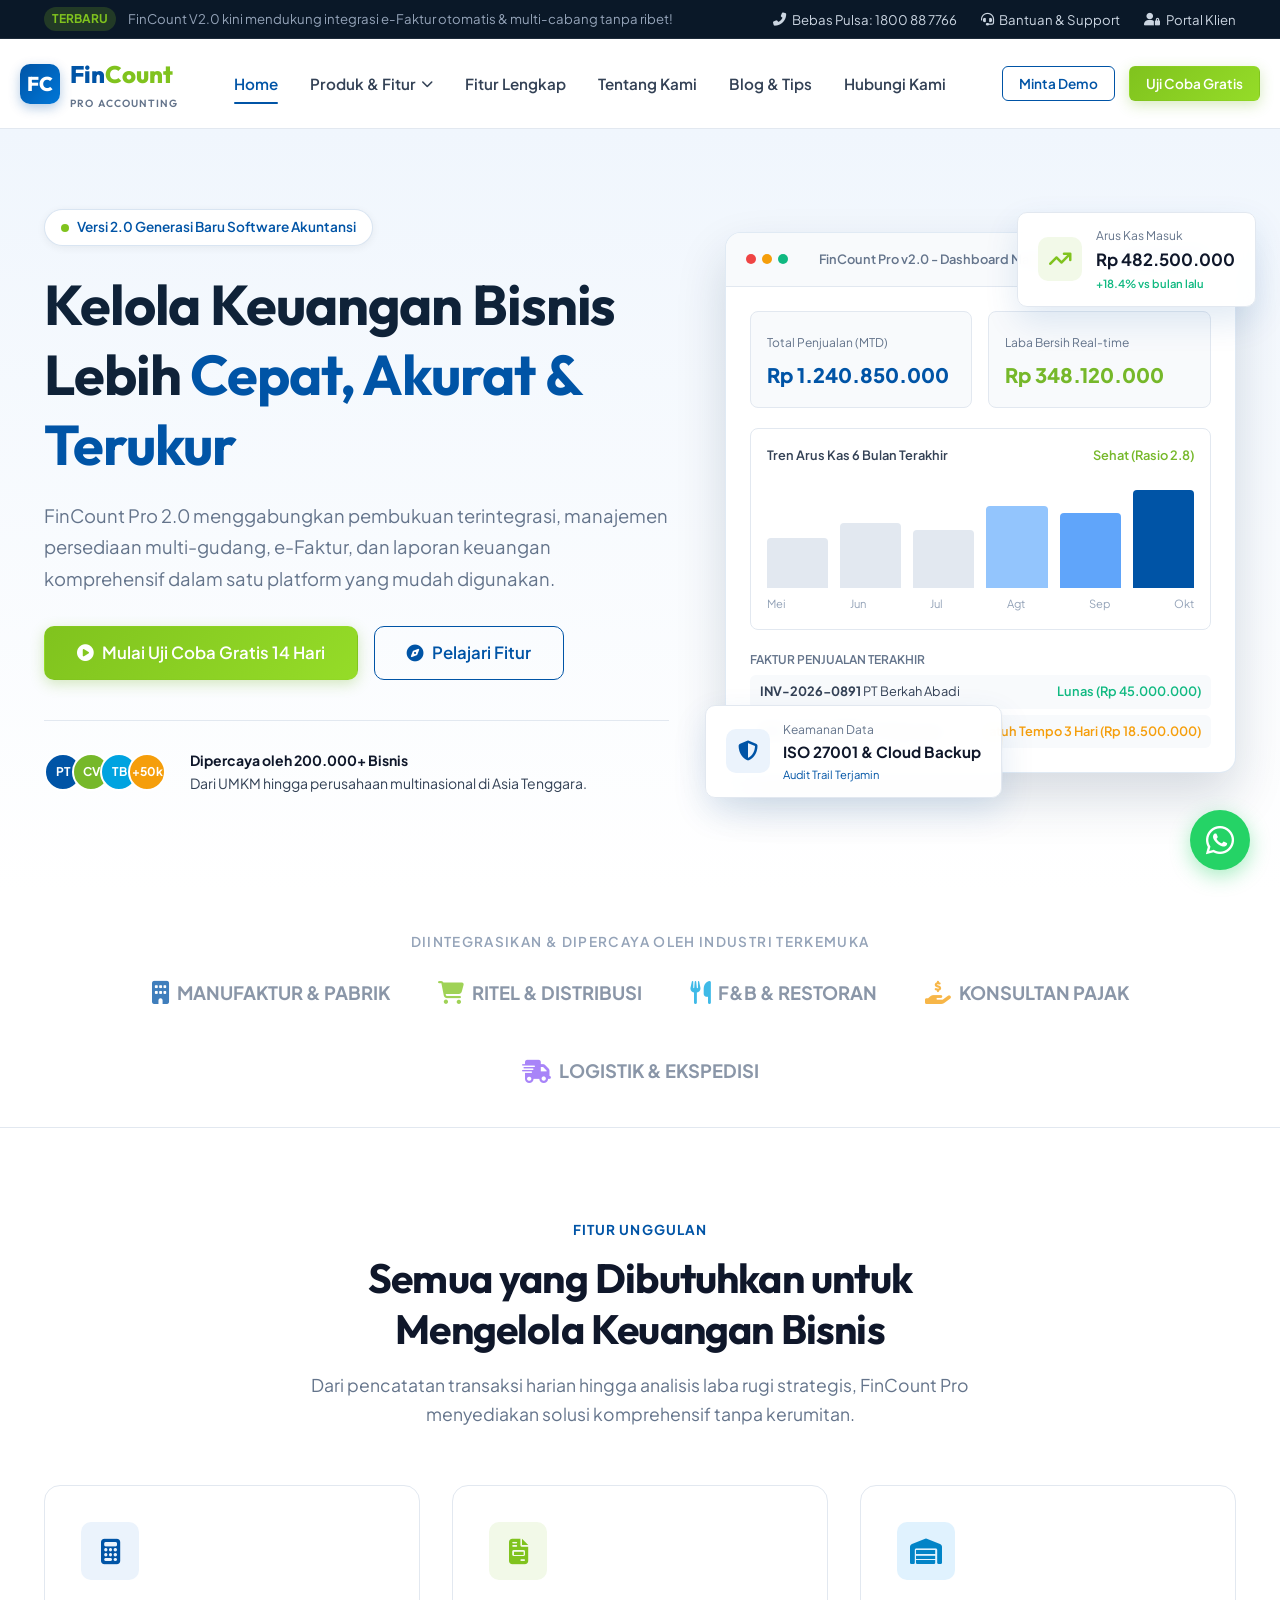
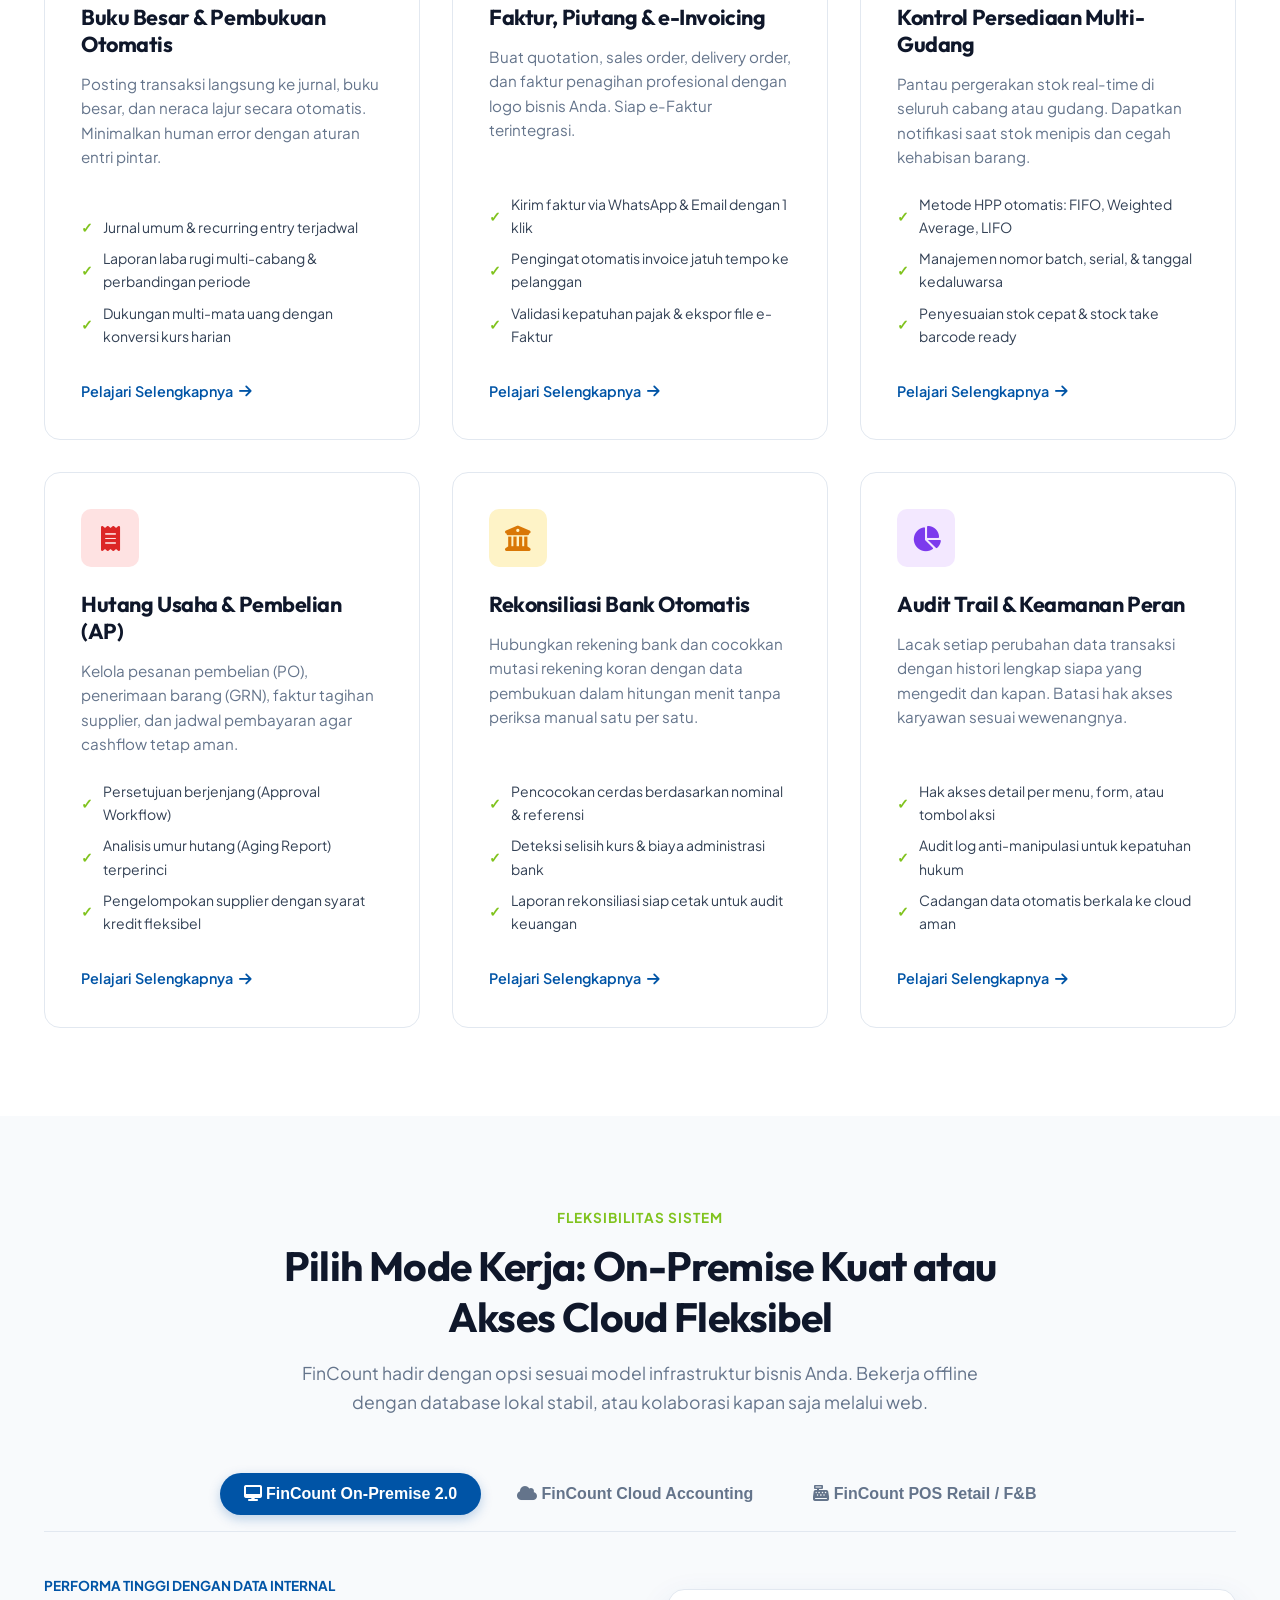
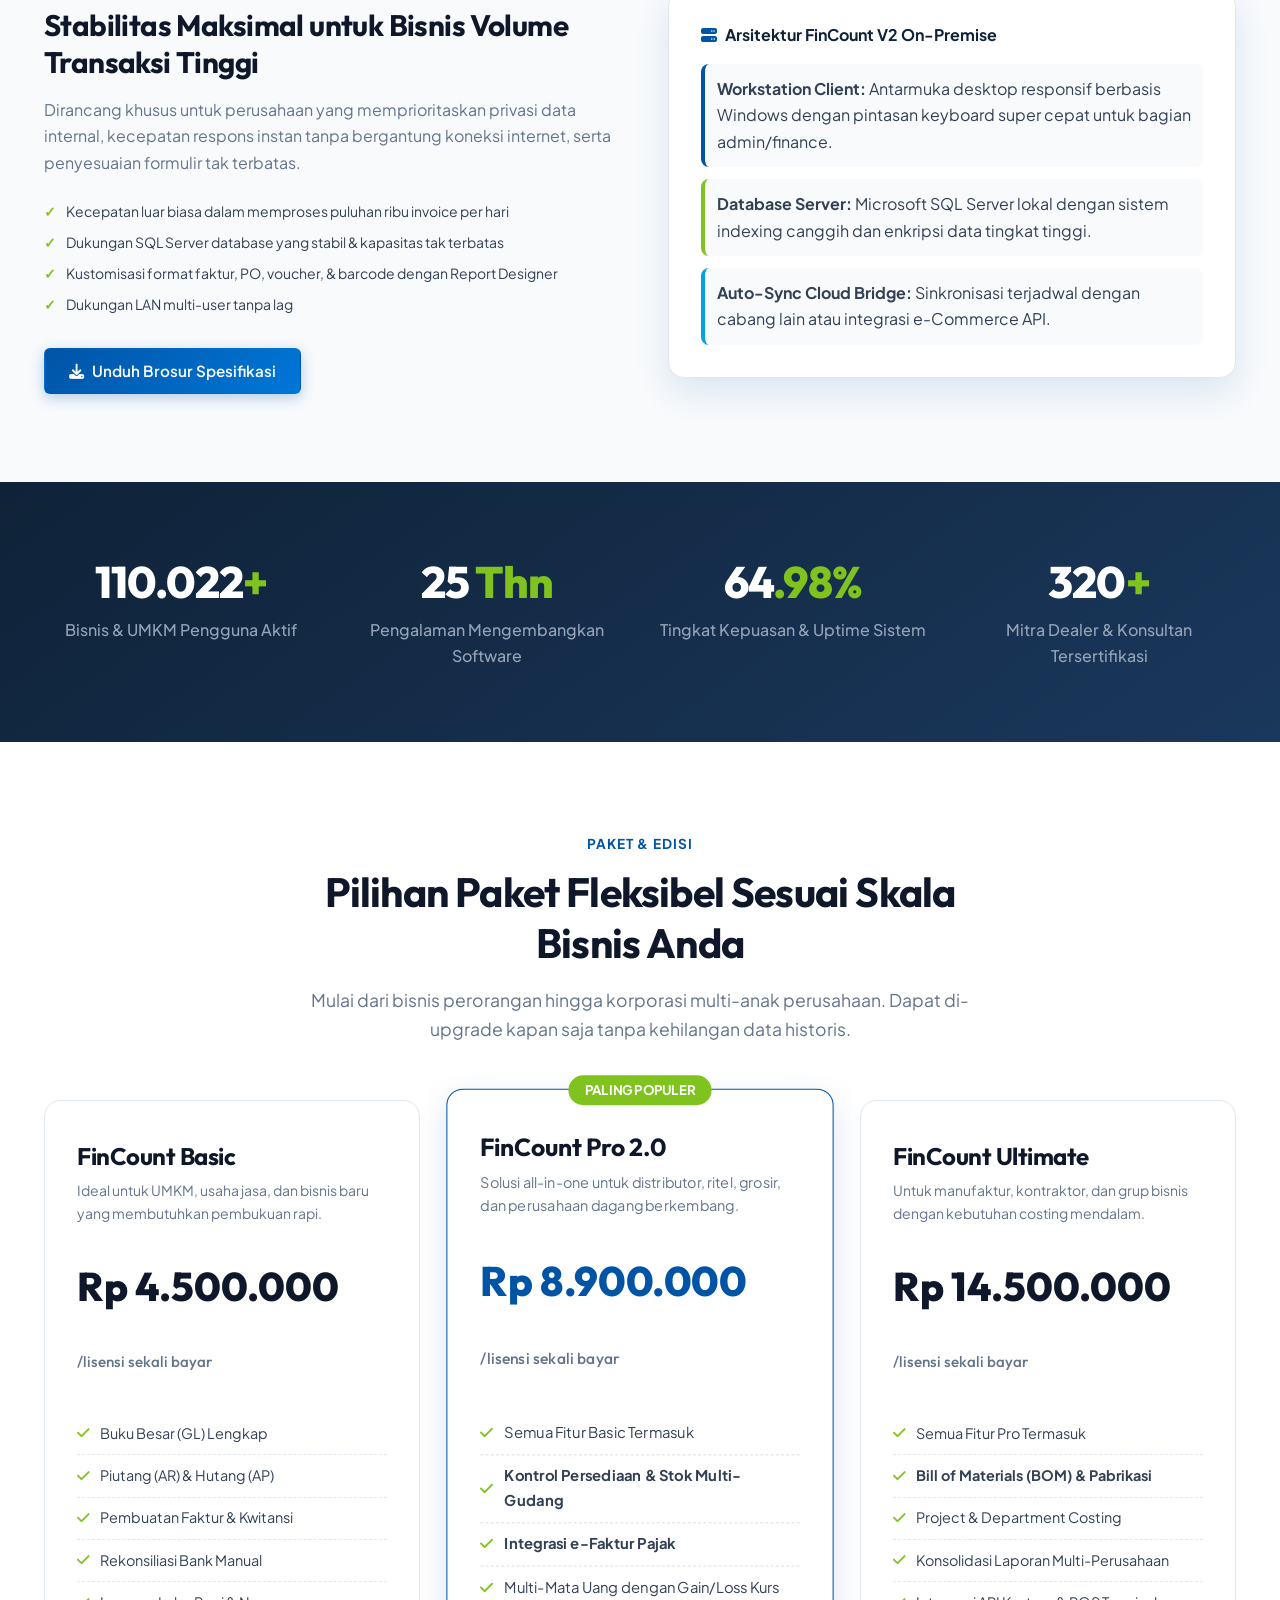
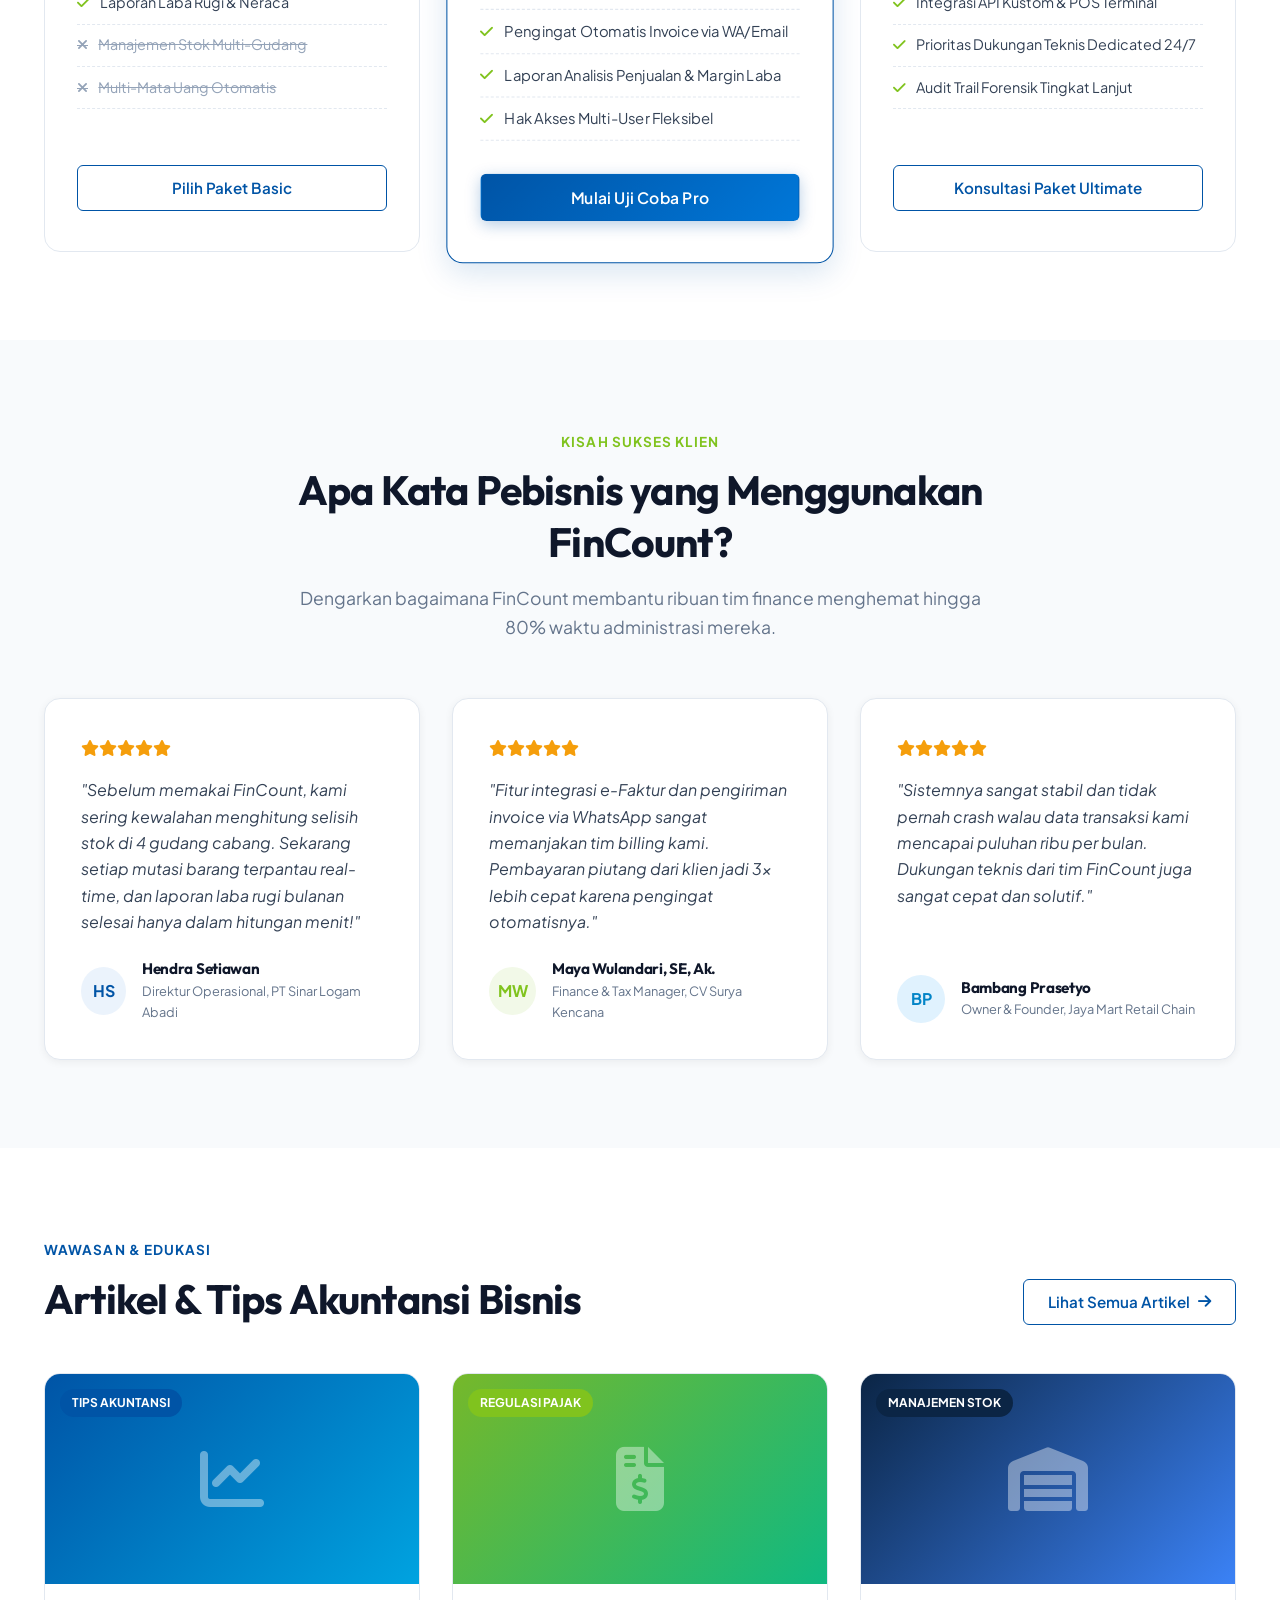
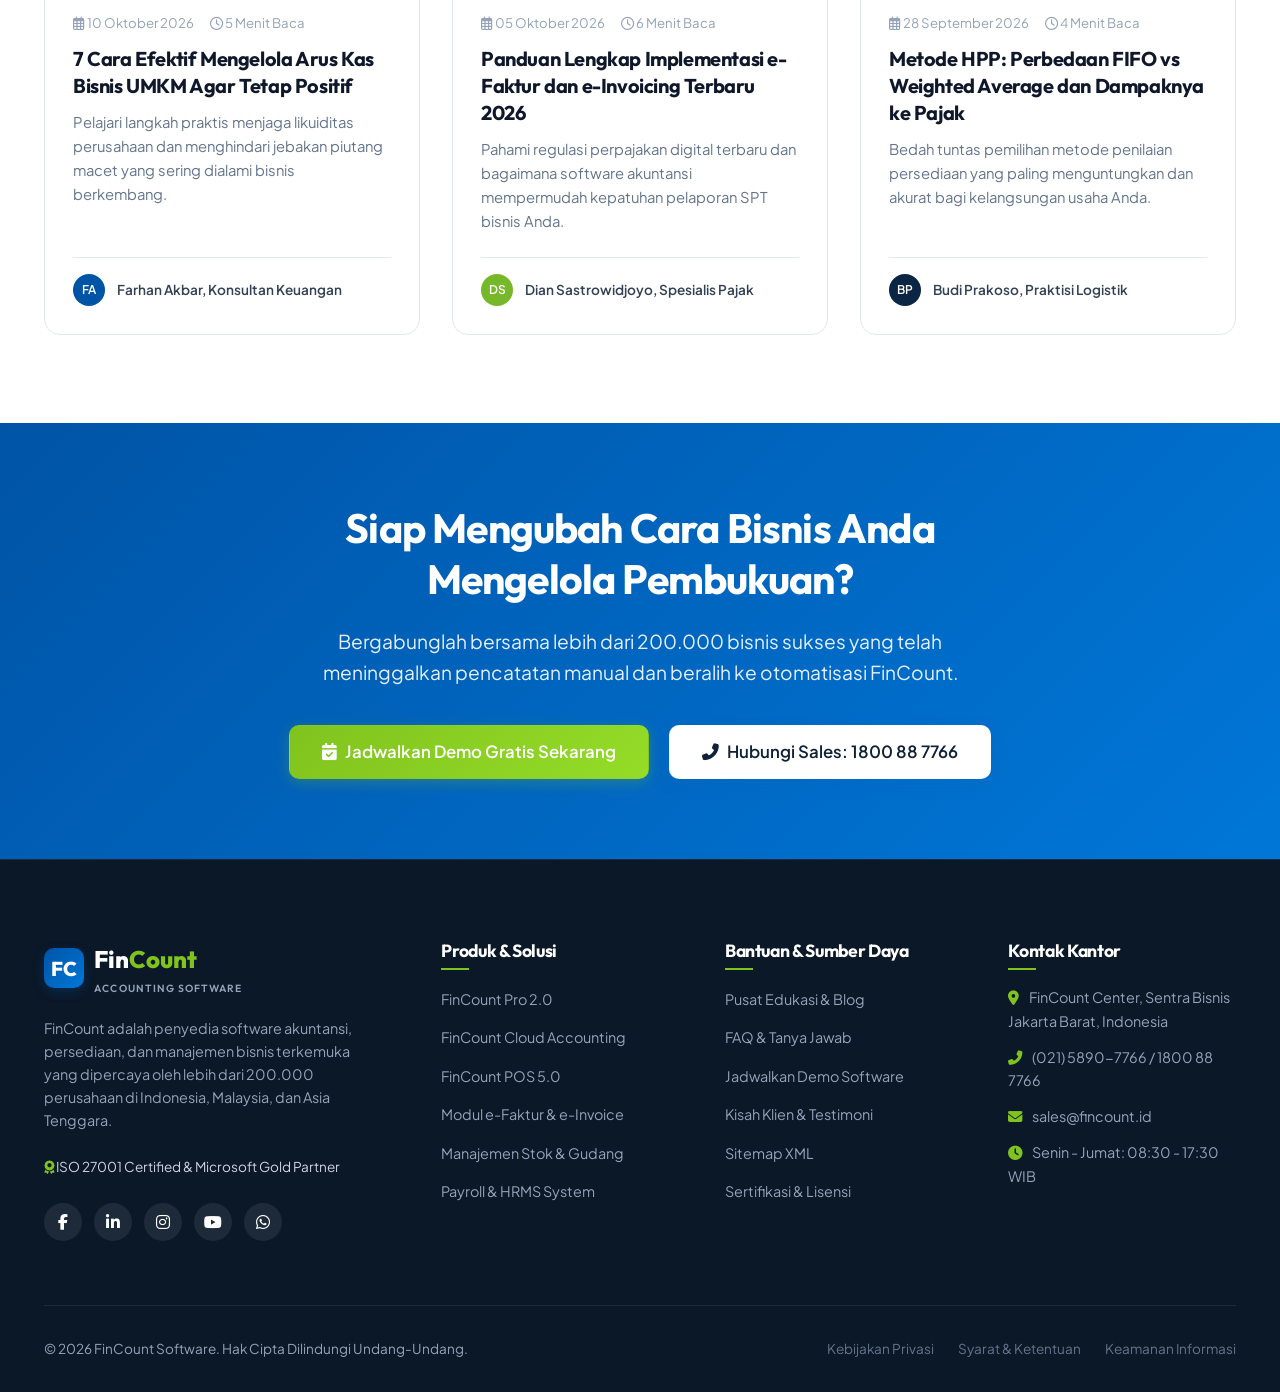
<file: index.html>
<!DOCTYPE html>
<html lang="id">
<head>
  <!-- SEO Basics -->
  <meta charset="UTF-8">
  <meta name="viewport" content="width=device-width, initial-scale=1.0">
  <meta http-equiv="X-UA-Compatible" content="IE=edge">
  <title>FinCount Pro 2.0 | Software Akuntansi All-in-One Terbaik untuk Bisnis & UMKM</title>
  <meta name="description" content="Kelola keuangan, pembukuan, stok gudang, dan e-Faktur bisnis Anda dengan FinCount Pro V2. Aman, cepat, terintegrasi, dan dipercaya oleh lebih dari 200.000 bisnis.">
  <meta name="keywords" content="software akuntansi, fincount accounting, aplikasi pembukuan bisnis, software accounting indonesia, e-faktur pajak, manajemen persediaan, laporan keuangan otomatis, aplikasi kasir dan akuntansi">
  <meta name="author" content="FinCount Software">
  <link rel="canonical" href="https://fincount.id/">

  <!-- Open Graph / Facebook -->
  <meta property="og:type" content="website">
  <meta property="og:url" content="https://fincount.id/">
  <meta property="og:title" content="FinCount Pro 2.0 | Software Akuntansi All-in-One untuk Bisnis">
  <meta property="og:description" content="Tingkatkan efisiensi bisnis dengan software akuntansi nomor 1. Laporan real-time, kontrol stok multi-gudang, dan kepatuhan perpajakan modern.">
  <meta property="og:image" content="https://www.fincount.id/assets/images/logo.png">

  <!-- Twitter Card -->
  <meta name="twitter:card" content="summary_large_image">
  <meta name="twitter:title" content="FinCount Pro 2.0 | Software Akuntansi Terbaik">
  <meta name="twitter:description" content="Solusi pembukuan dan akuntansi canggih untuk akselerasi pertumbuhan bisnis Anda. Coba gratis 14 hari!">
  <meta name="twitter:image" content="https://www.fincount.id/assets/images/logo.png">

  <!-- Favicon & Fonts -->
  <link rel="icon" type="image/png" href="https://www.fincount.id/assets/images/favicon.ico">
  <link rel="preconnect" href="https://fonts.googleapis.com">
  <link rel="preconnect" href="https://fonts.gstatic.com" crossorigin>
  <link href="https://fonts.googleapis.com/css2?family=Outfit:wght@500;600;700;800&family=Plus+Jakarta+Sans:wght@400;500;600;700&display=swap" rel="stylesheet">
  
  <!-- Font Awesome Icons -->
  <link rel="stylesheet" href="https://cdnjs.cloudflare.com/ajax/libs/font-awesome/6.5.1/css/all.min.css">

  <!-- Stylesheet -->
  <link rel="stylesheet" href="assets/css/style.css">

  <!-- Schema.org Structured Data (JSON-LD) -->
  <script type="application/ld+json">
  {
    "@context": "https://schema.org",
    "@type": "SoftwareApplication",
    "name": "FinCount Pro",
    "operatingSystem": "Windows 10, Windows 11, Cloud Web Browser",
    "applicationCategory": "BusinessApplication",
    "aggregateRating": {
      "@type": "AggregateRating",
      "ratingValue": "4.9",
      "ratingCount": "1250"
    },
    "offers": {
      "@type": "Offer",
      "price": "0",
      "priceCurrency": "IDR",
      "description": "Uji Coba Gratis 14 Hari"
    },
    "description": "Software akuntansi lengkap untuk bisnis dan UMKM dengan modul Buku Besar, Piutang, Hutang, Multi-Mata Uang, dan e-Faktur terintegrasi."
  }
  </script>
</head>
<body>

  <!-- Top Notification Bar -->
  <div class="top-bar">
    <div class="container top-bar-inner">
      <div style="display: flex; align-items: center; gap: 0.75rem;">
        <span class="top-bar-badge">TERBARU</span>
        <span>FinCount V2.0 kini mendukung integrasi e-Faktur otomatis & multi-cabang tanpa ribet!</span>
      </div>
      <ul class="top-bar-links">
        <li><a href="tel:1800887766"><i class="fas fa-phone-alt"></i> Bebas Pulsa: 1800 88 7766</a></li>
        <li><a href="contact.html"><i class="fas fa-headset"></i> Bantuan & Support</a></li>
        <li><a href="contact.html"><i class="fas fa-user-lock"></i> Portal Klien</a></li>
      </ul>
    </div>
  </div>

  <!-- Main Navigation Header -->
  <header class="site-header">
    <div class="container navbar-inner">
      <a href="index.html" class="brand-logo" aria-label="FinCount Logo">
        <div class="logo-icon">FC</div>
        <div>
          <span>Fin<span class="highlight">Count</span></span>
          <span class="logo-sub">Pro Accounting</span>
        </div>
      </a>

      <!-- Desktop & Mobile Navigation Menu -->
      <nav>
        <ul class="nav-menu">
          <li><a href="index.html" class="nav-link active">Home</a></li>
          <li class="has-dropdown">
            <a href="product.html" class="nav-link">Produk & Fitur <i class="fas fa-chevron-down" style="font-size: 0.75rem;"></i></a>
            <ul class="dropdown-menu">
              <li class="dropdown-item">
                <a href="product.html#overview">
                  <div class="item-icon" style="background: var(--primary-light); color: var(--primary);">
                    <i class="fas fa-desktop"></i>
                  </div>
                  <div>
                    <strong>Accounting 2.0 (On-Premise)</strong>
                    <span class="item-desc">Solusi finansial & pembukuan lokal berkecepatan tinggi</span>
                  </div>
                </a>
              </li>
              <li class="dropdown-item">
                <a href="product.html#cloud">
                  <div class="item-icon" style="background: var(--accent-light); color: var(--accent);">
                    <i class="fas fa-cloud"></i>
                  </div>
                  <div>
                    <strong>Cloud Accounting</strong>
                    <span class="item-desc">Akses pembukuan kapan saja via browser web & mobile</span>
                  </div>
                </a>
              </li>
              <li class="dropdown-item">
                <a href="product.html#pos">
                  <div class="item-icon" style="background: #E0F2FE; color: #0284C7;">
                    <i class="fas fa-cash-register"></i>
                  </div>
                  <div>
                    <strong>FinCount POS 5.0</strong>
                    <span class="item-desc">Mesin kasir ritel & F&B multi-outlet terintegrasi</span>
                  </div>
                </a>
              </li>
              <li class="dropdown-item">
                <a href="product.html#einvoice">
                  <div class="item-icon" style="background: #DCFCE7; color: #166534;">
                    <i class="fas fa-qrcode"></i>
                  </div>
                  <div>
                    <strong>LHDN e-Invoice Solution</strong>
                    <span class="item-desc">Validasi faktur pajak digital & QR code otomatis</span>
                  </div>
                </a>
              </li>
              <li class="dropdown-item">
                <a href="product.html#inventory">
                  <div class="item-icon" style="background: #FEF3C7; color: #D97706;">
                    <i class="fas fa-warehouse"></i>
                  </div>
                  <div>
                    <strong>Kontrol Persediaan & Stok</strong>
                    <span class="item-desc">Multi-gudang, batch tracking, dan HPP presisi</span>
                  </div>
                </a>
              </li>
            </ul>
          </li>
          <li><a href="product.html" class="nav-link">Fitur Lengkap</a></li>
          <li><a href="about.html" class="nav-link">Tentang Kami</a></li>
          <li><a href="blog.html" class="nav-link">Blog & Tips</a></li>
          <li><a href="contact.html" class="nav-link">Hubungi Kami</a></li>
        </ul>
      </nav>

      <!-- Nav Action CTAs -->
      <div class="nav-actions">
        <a href="contact.html" class="btn btn-outline btn-sm">Minta Demo</a>
        <a href="contact.html" class="btn btn-accent btn-sm">Uji Coba Gratis</a>
      </div>

      <!-- Hamburger Button (Mobile) -->
      <button class="mobile-toggle" aria-label="Toggle Menu">
        <i class="fas fa-bars"></i>
      </button>
    </div>
  </header>

  <!-- Hero Section -->
  <section class="hero-section">
    <div class="container hero-grid">
      <div class="hero-content">
        <div class="hero-badge">
          <span class="pulse-dot"></span>
          <span>Versi 2.0 Generasi Baru Software Akuntansi</span>
        </div>
        <h1 class="hero-title">
          Kelola Keuangan Bisnis Lebih <span class="text-highlight">Cepat, Akurat & Terukur</span>
        </h1>
        <p class="hero-desc">
          FinCount Pro 2.0 menggabungkan pembukuan terintegrasi, manajemen persediaan multi-gudang, e-Faktur, dan laporan keuangan komprehensif dalam satu platform yang mudah digunakan.
        </p>
        <div class="hero-cta-group">
          <a href="contact.html" class="btn btn-accent btn-lg">
            <i class="fas fa-play-circle"></i> Mulai Uji Coba Gratis 14 Hari
          </a>
          <a href="product.html" class="btn btn-outline btn-lg">
            <i class="fas fa-compass"></i> Pelajari Fitur
          </a>
        </div>
        <div class="hero-trust">
          <div class="trust-avatars">
            <div class="trust-avatar" style="background:#0054A6; color:#fff;">PT</div>
            <div class="trust-avatar" style="background:#76B82A; color:#fff;">CV</div>
            <div class="trust-avatar" style="background:#00A3E0; color:#fff;">TB</div>
            <div class="trust-avatar" style="background:#F59E0B; color:#fff;">+50k</div>
          </div>
          <div class="trust-text">
            <strong>Dipercaya oleh 200.000+ Bisnis</strong>
            <span>Dari UMKM hingga perusahaan multinasional di Asia Tenggara.</span>
          </div>
        </div>
      </div>

      <!-- Hero Dashboard Preview Visual -->
      <div class="mockup-wrapper">
        <!-- Floating Stat 1 -->
        <div class="floating-stat floating-stat-1">
          <div class="stat-icon green">
            <i class="fas fa-arrow-trend-up"></i>
          </div>
          <div>
            <div style="font-size: 0.75rem; color: var(--text-muted);">Arus Kas Masuk</div>
            <div style="font-weight: 700; font-size: 1.05rem; color: var(--text-main);">Rp 482.500.000</div>
            <div style="font-size: 0.7rem; color: #10B981; font-weight: 600;">+18.4% vs bulan lalu</div>
          </div>
        </div>

        <!-- Dashboard UI Mockup Frame -->
        <div class="mockup-card">
          <div class="mockup-header">
            <div class="mockup-dots">
              <span></span><span></span><span></span>
            </div>
            <div style="font-size: 0.8rem; font-weight: 600; color: #64748B;">
              FinCount Pro v2.0 - Dashboard Manajemen
            </div>
            <div class="mockup-badge">ONLINE SYNC</div>
          </div>
          <div class="mockup-body">
            <!-- Simulated Metric Row -->
            <div style="display: grid; grid-template-columns: 1fr 1fr; gap: 1rem; margin-bottom: 1.25rem;">
              <div style="background: #F8FAFC; padding: 1rem; border-radius: 8px; border: 1px solid #E2E8F0;">
                <span style="font-size: 0.75rem; color: #64748B;">Total Penjualan (MTD)</span>
                <div style="font-size: 1.25rem; font-weight: 800; color: #0054A6; margin-top: 4px;">Rp 1.240.850.000</div>
              </div>
              <div style="background: #F8FAFC; padding: 1rem; border-radius: 8px; border: 1px solid #E2E8F0;">
                <span style="font-size: 0.75rem; color: #64748B;">Laba Bersih Real-time</span>
                <div style="font-size: 1.25rem; font-weight: 800; color: #76B82A; margin-top: 4px;">Rp 348.120.000</div>
              </div>
            </div>

            <!-- Simulated Chart Bars -->
            <div style="background: #FFFFFF; border: 1px solid #E2E8F0; border-radius: 8px; padding: 1rem; margin-bottom: 1.25rem;">
              <div style="display: flex; justify-content: space-between; font-size: 0.8rem; font-weight: 600; margin-bottom: 0.75rem;">
                <span>Tren Arus Kas 6 Bulan Terakhir</span>
                <span style="color: #76B82A;">Sehat (Rasio 2.8)</span>
              </div>
              <div style="display: flex; align-items: flex-end; gap: 12px; height: 110px; padding-top: 10px;">
                <div style="flex: 1; height: 50%; background: #E2E8F0; border-radius: 4px 4px 0 0;" title="Mei"></div>
                <div style="flex: 1; height: 65%; background: #E2E8F0; border-radius: 4px 4px 0 0;" title="Jun"></div>
                <div style="flex: 1; height: 58%; background: #E2E8F0; border-radius: 4px 4px 0 0;" title="Jul"></div>
                <div style="flex: 1; height: 82%; background: #93C5FD; border-radius: 4px 4px 0 0;" title="Agt"></div>
                <div style="flex: 1; height: 75%; background: #60A5FA; border-radius: 4px 4px 0 0;" title="Sep"></div>
                <div style="flex: 1; height: 98%; background: #0054A6; border-radius: 4px 4px 0 0;" title="Okt"></div>
              </div>
              <div style="display: flex; justify-content: space-between; font-size: 0.7rem; color: #94A3B8; margin-top: 6px;">
                <span>Mei</span><span>Jun</span><span>Jul</span><span>Agt</span><span>Sep</span><span>Okt</span>
              </div>
            </div>

            <!-- Recent Invoices Table Sample -->
            <div style="font-size: 0.75rem; color: #64748B; font-weight: 600; margin-bottom: 6px;">FAKTUR PENJUALAN TERAKHIR</div>
            <div style="display: flex; flex-direction: column; gap: 6px;">
              <div style="display: flex; justify-content: space-between; padding: 6px 10px; background: #F8FAFC; border-radius: 6px; font-size: 0.8rem;">
                <span><strong>INV-2026-0891</strong> PT Berkah Abadi</span>
                <span style="color: #10B981; font-weight: 600;">Lunas (Rp 45.000.000)</span>
              </div>
              <div style="display: flex; justify-content: space-between; padding: 6px 10px; background: #F8FAFC; border-radius: 6px; font-size: 0.8rem;">
                <span><strong>INV-2026-0892</strong> CV Maju Jaya</span>
                <span style="color: #F59E0B; font-weight: 600;">Jatuh Tempo 3 Hari (Rp 18.500.000)</span>
              </div>
            </div>
          </div>
        </div>

        <!-- Floating Stat 2 -->
        <div class="floating-stat floating-stat-2">
          <div class="stat-icon blue">
            <i class="fas fa-shield-halved"></i>
          </div>
          <div>
            <div style="font-size: 0.75rem; color: var(--text-muted);">Keamanan Data</div>
            <div style="font-weight: 700; font-size: 0.95rem; color: var(--text-main);">ISO 27001 & Cloud Backup</div>
            <div style="font-size: 0.7rem; color: #0054A6;">Audit Trail Terjamin</div>
          </div>
        </div>
      </div>
    </div>
  </section>

  <!-- Partner Logos Banner -->
  <section class="partners-section">
    <div class="container">
      <div class="partners-title">Diintegrasikan & Dipercaya Oleh Industri Terkemuka</div>
      <div class="partners-grid">
        <div class="partner-logo"><i class="fas fa-building fa-lg" style="color: var(--primary);"></i> MANUFAKTUR & PABRIK</div>
        <div class="partner-logo"><i class="fas fa-cart-shopping fa-lg" style="color: var(--accent);"></i> RITEL & DISTRIBUSI</div>
        <div class="partner-logo"><i class="fas fa-utensils fa-lg" style="color: #00A3E0;"></i> F&B & RESTORAN</div>
        <div class="partner-logo"><i class="fas fa-hand-holding-dollar fa-lg" style="color: #F59E0B;"></i> KONSULTAN PAJAK</div>
        <div class="partner-logo"><i class="fas fa-truck-fast fa-lg" style="color: #8B5CF6;"></i> LOGISTIK & EKSPEDISI</div>
      </div>
    </div>
  </section>

  <!-- Core Features Highlights -->
  <section class="section-padding" style="background: #FFFFFF;">
    <div class="container">
      <div class="section-header">
        <span class="section-tag">Fitur Unggulan</span>
        <h2 class="section-title">Semua yang Dibutuhkan untuk Mengelola Keuangan Bisnis</h2>
        <p class="section-desc">
          Dari pencatatan transaksi harian hingga analisis laba rugi strategis, FinCount Pro menyediakan solusi komprehensif tanpa kerumitan.
        </p>
      </div>

      <div class="features-grid">
        <!-- Feature 1 -->
        <div class="feature-card">
          <div class="feature-icon-wrapper">
            <i class="fas fa-calculator"></i>
          </div>
          <h3 class="feature-title">Buku Besar & Pembukuan Otomatis</h3>
          <p class="feature-text">
            Posting transaksi langsung ke jurnal, buku besar, dan neraca lajur secara otomatis. Minimalkan human error dengan aturan entri pintar.
          </p>
          <ul class="feature-list">
            <li>Jurnal umum & recurring entry terjadwal</li>
            <li>Laporan laba rugi multi-cabang & perbandingan periode</li>
            <li>Dukungan multi-mata uang dengan konversi kurs harian</li>
          </ul>
          <a href="product.html#gl" class="feature-link">Pelajari Selengkapnya <i class="fas fa-arrow-right"></i></a>
        </div>

        <!-- Feature 2 -->
        <div class="feature-card">
          <div class="feature-icon-wrapper" style="background: var(--accent-light); color: var(--accent);">
            <i class="fas fa-file-invoice"></i>
          </div>
          <h3 class="feature-title">Faktur, Piutang & e-Invoicing</h3>
          <p class="feature-text">
            Buat quotation, sales order, delivery order, dan faktur penagihan profesional dengan logo bisnis Anda. Siap e-Faktur terintegrasi.
          </p>
          <ul class="feature-list">
            <li>Kirim faktur via WhatsApp & Email dengan 1 klik</li>
            <li>Pengingat otomatis invoice jatuh tempo ke pelanggan</li>
            <li>Validasi kepatuhan pajak & ekspor file e-Faktur</li>
          </ul>
          <a href="product.html#invoicing" class="feature-link">Pelajari Selengkapnya <i class="fas fa-arrow-right"></i></a>
        </div>

        <!-- Feature 3 -->
        <div class="feature-card">
          <div class="feature-icon-wrapper" style="background: #E0F2FE; color: #0284C7;">
            <i class="fas fa-warehouse"></i>
          </div>
          <h3 class="feature-title">Kontrol Persediaan Multi-Gudang</h3>
          <p class="feature-text">
            Pantau pergerakan stok real-time di seluruh cabang atau gudang. Dapatkan notifikasi saat stok menipis dan cegah kehabisan barang.
          </p>
          <ul class="feature-list">
            <li>Metode HPP otomatis: FIFO, Weighted Average, LIFO</li>
            <li>Manajemen nomor batch, serial, & tanggal kedaluwarsa</li>
            <li>Penyesuaian stok cepat & stock take barcode ready</li>
          </ul>
          <a href="product.html#inventory" class="feature-link">Pelajari Selengkapnya <i class="fas fa-arrow-right"></i></a>
        </div>

        <!-- Feature 4 -->
        <div class="feature-card">
          <div class="feature-icon-wrapper" style="background: #FEE2E2; color: #DC2626;">
            <i class="fas fa-receipt"></i>
          </div>
          <h3 class="feature-title">Hutang Usaha & Pembelian (AP)</h3>
          <p class="feature-text">
            Kelola pesanan pembelian (PO), penerimaan barang (GRN), faktur tagihan supplier, dan jadwal pembayaran agar cashflow tetap aman.
          </p>
          <ul class="feature-list">
            <li>Persetujuan berjenjang (Approval Workflow)</li>
            <li>Analisis umur hutang (Aging Report) terperinci</li>
            <li>Pengelompokan supplier dengan syarat kredit fleksibel</li>
          </ul>
          <a href="product.html" class="feature-link">Pelajari Selengkapnya <i class="fas fa-arrow-right"></i></a>
        </div>

        <!-- Feature 5 -->
        <div class="feature-card">
          <div class="feature-icon-wrapper" style="background: #FEF3C7; color: #D97706;">
            <i class="fas fa-building-columns"></i>
          </div>
          <h3 class="feature-title">Rekonsiliasi Bank Otomatis</h3>
          <p class="feature-text">
            Hubungkan rekening bank dan cocokkan mutasi rekening koran dengan data pembukuan dalam hitungan menit tanpa periksa manual satu per satu.
          </p>
          <ul class="feature-list">
            <li>Pencocokan cerdas berdasarkan nominal & referensi</li>
            <li>Deteksi selisih kurs & biaya administrasi bank</li>
            <li>Laporan rekonsiliasi siap cetak untuk audit keuangan</li>
          </ul>
          <a href="product.html#reconciliation" class="feature-link">Pelajari Selengkapnya <i class="fas fa-arrow-right"></i></a>
        </div>

        <!-- Feature 6 -->
        <div class="feature-card">
          <div class="feature-icon-wrapper" style="background: #F3E8FF; color: #7C3AED;">
            <i class="fas fa-chart-pie"></i>
          </div>
          <h3 class="feature-title">Audit Trail & Keamanan Peran</h3>
          <p class="feature-text">
            Lacak setiap perubahan data transaksi dengan histori lengkap siapa yang mengedit dan kapan. Batasi hak akses karyawan sesuai wewenangnya.
          </p>
          <ul class="feature-list">
            <li>Hak akses detail per menu, form, atau tombol aksi</li>
            <li>Audit log anti-manipulasi untuk kepatuhan hukum</li>
            <li>Cadangan data otomatis berkala ke cloud aman</li>
          </ul>
          <a href="product.html" class="feature-link">Pelajari Selengkapnya <i class="fas fa-arrow-right"></i></a>
        </div>
      </div>
    </div>
  </section>

  <!-- Interactive Deep-Dive Tabs -->
  <section class="section-padding" style="background: var(--bg-subtle);">
    <div class="container">
      <div class="section-header">
        <span class="section-tag accent">Fleksibilitas Sistem</span>
        <h2 class="section-title">Pilih Mode Kerja: On-Premise Kuat atau Akses Cloud Fleksibel</h2>
        <p class="section-desc">
          FinCount hadir dengan opsi sesuai model infrastruktur bisnis Anda. Bekerja offline dengan database lokal stabil, atau kolaborasi kapan saja melalui web.
        </p>
      </div>

      <div class="tab-nav">
        <button class="tab-btn active" data-tab="tab-onpremise"><i class="fas fa-desktop"></i> FinCount On-Premise 2.0</button>
        <button class="tab-btn" data-tab="tab-cloud"><i class="fas fa-cloud"></i> FinCount Cloud Accounting</button>
        <button class="tab-btn" data-tab="tab-pos"><i class="fas fa-cash-register"></i> FinCount POS Retail / F&B</button>
      </div>

      <!-- Tab Content 1 -->
      <div id="tab-onpremise" class="tab-content active">
        <div>
          <span style="color: var(--primary); font-weight: 700; font-size: 0.85rem; text-transform: uppercase;">PERFORMA TINGGI DENGAN DATA INTERNAL</span>
          <h3 style="margin: 0.5rem 0 1rem; font-size: 1.85rem;">Stabilitas Maksimal untuk Bisnis Volume Transaksi Tinggi</h3>
          <p style="color: var(--text-muted); margin-bottom: 1.5rem;">
            Dirancang khusus untuk perusahaan yang memprioritaskan privasi data internal, kecepatan respons instan tanpa bergantung koneksi internet, serta penyesuaian formulir tak terbatas.
          </p>
          <ul class="feature-list" style="margin-bottom: 2rem;">
            <li>Kecepatan luar biasa dalam memproses puluhan ribu invoice per hari</li>
            <li>Dukungan SQL Server database yang stabil & kapasitas tak terbatas</li>
            <li>Kustomisasi format faktur, PO, voucher, & barcode dengan Report Designer</li>
            <li>Dukungan LAN multi-user tanpa lag</li>
          </ul>
          <a href="product.html" class="btn btn-primary"><i class="fas fa-download"></i> Unduh Brosur Spesifikasi</a>
        </div>
        <div>
          <div style="background: #FFFFFF; border-radius: 16px; padding: 2rem; border: 1px solid var(--border-light); box-shadow: var(--shadow-lg);">
            <div style="font-weight: 700; color: var(--secondary); margin-bottom: 1rem; display: flex; align-items: center; gap: 8px;">
              <i class="fas fa-server" style="color: var(--primary);"></i> Arsitektur FinCount V2 On-Premise
            </div>
            <div style="display: flex; flex-direction: column; gap: 12px;">
              <div style="padding: 12px; background: #F8FAFC; border-radius: 8px; border-left: 4px solid var(--primary);">
                <strong>Workstation Client:</strong> Antarmuka desktop responsif berbasis Windows dengan pintasan keyboard super cepat untuk bagian admin/finance.
              </div>
              <div style="padding: 12px; background: #F8FAFC; border-radius: 8px; border-left: 4px solid var(--accent);">
                <strong>Database Server:</strong> Microsoft SQL Server lokal dengan sistem indexing canggih dan enkripsi data tingkat tinggi.
              </div>
              <div style="padding: 12px; background: #F8FAFC; border-radius: 8px; border-left: 4px solid var(--cyan);">
                <strong>Auto-Sync Cloud Bridge:</strong> Sinkronisasi terjadwal dengan cabang lain atau integrasi e-Commerce API.
              </div>
            </div>
          </div>
        </div>
      </div>

      <!-- Tab Content 2 -->
      <div id="tab-cloud" class="tab-content">
        <div>
          <span style="color: var(--accent); font-weight: 700; font-size: 0.85rem; text-transform: uppercase;">MOBILITAS TANPA BATAS</span>
          <h3 style="margin: 0.5rem 0 1rem; font-size: 1.85rem;">Pantau Keuangan Kapan Saja & Di Mana Saja</h3>
          <p style="color: var(--text-muted); margin-bottom: 1.5rem;">
            Akses dashboard pembukuan langsung melalui browser HP, tablet, atau laptop. Cocok untuk pemilik bisnis yang dinamis dan tim kerja remote.
          </p>
          <ul class="feature-list" style="margin-bottom: 2rem;">
            <li>Tanpa instalasi server, cukup login melalui web browser modern</li>
            <li>Pembaruan otomatis sistem dan aturan pajak tanpa instalasi ulang</li>
            <li>Aplikasi mobile untuk persetujuan invoice dan cek stok instan</li>
            <li>Pencadangan cloud harian otomatis dengan standar keamanan global</li>
          </ul>
          <a href="contact.html" class="btn btn-accent"><i class="fas fa-rocket"></i> Coba FinCount Cloud Gratis</a>
        </div>
        <div>
          <div style="background: #FFFFFF; border-radius: 16px; padding: 2rem; border: 1px solid var(--border-light); box-shadow: var(--shadow-lg);">
            <div style="font-weight: 700; color: var(--secondary); margin-bottom: 1rem; display: flex; align-items: center; gap: 8px;">
              <i class="fas fa-cloud-arrow-up" style="color: var(--accent);"></i> Manfaat FinCount Cloud
            </div>
            <div style="display: flex; flex-direction: column; gap: 12px;">
              <div style="padding: 12px; background: #F8FAFC; border-radius: 8px; border-left: 4px solid var(--accent);">
                <strong>Kolaborasi Multi-Cabang:</strong> Kantor pusat di Jakarta dan cabang di Surabaya melihat data inventaris yang sama secara langsung.
              </div>
              <div style="padding: 12px; background: #F8FAFC; border-radius: 8px; border-left: 4px solid var(--primary);">
                <strong>Akses Akuntan Eksternal:</strong> Berikan akses read-only atau auditor kepada konsultan pajak tanpa perlu kirim file Excel.
              </div>
              <div style="padding: 12px; background: #F8FAFC; border-radius: 8px; border-left: 4px solid #10B981;">
                <strong>Keamanan Server Huawei Cloud:</strong> Enkripsi SSL 256-bit dan proteksi firewall tingkat korporasi.
              </div>
            </div>
          </div>
        </div>
      </div>

      <!-- Tab Content 3 -->
      <div id="tab-pos" class="tab-content">
        <div>
          <span style="color: var(--cyan); font-weight: 700; font-size: 0.85rem; text-transform: uppercase;">INTEGRASI KASIR DAN PEMBUKUAN</span>
          <h3 style="margin: 0.5rem 0 1rem; font-size: 1.85rem;">Solusi POS 5.0 yang Terhubung Langsung ke Laba Rugi</h3>
          <p style="color: var(--text-muted); margin-bottom: 1.5rem;">
            Hilangkan proses input ulang penjualan toko fisik. Setiap struk kasir yang dicetak langsung memotong stok gudang dan mencatat pendapatan di buku besar FinCount.
          </p>
          <ul class="feature-list" style="margin-bottom: 2rem;">
            <li>Mendukung layar sentuh, scanner barcode, laci uang, & printer struk</li>
            <li>Mode kasir offline: tetap bisa transaksi saat internet toko terputus</li>
            <li>Manajemen program loyalitas member, poin diskon, & promosi bundle</li>
            <li>Laporan tutup kasir shift harian dengan rekapitulasi pembayaran QRIS/EDC</li>
          </ul>
          <a href="product.html" class="btn btn-outline"><i class="fas fa-cash-register"></i> Lihat Fitur POS 5.0</a>
        </div>
        <div>
          <div style="background: #FFFFFF; border-radius: 16px; padding: 2rem; border: 1px solid var(--border-light); box-shadow: var(--shadow-lg);">
            <div style="font-weight: 700; color: var(--secondary); margin-bottom: 1rem; display: flex; align-items: center; gap: 8px;">
              <i class="fas fa-store" style="color: var(--cyan);"></i> Alur Sinkronisasi POS & Accounting
            </div>
            <div style="display: flex; flex-direction: column; gap: 12px;">
              <div style="padding: 12px; background: #F8FAFC; border-radius: 8px; border-left: 4px solid var(--cyan);">
                <strong>1. Transaksi Kasir:</strong> Kasir melayani pembeli dengan kecepatan scan 0.2 detik per item.
              </div>
              <div style="padding: 12px; background: #F8FAFC; border-radius: 8px; border-left: 4px solid var(--accent);">
                <strong>2. Potong Stok Otomatis:</strong> Stok di toko berkurang seketika dan tercatat di kartu persediaan.
              </div>
              <div style="padding: 12px; background: #F8FAFC; border-radius: 8px; border-left: 4px solid var(--primary);">
                <strong>3. Posting Akuntansi:</strong> Jurnal penjualan, PPN keluaran, dan penerimaan kas otomatis masuk ke laporan keuangan pusat.
              </div>
            </div>
          </div>
        </div>
      </div>
    </div>
  </section>

  <!-- Live Statistics Counter -->
  <section class="stats-section">
    <div class="container">
      <div class="stats-grid">
        <div class="stat-item">
          <h3><span class="stat-number" data-target="200000">0</span><span class="plus">+</span></h3>
          <p>Bisnis & UMKM Pengguna Aktif</p>
        </div>
        <div class="stat-item">
          <h3><span class="stat-number" data-target="25">0</span><span class="plus"> Thn</span></h3>
          <p>Pengalaman Mengembangkan Software</p>
        </div>
        <div class="stat-item">
          <h3><span class="stat-number" data-target="99">0</span><span class="plus">.98%</span></h3>
          <p>Tingkat Kepuasan & Uptime Sistem</p>
        </div>
        <div class="stat-item">
          <h3><span class="stat-number" data-target="600">0</span><span class="plus">+</span></h3>
          <p>Mitra Dealer & Konsultan Tersertifikasi</p>
        </div>
      </div>
    </div>
  </section>

  <!-- Pricing & Editions Comparison -->
  <section class="section-padding" style="background: #FFFFFF;">
    <div class="container">
      <div class="section-header">
        <span class="section-tag">Paket & Edisi</span>
        <h2 class="section-title">Pilihan Paket Fleksibel Sesuai Skala Bisnis Anda</h2>
        <p class="section-desc">
          Mulai dari bisnis perorangan hingga korporasi multi-anak perusahaan. Dapat di-upgrade kapan saja tanpa kehilangan data historis.
        </p>
      </div>

      <div class="pricing-grid">
        <!-- Express Edition -->
        <div class="pricing-card">
          <h3 class="pricing-title">FinCount Basic</h3>
          <p class="pricing-desc">Ideal untuk UMKM, usaha jasa, dan bisnis baru yang membutuhkan pembukuan rapi.</p>
          <div class="pricing-price">
            Rp 4.500.000 <span class="period">/lisensi sekali bayar</span>
          </div>
          <ul class="pricing-features">
            <li><i class="fas fa-check" style="color: var(--accent);"></i> Buku Besar (GL) Lengkap</li>
            <li><i class="fas fa-check" style="color: var(--accent);"></i> Piutang (AR) & Hutang (AP)</li>
            <li><i class="fas fa-check" style="color: var(--accent);"></i> Pembuatan Faktur & Kwitansi</li>
            <li><i class="fas fa-check" style="color: var(--accent);"></i> Rekonsiliasi Bank Manual</li>
            <li><i class="fas fa-check" style="color: var(--accent);"></i> Laporan Laba Rugi & Neraca</li>
            <li class="disabled"><i class="fas fa-times" style="color: var(--text-light);"></i> Manajemen Stok Multi-Gudang</li>
            <li class="disabled"><i class="fas fa-times" style="color: var(--text-light);"></i> Multi-Mata Uang Otomatis</li>
          </ul>
          <a href="contact.html?plan=Basic" class="btn btn-outline" style="width: 100%;">Pilih Paket Basic</a>
        </div>

        <!-- Pro Edition (Featured) -->
        <div class="pricing-card featured">
          <span class="pricing-badge">PALING POPULER</span>
          <h3 class="pricing-title">FinCount Pro 2.0</h3>
          <p class="pricing-desc">Solusi all-in-one untuk distributor, ritel, grosir, dan perusahaan dagang berkembang.</p>
          <div class="pricing-price" style="color: var(--primary);">
            Rp 8.900.000 <span class="period">/lisensi sekali bayar</span>
          </div>
          <ul class="pricing-features">
            <li><i class="fas fa-check" style="color: var(--accent);"></i> Semua Fitur Basic Termasuk</li>
            <li><i class="fas fa-check" style="color: var(--accent);"></i> <strong>Kontrol Persediaan & Stok Multi-Gudang</strong></li>
            <li><i class="fas fa-check" style="color: var(--accent);"></i> <strong>Integrasi e-Faktur Pajak</strong></li>
            <li><i class="fas fa-check" style="color: var(--accent);"></i> Multi-Mata Uang dengan Gain/Loss Kurs</li>
            <li><i class="fas fa-check" style="color: var(--accent);"></i> Pengingat Otomatis Invoice via WA/Email</li>
            <li><i class="fas fa-check" style="color: var(--accent);"></i> Laporan Analisis Penjualan & Margin Laba</li>
            <li><i class="fas fa-check" style="color: var(--accent);"></i> Hak Akses Multi-User Fleksibel</li>
          </ul>
          <a href="contact.html?plan=Pro" class="btn btn-primary" style="width: 100%;">Mulai Uji Coba Pro</a>
        </div>

        <!-- Ultimate / Premium Edition -->
        <div class="pricing-card">
          <h3 class="pricing-title">FinCount Ultimate</h3>
          <p class="pricing-desc">Untuk manufaktur, kontraktor, dan grup bisnis dengan kebutuhan costing mendalam.</p>
          <div class="pricing-price">
            Rp 14.500.000 <span class="period">/lisensi sekali bayar</span>
          </div>
          <ul class="pricing-features">
            <li><i class="fas fa-check" style="color: var(--accent);"></i> Semua Fitur Pro Termasuk</li>
            <li><i class="fas fa-check" style="color: var(--accent);"></i> <strong>Bill of Materials (BOM) & Pabrikasi</strong></li>
            <li><i class="fas fa-check" style="color: var(--accent);"></i> Project & Department Costing</li>
            <li><i class="fas fa-check" style="color: var(--accent);"></i> Konsolidasi Laporan Multi-Perusahaan</li>
            <li><i class="fas fa-check" style="color: var(--accent);"></i> Integrasi API Kustom & POS Terminal</li>
            <li><i class="fas fa-check" style="color: var(--accent);"></i> Prioritas Dukungan Teknis Dedicated 24/7</li>
            <li><i class="fas fa-check" style="color: var(--accent);"></i> Audit Trail Forensik Tingkat Lanjut</li>
          </ul>
          <a href="contact.html?plan=Ultimate" class="btn btn-outline" style="width: 100%;">Konsultasi Paket Ultimate</a>
        </div>
      </div>
    </div>
  </section>

  <!-- Testimonials Section -->
  <section class="section-padding testimonials-section">
    <div class="container">
      <div class="section-header">
        <span class="section-tag accent">Kisah Sukses Klien</span>
        <h2 class="section-title">Apa Kata Pebisnis yang Menggunakan FinCount?</h2>
        <p class="section-desc">
          Dengarkan bagaimana FinCount membantu ribuan tim finance menghemat hingga 80% waktu administrasi mereka.
        </p>
      </div>

      <div class="testimonials-grid">
        <div class="testimonial-card">
          <div class="testimonial-rating">
            <i class="fas fa-star"></i><i class="fas fa-star"></i><i class="fas fa-star"></i><i class="fas fa-star"></i><i class="fas fa-star"></i>
          </div>
          <p class="testimonial-text">
            "Sebelum memakai FinCount, kami sering kewalahan menghitung selisih stok di 4 gudang cabang. Sekarang setiap mutasi barang terpantau real-time, dan laporan laba rugi bulanan selesai hanya dalam hitungan menit!"
          </p>
          <div class="testimonial-author">
            <div class="author-avatar">HS</div>
            <div class="author-info">
              <h4>Hendra Setiawan</h4>
              <p>Direktur Operasional, PT Sinar Logam Abadi</p>
            </div>
          </div>
        </div>

        <div class="testimonial-card">
          <div class="testimonial-rating">
            <i class="fas fa-star"></i><i class="fas fa-star"></i><i class="fas fa-star"></i><i class="fas fa-star"></i><i class="fas fa-star"></i>
          </div>
          <p class="testimonial-text">
            "Fitur integrasi e-Faktur dan pengiriman invoice via WhatsApp sangat memanjakan tim billing kami. Pembayaran piutang dari klien jadi 3x lebih cepat karena pengingat otomatisnya."
          </p>
          <div class="testimonial-author">
            <div class="author-avatar" style="background: var(--accent-light); color: var(--accent);">MW</div>
            <div class="author-info">
              <h4>Maya Wulandari, SE, Ak.</h4>
              <p>Finance & Tax Manager, CV Surya Kencana</p>
            </div>
          </div>
        </div>

        <div class="testimonial-card">
          <div class="testimonial-rating">
            <i class="fas fa-star"></i><i class="fas fa-star"></i><i class="fas fa-star"></i><i class="fas fa-star"></i><i class="fas fa-star"></i>
          </div>
          <p class="testimonial-text">
            "Sistemnya sangat stabil dan tidak pernah crash walau data transaksi kami mencapai puluhan ribu per bulan. Dukungan teknis dari tim FinCount juga sangat cepat dan solutif."
          </p>
          <div class="testimonial-author">
            <div class="author-avatar" style="background: #E0F2FE; color: #0284C7;">BP</div>
            <div class="author-info">
              <h4>Bambang Prasetyo</h4>
              <p>Owner & Founder, Jaya Mart Retail Chain</p>
            </div>
          </div>
        </div>
      </div>
    </div>
  </section>

  <!-- Blog Preview Section -->
  <section class="section-padding" style="background: #FFFFFF;">
    <div class="container">
      <div style="display: flex; justify-content: space-between; align-items: flex-end; margin-bottom: 3rem; flex-wrap: gap: 1rem;">
        <div>
          <span class="section-tag">Wawasan & Edukasi</span>
          <h2 class="section-title" style="margin-bottom: 0;">Artikel & Tips Akuntansi Bisnis</h2>
        </div>
        <a href="blog.html" class="btn btn-outline">Lihat Semua Artikel <i class="fas fa-arrow-right"></i></a>
      </div>

      <div class="blog-grid">
        <!-- Post 1 -->
        <article class="blog-card">
          <div class="blog-thumb" style="background: linear-gradient(135deg, #0054A6, #00A3E0); display: flex; align-items: center; justify-content: center;">
            <i class="fas fa-chart-line fa-4x" style="color: rgba(255, 255, 255, 0.4);"></i>
            <span class="blog-category">Tips Akuntansi</span>
          </div>
          <div class="blog-content">
            <div class="blog-meta">
              <span><i class="far fa-calendar-alt"></i> 10 Oktober 2026</span>
              <span><i class="far fa-clock"></i> 5 Menit Baca</span>
            </div>
            <h3 class="blog-title"><a href="blog-single.html">7 Cara Efektif Mengelola Arus Kas Bisnis UMKM Agar Tetap Positif</a></h3>
            <p class="blog-excerpt">Pelajari langkah praktis menjaga likuiditas perusahaan dan menghindari jebakan piutang macet yang sering dialami bisnis berkembang.</p>
            <div class="blog-author">
              <div class="blog-author-img" style="background:#0054A6; display:flex; align-items:center; justify-content:center; color:#fff; font-size:12px;">FA</div>
              <span>Farhan Akbar, Konsultan Keuangan</span>
            </div>
          </div>
        </article>

        <!-- Post 2 -->
        <article class="blog-card">
          <div class="blog-thumb" style="background: linear-gradient(135deg, #76B82A, #10B981); display: flex; align-items: center; justify-content: center;">
            <i class="fas fa-file-invoice-dollar fa-4x" style="color: rgba(255, 255, 255, 0.4);"></i>
            <span class="blog-category" style="background: var(--accent);">Regulasi Pajak</span>
          </div>
          <div class="blog-content">
            <div class="blog-meta">
              <span><i class="far fa-calendar-alt"></i> 05 Oktober 2026</span>
              <span><i class="far fa-clock"></i> 6 Menit Baca</span>
            </div>
            <h3 class="blog-title"><a href="blog-single.html">Panduan Lengkap Implementasi e-Faktur dan e-Invoicing Terbaru 2026</a></h3>
            <p class="blog-excerpt">Pahami regulasi perpajakan digital terbaru dan bagaimana software akuntansi mempermudah kepatuhan pelaporan SPT bisnis Anda.</p>
            <div class="blog-author">
              <div class="blog-author-img" style="background:#76B82A; display:flex; align-items:center; justify-content:center; color:#fff; font-size:12px;">DS</div>
              <span>Dian Sastrowidjoyo, Spesialis Pajak</span>
            </div>
          </div>
        </article>

        <!-- Post 3 -->
        <article class="blog-card">
          <div class="blog-thumb" style="background: linear-gradient(135deg, #0B2545, #3B82F6); display: flex; align-items: center; justify-content: center;">
            <i class="fas fa-warehouse fa-4x" style="color: rgba(255, 255, 255, 0.4);"></i>
            <span class="blog-category" style="background: #0B2545;">Manajemen Stok</span>
          </div>
          <div class="blog-content">
            <div class="blog-meta">
              <span><i class="far fa-calendar-alt"></i> 28 September 2026</span>
              <span><i class="far fa-clock"></i> 4 Menit Baca</span>
            </div>
            <h3 class="blog-title"><a href="blog-single.html">Metode HPP: Perbedaan FIFO vs Weighted Average dan Dampaknya ke Pajak</a></h3>
            <p class="blog-excerpt">Bedah tuntas pemilihan metode penilaian persediaan yang paling menguntungkan dan akurat bagi kelangsungan usaha Anda.</p>
            <div class="blog-author">
              <div class="blog-author-img" style="background:#0B2545; display:flex; align-items:center; justify-content:center; color:#fff; font-size:12px;">BP</div>
              <span>Budi Prakoso, Praktisi Logistik</span>
            </div>
          </div>
        </article>
      </div>
    </div>
  </section>

  <!-- Big Call To Action Section -->
  <section class="cta-section">
    <div class="container cta-box">
      <h2>Siap Mengubah Cara Bisnis Anda Mengelola Pembukuan?</h2>
      <p>
        Bergabunglah bersama lebih dari 200.000 bisnis sukses yang telah meninggalkan pencatatan manual dan beralih ke otomatisasi FinCount.
      </p>
      <div class="cta-buttons">
        <a href="contact.html" class="btn btn-accent btn-lg">
          <i class="fas fa-calendar-check"></i> Jadwalkan Demo Gratis Sekarang
        </a>
        <a href="tel:1800887766" class="btn btn-white btn-lg">
          <i class="fas fa-phone-alt"></i> Hubungi Sales: 1800 88 7766
        </a>
      </div>
    </div>
  </section>

  <!-- Footer -->
  <footer class="site-footer">
    <div class="container">
      <div class="footer-grid">
        <!-- Col 1: Brand Info -->
        <div class="footer-col">
          <a href="index.html" class="brand-logo" style="color: #FFFFFF; margin-bottom: 1.25rem;">
            <div class="logo-icon">FC</div>
            <div>
              <span>Fin<span style="color: var(--accent);">Count</span></span>
              <span class="logo-sub" style="color: #94A3B8;">Accounting Software</span>
            </div>
          </a>
          <p style="font-size: 0.9rem; line-height: 1.6; color: #94A3B8; margin-bottom: 1.5rem;">
            FinCount adalah penyedia software akuntansi, persediaan, dan manajemen bisnis terkemuka yang dipercaya oleh lebih dari 200.000 perusahaan di Indonesia, Malaysia, dan Asia Tenggara.
          </p>
          <div style="font-size: 0.85rem; color: #CBD5E1; margin-bottom: 0.5rem;">
            <i class="fas fa-award" style="color: var(--accent);"></i> ISO 27001 Certified & Microsoft Gold Partner
          </div>
          <div class="footer-social">
            <a href="https://facebook.com" class="social-btn" aria-label="Facebook"><i class="fab fa-facebook-f"></i></a>
            <a href="https://linkedin.com" class="social-btn" aria-label="LinkedIn"><i class="fab fa-linkedin-in"></i></a>
            <a href="https://instagram.com" class="social-btn" aria-label="Instagram"><i class="fab fa-instagram"></i></a>
            <a href="https://youtube.com" class="social-btn" aria-label="YouTube"><i class="fab fa-youtube"></i></a>
            <a href="https://wa.me/6281234567890" class="social-btn" aria-label="WhatsApp"><i class="fab fa-whatsapp"></i></a>
          </div>
        </div>

        <!-- Col 2: Products -->
        <div class="footer-col">
          <h4>Produk & Solusi</h4>
          <ul class="footer-links">
            <li><a href="product.html">FinCount Pro 2.0</a></li>
            <li><a href="product.html#cloud">FinCount Cloud Accounting</a></li>
            <li><a href="product.html#pos">FinCount POS 5.0</a></li>
            <li><a href="product.html#invoicing">Modul e-Faktur & e-Invoice</a></li>
            <li><a href="product.html#inventory">Manajemen Stok & Gudang</a></li>
            <li><a href="product.html">Payroll & HRMS System</a></li>
          </ul>
        </div>

        <!-- Col 3: Resources -->
        <div class="footer-col">
          <h4>Bantuan & Sumber Daya</h4>
          <ul class="footer-links">
            <li><a href="blog.html">Pusat Edukasi & Blog</a></li>
            <li><a href="contact.html#faq">FAQ & Tanya Jawab</a></li>
            <li><a href="contact.html">Jadwalkan Demo Software</a></li>
            <li><a href="about.html">Kisah Klien & Testimoni</a></li>
            <li><a href="sitemap.xml">Sitemap XML</a></li>
            <li><a href="about.html#awards">Sertifikasi & Lisensi</a></li>
          </ul>
        </div>

        <!-- Col 4: Contact & Office -->
        <div class="footer-col">
          <h4>Kontak Kantor</h4>
          <p style="font-size: 0.9rem; margin-bottom: 0.75rem;">
            <i class="fas fa-map-marker-alt" style="color: var(--accent); margin-right: 8px;"></i>
            FinCount Center, Sentra Bisnis Jakarta Barat, Indonesia
          </p>
          <p style="font-size: 0.9rem; margin-bottom: 0.75rem;">
            <i class="fas fa-phone-alt" style="color: var(--accent); margin-right: 8px;"></i>
            (021) 5890-7766 / 1800 88 7766
          </p>
          <p style="font-size: 0.9rem; margin-bottom: 0.75rem;">
            <i class="fas fa-envelope" style="color: var(--accent); margin-right: 8px;"></i>
            sales@fincount.id
          </p>
          <p style="font-size: 0.9rem;">
            <i class="fas fa-clock" style="color: var(--accent); margin-right: 8px;"></i>
            Senin - Jumat: 08:30 - 17:30 WIB
          </p>
        </div>
      </div>

      <!-- Footer Bottom -->
      <div class="footer-bottom">
        <div>
          &copy; 2026 FinCount Software. Hak Cipta Dilindungi Undang-Undang.
        </div>
        <ul class="footer-legal-links">
          <li><a href="about.html">Kebijakan Privasi</a></li>
          <li><a href="about.html">Syarat & Ketentuan</a></li>
          <li><a href="contact.html">Keamanan Informasi</a></li>
        </ul>
      </div>
    </div>
  </footer>

  <!-- Floating WhatsApp Button -->
  <a href="https://wa.me/6281234567890?text=Halo%20FinCount%20Indonesia,%20saya%20ingin%20konsultasi%20software%20akuntansi" class="floating-whatsapp" target="_blank" rel="noopener noreferrer" aria-label="Hubungi kami via WhatsApp">
    <i class="fab fa-whatsapp"></i>
  </a>

  <!-- Back to Top Button -->
  <button class="back-to-top" aria-label="Kembali ke atas">
    <i class="fas fa-chevron-up"></i>
  </button>

  <!-- JavaScript -->
  <script src="assets/js/main.js"></script>
</body>
</html>
</file>
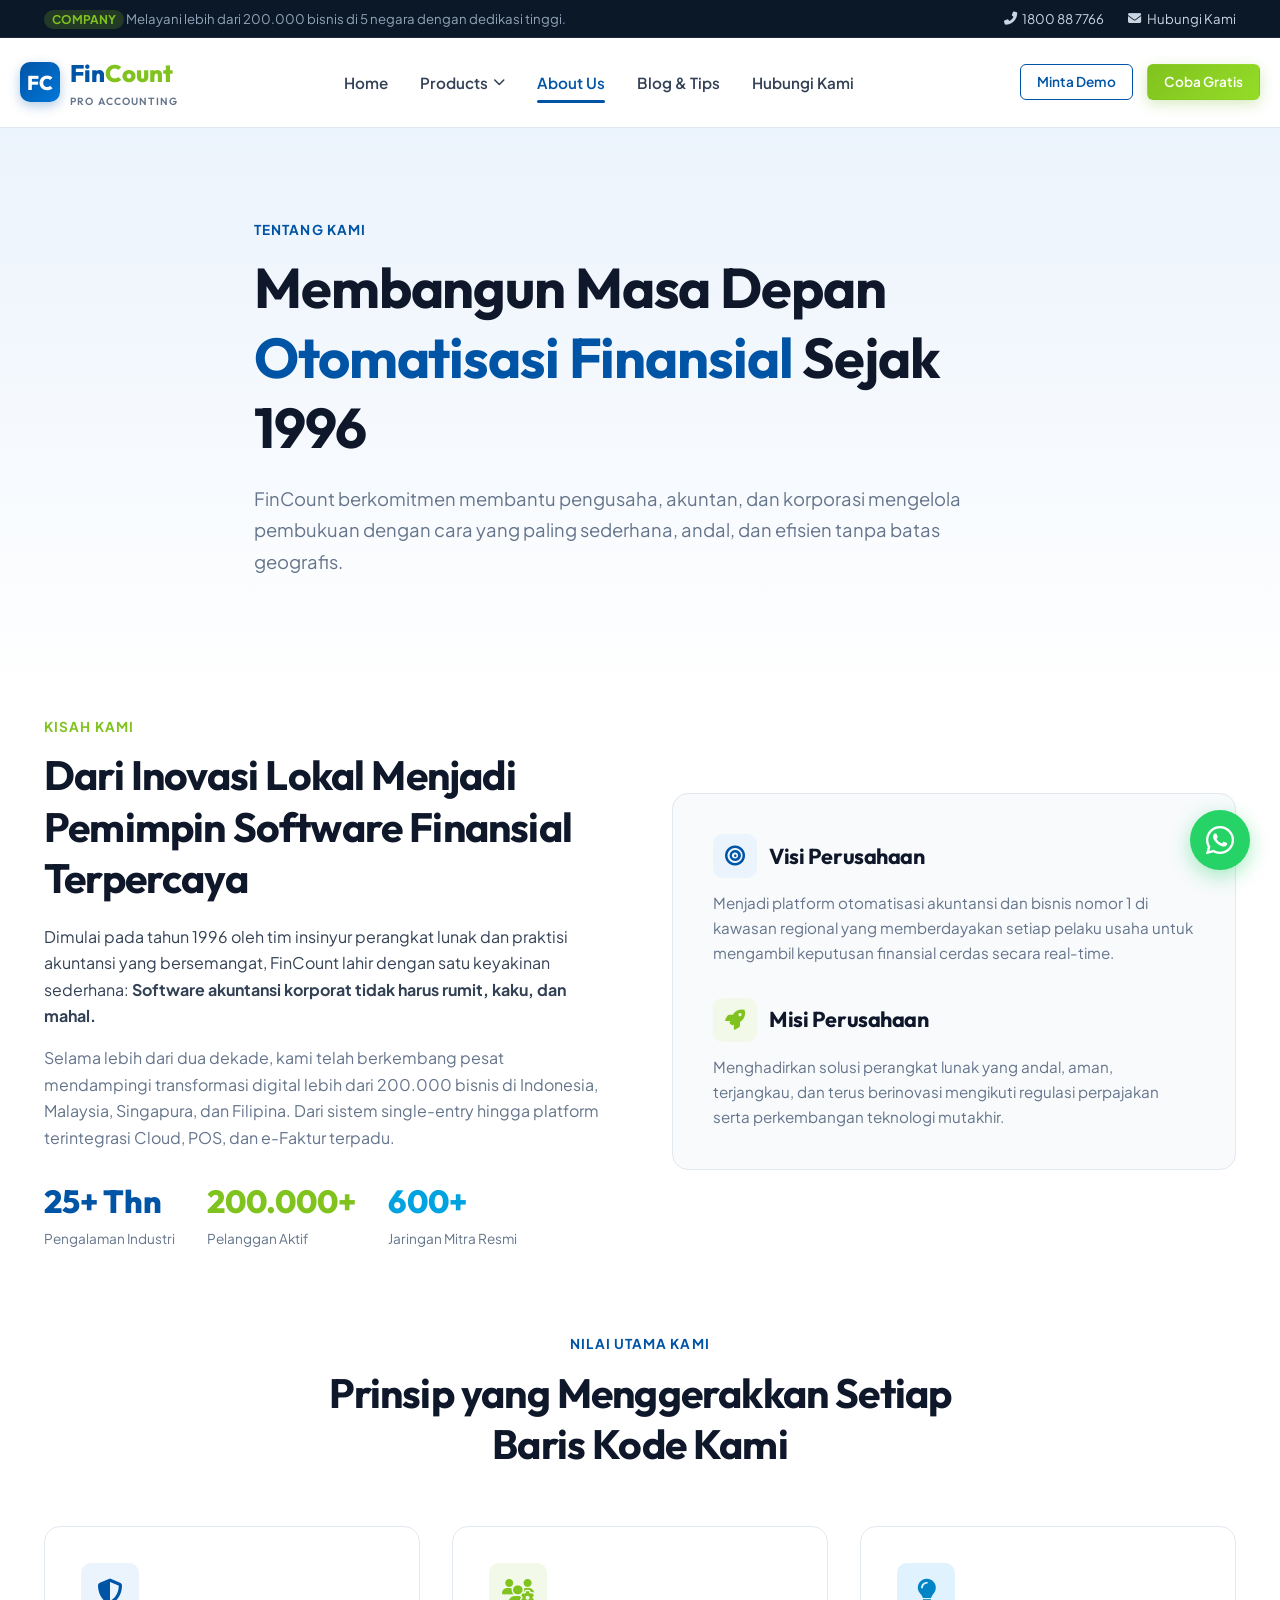
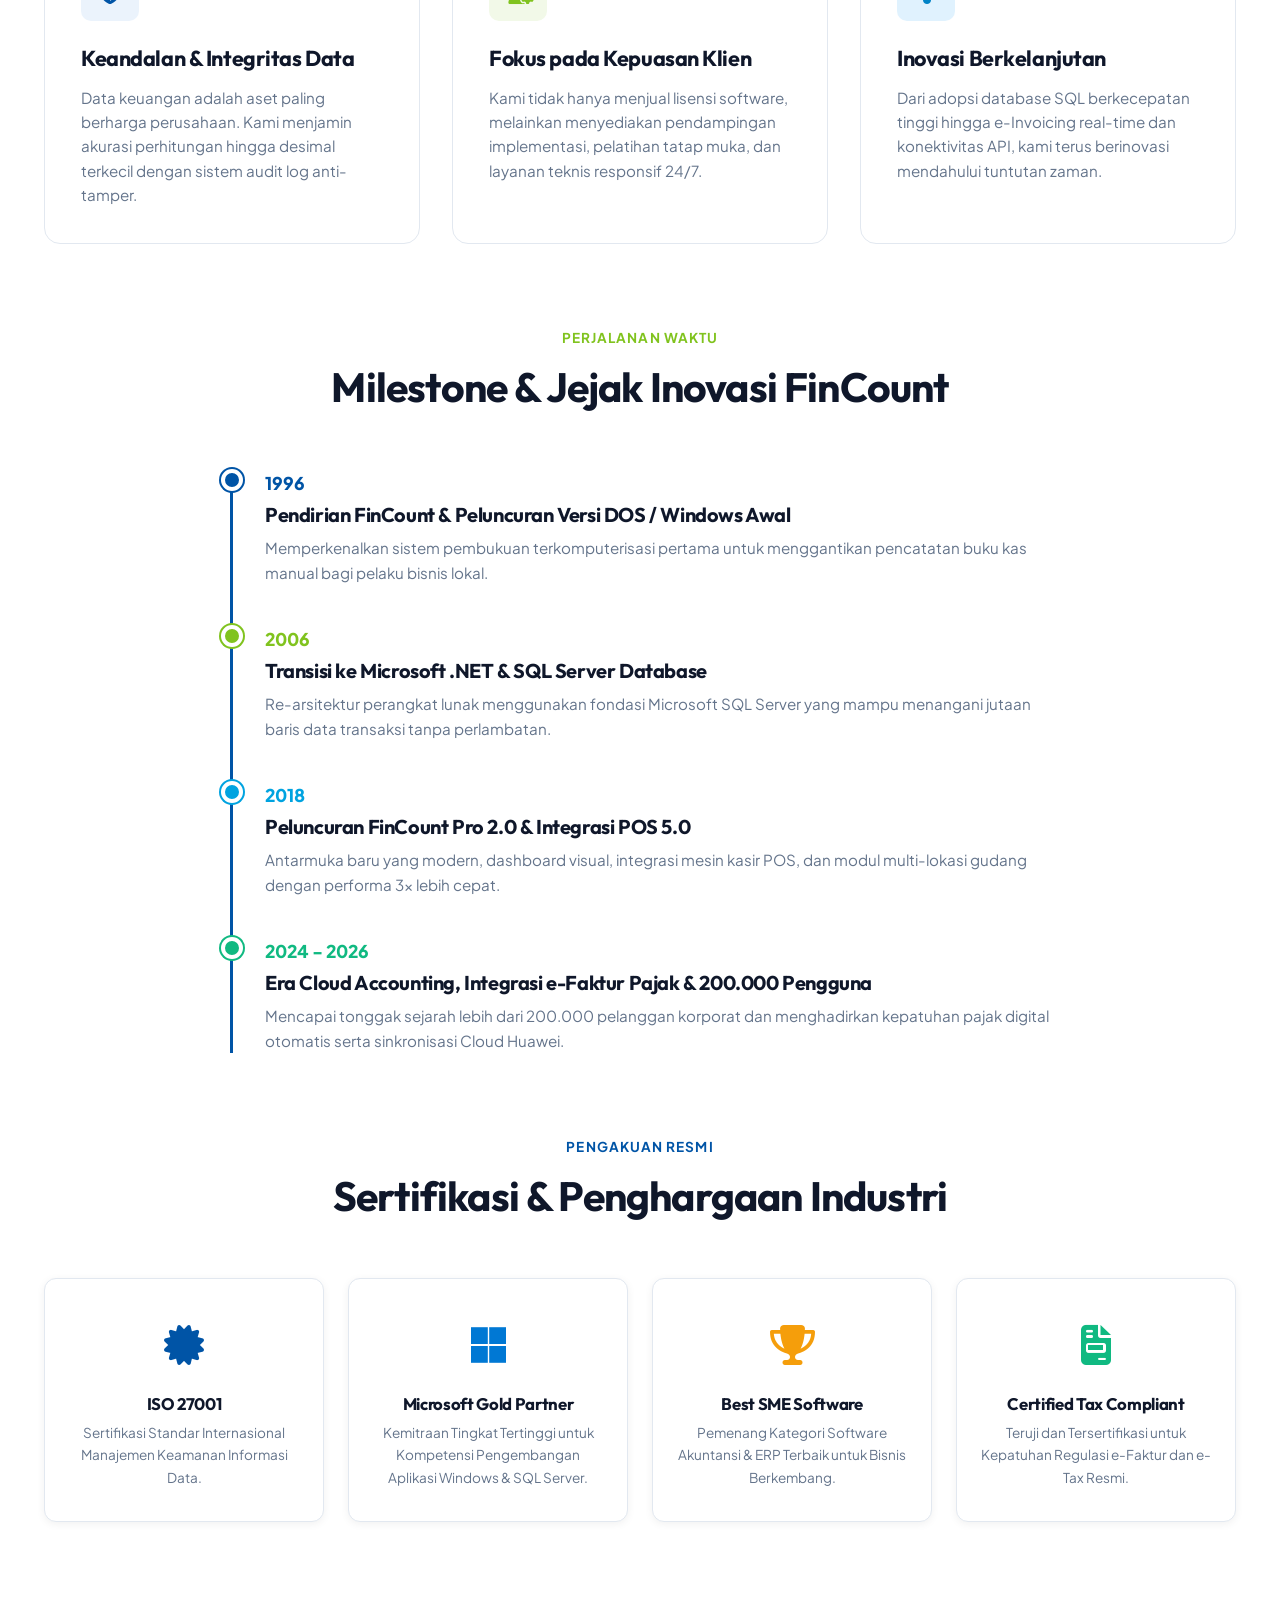
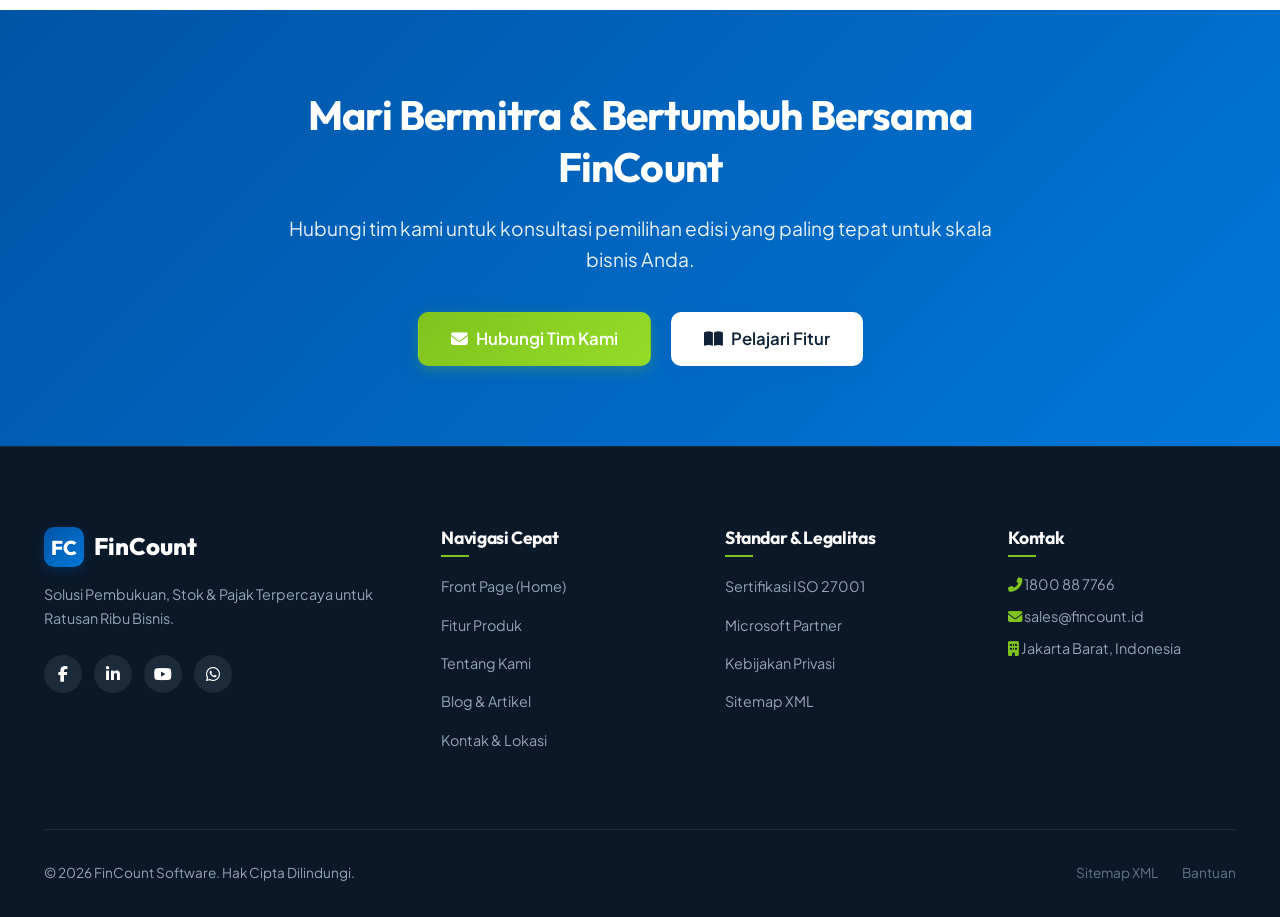
<file: about.html>
<!DOCTYPE html>
<html lang="id">
<head>
  <meta charset="UTF-8">
  <meta name="viewport" content="width=device-width, initial-scale=1.0">
  <meta http-equiv="X-UA-Compatible" content="IE=edge">
  <title>Tentang Kami | FinCount Software - Pelopor Solusi Akuntansi & Bisnis</title>
  <meta name="description" content="Pelajari kisah, visi, misi, dan tim di balik FinCount Software. Lebih dari 25 tahun memberdayakan 200.000+ bisnis di Asia Tenggara dengan inovasi teknologi keuangan.">
  <meta name="keywords" content="tentang fincount, profil perusahaan software akuntansi, visi misi fincount, tim manajemen fincount, sejarah software akuntansi">
  <link rel="canonical" href="https://fincount.id/about.html">

  <meta property="og:type" content="website">
  <meta property="og:url" content="https://fincount.id/about.html">
  <meta property="og:title" content="Tentang Kami - FinCount Software">
  <meta property="og:description" content="Mengenal lebih dekat tim dan komitmen FinCount dalam mendampingi pertumbuhan bisnis Anda.">
  <meta property="og:image" content="https://www.fincount.id/assets/images/logo.png">

  <link rel="preconnect" href="https://fonts.googleapis.com">
  <link rel="preconnect" href="https://fonts.gstatic.com" crossorigin>
  <link href="https://fonts.googleapis.com/css2?family=Outfit:wght@500;600;700;800&family=Plus+Jakarta+Sans:wght@400;500;600;700&display=swap" rel="stylesheet">
  <link rel="stylesheet" href="https://cdnjs.cloudflare.com/ajax/libs/font-awesome/6.5.1/css/all.min.css">
  <link rel="stylesheet" href="assets/css/style.css">

  <script type="application/ld+json">
  {
    "@context": "https://schema.org",
    "@type": "Organization",
    "name": "FinCount Software",
    "url": "https://fincount.id/",
    "logo": "https://www.fincount.id/assets/images/logo.png",
    "foundingDate": "1996",
    "description": "Pengembang software akuntansi, inventaris, dan ERP terdepan di Asia Tenggara.",
    "numberOfEmployees": "250+",
    "contactPoint": {
      "@type": "ContactPoint",
      "telephone": "+62-21-58907766",
      "contactType": "sales",
      "areaServed": ["ID", "MY", "SG"],
      "availableLanguage": ["Indonesian", "English"]
    }
  }
  </script>
</head>
<body>

  <!-- Top Bar -->
  <div class="top-bar">
    <div class="container top-bar-inner">
      <div>
        <span class="top-bar-badge">COMPANY</span>
        <span>Melayani lebih dari 200.000 bisnis di 5 negara dengan dedikasi tinggi.</span>
      </div>
      <ul class="top-bar-links">
        <li><a href="tel:1800887766"><i class="fas fa-phone-alt"></i> 1800 88 7766</a></li>
        <li><a href="contact.html"><i class="fas fa-envelope"></i> Hubungi Kami</a></li>
      </ul>
    </div>
  </div>

  <!-- Header -->
  <header class="site-header">
    <div class="container navbar-inner">
      <a href="index.html" class="brand-logo">
        <div class="logo-icon">FC</div>
        <div>
          <span>Fin<span class="highlight">Count</span></span>
          <span class="logo-sub">Pro Accounting</span>
        </div>
      </a>

      <nav>
        <ul class="nav-menu">
          <li><a href="index.html" class="nav-link">Home</a></li>
          <li class="has-dropdown">
            <a href="product.html" class="nav-link">Products <i class="fas fa-chevron-down" style="font-size: 0.75rem;"></i></a>
            <ul class="dropdown-menu">
              <li class="dropdown-item">
                <a href="product.html#overview">
                  <div class="item-icon" style="background: var(--primary-light); color: var(--primary);">
                    <i class="fas fa-desktop"></i>
                  </div>
                  <div>
                    <strong>Accounting 2.0 (On-Premise)</strong>
                    <span class="item-desc">Solusi finansial & pembukuan lokal berkecepatan tinggi</span>
                  </div>
                </a>
              </li>
              <li class="dropdown-item">
                <a href="product.html#cloud">
                  <div class="item-icon" style="background: var(--accent-light); color: var(--accent);">
                    <i class="fas fa-cloud"></i>
                  </div>
                  <div>
                    <strong>Cloud Accounting</strong>
                    <span class="item-desc">Akses pembukuan kapan saja via browser web & mobile</span>
                  </div>
                </a>
              </li>
              <li class="dropdown-item">
                <a href="product.html#pos">
                  <div class="item-icon" style="background: #E0F2FE; color: #0284C7;">
                    <i class="fas fa-cash-register"></i>
                  </div>
                  <div>
                    <strong>FinCount POS 5.0</strong>
                    <span class="item-desc">Mesin kasir ritel & F&B multi-outlet terintegrasi</span>
                  </div>
                </a>
              </li>
              <li class="dropdown-item">
                <a href="product.html#einvoice">
                  <div class="item-icon" style="background: #DCFCE7; color: #166534;">
                    <i class="fas fa-qrcode"></i>
                  </div>
                  <div>
                    <strong>LHDN e-Invoice Solution</strong>
                    <span class="item-desc">Validasi faktur pajak digital & QR code otomatis</span>
                  </div>
                </a>
              </li>
              <li class="dropdown-item">
                <a href="product.html#inventory">
                  <div class="item-icon" style="background: #FEF3C7; color: #D97706;">
                    <i class="fas fa-warehouse"></i>
                  </div>
                  <div>
                    <strong>Kontrol Persediaan & Stok</strong>
                    <span class="item-desc">Multi-gudang, batch tracking, dan HPP presisi</span>
                  </div>
                </a>
              </li>
            </ul>
          </li>
          <li><a href="about.html" class="nav-link active">About Us</a></li>
          <li><a href="blog.html" class="nav-link">Blog & Tips</a></li>
          <li><a href="contact.html" class="nav-link">Hubungi Kami</a></li>
        </ul>
      </nav>

      <div class="nav-actions">
        <a href="contact.html" class="btn btn-outline btn-sm">Minta Demo</a>
        <a href="contact.html" class="btn btn-accent btn-sm">Coba Gratis</a>
      </div>

      <button class="mobile-toggle" aria-label="Toggle Menu">
        <i class="fas fa-bars"></i>
      </button>
    </div>
  </header>

  <!-- About Hero -->
  <section class="section-padding" style="background: linear-gradient(180deg, #EBF3FC 0%, #FFFFFF 100%);">
    <div class="container text-center" style="max-width: 820px; margin: 0 auto;">
      <span class="section-tag">TENTANG KAMI</span>
      <h1 style="margin-bottom: 1.25rem;">
        Membangun Masa Depan <span style="color: var(--primary);">Otomatisasi Finansial</span> Sejak 1996
      </h1>
      <p style="font-size: 1.15rem; color: var(--text-muted); line-height: 1.7; margin-bottom: 2rem;">
        FinCount berkomitmen membantu pengusaha, akuntan, dan korporasi mengelola pembukuan dengan cara yang paling sederhana, andal, dan efisien tanpa batas geografis.
      </p>
    </div>
  </section>

  <!-- Story & Vision/Mission Section -->
  <section class="section-padding" style="padding-top: 1rem;">
    <div class="container">
      <div style="display: grid; grid-template-columns: 1fr 1fr; gap: 4rem; align-items: center; margin-bottom: 5rem;">
        <div>
          <span class="section-tag accent">Kisah Kami</span>
          <h2 style="margin-bottom: 1.25rem;">Dari Inovasi Lokal Menjadi Pemimpin Software Finansial Terpercaya</h2>
          <p style="color: var(--text-body); margin-bottom: 1rem;">
            Dimulai pada tahun 1996 oleh tim insinyur perangkat lunak dan praktisi akuntansi yang bersemangat, FinCount lahir dengan satu keyakinan sederhana: <strong>Software akuntansi korporat tidak harus rumit, kaku, dan mahal.</strong>
          </p>
          <p style="color: var(--text-muted); margin-bottom: 1.5rem;">
            Selama lebih dari dua dekade, kami telah berkembang pesat mendampingi transformasi digital lebih dari 200.000 bisnis di Indonesia, Malaysia, Singapura, dan Filipina. Dari sistem single-entry hingga platform terintegrasi Cloud, POS, dan e-Faktur terpadu.
          </p>
          <div style="display: flex; gap: 2rem;">
            <div>
              <div style="font-size: 2rem; font-weight: 800; color: var(--primary); font-family: var(--font-heading);">25+ Thn</div>
              <div style="font-size: 0.85rem; color: var(--text-muted);">Pengalaman Industri</div>
            </div>
            <div>
              <div style="font-size: 2rem; font-weight: 800; color: var(--accent); font-family: var(--font-heading);">200.000+</div>
              <div style="font-size: 0.85rem; color: var(--text-muted);">Pelanggan Aktif</div>
            </div>
            <div>
              <div style="font-size: 2rem; font-weight: 800; color: var(--cyan); font-family: var(--font-heading);">600+</div>
              <div style="font-size: 0.85rem; color: var(--text-muted);">Jaringan Mitra Resmi</div>
            </div>
          </div>
        </div>

        <div>
          <div style="background: var(--bg-subtle); border-radius: 16px; border: 1px solid var(--border-light); padding: 2.5rem;">
            <div style="margin-bottom: 2rem;">
              <div style="display: flex; align-items: center; gap: 12px; margin-bottom: 0.75rem;">
                <div style="width: 44px; height: 44px; border-radius: 10px; background: var(--primary-light); color: var(--primary); display: flex; align-items: center; justify-content: center; font-size: 1.25rem;">
                  <i class="fas fa-bullseye"></i>
                </div>
                <h3 style="font-size: 1.35rem; margin: 0;">Visi Perusahaan</h3>
              </div>
              <p style="color: var(--text-muted); font-size: 0.95rem;">
                Menjadi platform otomatisasi akuntansi dan bisnis nomor 1 di kawasan regional yang memberdayakan setiap pelaku usaha untuk mengambil keputusan finansial cerdas secara real-time.
              </p>
            </div>

            <div>
              <div style="display: flex; align-items: center; gap: 12px; margin-bottom: 0.75rem;">
                <div style="width: 44px; height: 44px; border-radius: 10px; background: var(--accent-light); color: var(--accent); display: flex; align-items: center; justify-content: center; font-size: 1.25rem;">
                  <i class="fas fa-rocket"></i>
                </div>
                <h3 style="font-size: 1.35rem; margin: 0;">Misi Perusahaan</h3>
              </div>
              <p style="color: var(--text-muted); font-size: 0.95rem;">
                Menghadirkan solusi perangkat lunak yang andal, aman, terjangkau, dan terus berinovasi mengikuti regulasi perpajakan serta perkembangan teknologi mutakhir.
              </p>
            </div>
          </div>
        </div>
      </div>

      <!-- Core Values -->
      <div class="section-header">
        <span class="section-tag">NILAI UTAMA KAMI</span>
        <h2 class="section-title">Prinsip yang Menggerakkan Setiap Baris Kode Kami</h2>
      </div>

      <div class="features-grid" style="margin-bottom: 5rem;">
        <div class="feature-card">
          <div class="feature-icon-wrapper"><i class="fas fa-shield-halved"></i></div>
          <h3 class="feature-title">Keandalan & Integritas Data</h3>
          <p class="feature-text">Data keuangan adalah aset paling berharga perusahaan. Kami menjamin akurasi perhitungan hingga desimal terkecil dengan sistem audit log anti-tamper.</p>
        </div>
        <div class="feature-card">
          <div class="feature-icon-wrapper" style="background: var(--accent-light); color: var(--accent);"><i class="fas fa-users-gear"></i></div>
          <h3 class="feature-title">Fokus pada Kepuasan Klien</h3>
          <p class="feature-text">Kami tidak hanya menjual lisensi software, melainkan menyediakan pendampingan implementasi, pelatihan tatap muka, dan layanan teknis responsif 24/7.</p>
        </div>
        <div class="feature-card">
          <div class="feature-icon-wrapper" style="background: #E0F2FE; color: #0284C7;"><i class="fas fa-lightbulb"></i></div>
          <h3 class="feature-title">Inovasi Berkelanjutan</h3>
          <p class="feature-text">Dari adopsi database SQL berkecepatan tinggi hingga e-Invoicing real-time dan konektivitas API, kami terus berinovasi mendahului tuntutan zaman.</p>
        </div>
      </div>

      <!-- Milestones Timeline -->
      <div class="section-header">
        <span class="section-tag accent">PERJALANAN WAKTU</span>
        <h2 class="section-title">Milestone & Jejak Inovasi FinCount</h2>
      </div>

      <div style="max-width: 820px; margin: 0 auto 5rem; position: relative; border-left: 3px solid var(--primary); padding-left: 2rem;">
        <div style="margin-bottom: 2.5rem; position: relative;">
          <div style="position: absolute; left: -2.75rem; top: 0; width: 22px; height: 22px; border-radius: 50%; background: var(--primary); border: 4px solid #fff; box-shadow: 0 0 0 2px var(--primary);"></div>
          <span style="font-weight: 800; color: var(--primary); font-size: 1.1rem;">1996</span>
          <h4 style="margin: 0.25rem 0 0.5rem;">Pendirian FinCount & Peluncuran Versi DOS / Windows Awal</h4>
          <p style="color: var(--text-muted); font-size: 0.95rem;">Memperkenalkan sistem pembukuan terkomputerisasi pertama untuk menggantikan pencatatan buku kas manual bagi pelaku bisnis lokal.</p>
        </div>

        <div style="margin-bottom: 2.5rem; position: relative;">
          <div style="position: absolute; left: -2.75rem; top: 0; width: 22px; height: 22px; border-radius: 50%; background: var(--accent); border: 4px solid #fff; box-shadow: 0 0 0 2px var(--accent);"></div>
          <span style="font-weight: 800; color: var(--accent); font-size: 1.1rem;">2006</span>
          <h4 style="margin: 0.25rem 0 0.5rem;">Transisi ke Microsoft .NET & SQL Server Database</h4>
          <p style="color: var(--text-muted); font-size: 0.95rem;">Re-arsitektur perangkat lunak menggunakan fondasi Microsoft SQL Server yang mampu menangani jutaan baris data transaksi tanpa perlambatan.</p>
        </div>

        <div style="margin-bottom: 2.5rem; position: relative;">
          <div style="position: absolute; left: -2.75rem; top: 0; width: 22px; height: 22px; border-radius: 50%; background: var(--cyan); border: 4px solid #fff; box-shadow: 0 0 0 2px var(--cyan);"></div>
          <span style="font-weight: 800; color: var(--cyan); font-size: 1.1rem;">2018</span>
          <h4 style="margin: 0.25rem 0 0.5rem;">Peluncuran FinCount Pro 2.0 & Integrasi POS 5.0</h4>
          <p style="color: var(--text-muted); font-size: 0.95rem;">Antarmuka baru yang modern, dashboard visual, integrasi mesin kasir POS, dan modul multi-lokasi gudang dengan performa 3x lebih cepat.</p>
        </div>

        <div style="position: relative;">
          <div style="position: absolute; left: -2.75rem; top: 0; width: 22px; height: 22px; border-radius: 50%; background: #10B981; border: 4px solid #fff; box-shadow: 0 0 0 2px #10B981;"></div>
          <span style="font-weight: 800; color: #10B981; font-size: 1.1rem;">2024 - 2026</span>
          <h4 style="margin: 0.25rem 0 0.5rem;">Era Cloud Accounting, Integrasi e-Faktur Pajak & 200.000 Pengguna</h4>
          <p style="color: var(--text-muted); font-size: 0.95rem;">Mencapai tonggak sejarah lebih dari 200.000 pelanggan korporat dan menghadirkan kepatuhan pajak digital otomatis serta sinkronisasi Cloud Huawei.</p>
        </div>
      </div>

      <!-- Certifications & Awards -->
      <div id="awards" class="section-header">
        <span class="section-tag">PENGAKUAN RESMI</span>
        <h2 class="section-title">Sertifikasi & Penghargaan Industri</h2>
      </div>

      <div style="display: grid; grid-template-columns: repeat(4, 1fr); gap: 1.5rem; text-align: center;">
        <div style="background: #fff; padding: 2rem 1.5rem; border-radius: 12px; border: 1px solid var(--border-light); box-shadow: var(--shadow-sm);">
          <div style="font-size: 2.5rem; color: var(--primary); margin-bottom: 1rem;"><i class="fas fa-certificate"></i></div>
          <h4 style="font-size: 1.05rem; margin-bottom: 0.5rem;">ISO 27001</h4>
          <p style="font-size: 0.85rem; color: var(--text-muted);">Sertifikasi Standar Internasional Manajemen Keamanan Informasi Data.</p>
        </div>
        <div style="background: #fff; padding: 2rem 1.5rem; border-radius: 12px; border: 1px solid var(--border-light); box-shadow: var(--shadow-sm);">
          <div style="font-size: 2.5rem; color: #0078D4; margin-bottom: 1rem;"><i class="fab fa-microsoft"></i></div>
          <h4 style="font-size: 1.05rem; margin-bottom: 0.5rem;">Microsoft Gold Partner</h4>
          <p style="font-size: 0.85rem; color: var(--text-muted);">Kemitraan Tingkat Tertinggi untuk Kompetensi Pengembangan Aplikasi Windows & SQL Server.</p>
        </div>
        <div style="background: #fff; padding: 2rem 1.5rem; border-radius: 12px; border: 1px solid var(--border-light); box-shadow: var(--shadow-sm);">
          <div style="font-size: 2.5rem; color: #F59E0B; margin-bottom: 1rem;"><i class="fas fa-trophy"></i></div>
          <h4 style="font-size: 1.05rem; margin-bottom: 0.5rem;">Best SME Software</h4>
          <p style="font-size: 0.85rem; color: var(--text-muted);">Pemenang Kategori Software Akuntansi & ERP Terbaik untuk Bisnis Berkembang.</p>
        </div>
        <div style="background: #fff; padding: 2rem 1.5rem; border-radius: 12px; border: 1px solid var(--border-light); box-shadow: var(--shadow-sm);">
          <div style="font-size: 2.5rem; color: #10B981; margin-bottom: 1rem;"><i class="fas fa-file-invoice"></i></div>
          <h4 style="font-size: 1.05rem; margin-bottom: 0.5rem;">Certified Tax Compliant</h4>
          <p style="font-size: 0.85rem; color: var(--text-muted);">Teruji dan Tersertifikasi untuk Kepatuhan Regulasi e-Faktur dan e-Tax Resmi.</p>
        </div>
      </div>
    </div>
  </section>

  <!-- CTA -->
  <section class="cta-section">
    <div class="container cta-box">
      <h2>Mari Bermitra & Bertumbuh Bersama FinCount</h2>
      <p>Hubungi tim kami untuk konsultasi pemilihan edisi yang paling tepat untuk skala bisnis Anda.</p>
      <div class="cta-buttons">
        <a href="contact.html" class="btn btn-accent btn-lg"><i class="fas fa-envelope"></i> Hubungi Tim Kami</a>
        <a href="product.html" class="btn btn-white btn-lg"><i class="fas fa-book-open"></i> Pelajari Fitur</a>
      </div>
    </div>
  </section>

  <!-- Footer -->
  <footer class="site-footer">
    <div class="container">
      <div class="footer-grid">
        <div class="footer-col">
          <a href="index.html" class="brand-logo" style="color: #fff; margin-bottom: 1rem;">
            <div class="logo-icon">FC</div>
            <span>FinCount</span>
          </a>
          <p style="font-size: 0.9rem; color: #94A3B8;">Solusi Pembukuan, Stok & Pajak Terpercaya untuk Ratusan Ribu Bisnis.</p>
          <div class="footer-social">
            <a href="#" class="social-btn"><i class="fab fa-facebook-f"></i></a>
            <a href="#" class="social-btn"><i class="fab fa-linkedin-in"></i></a>
            <a href="#" class="social-btn"><i class="fab fa-youtube"></i></a>
            <a href="#" class="social-btn"><i class="fab fa-whatsapp"></i></a>
          </div>
        </div>
        <div class="footer-col">
          <h4>Navigasi Cepat</h4>
          <ul class="footer-links">
            <li><a href="index.html">Front Page (Home)</a></li>
            <li><a href="product.html">Fitur Produk</a></li>
            <li><a href="about.html">Tentang Kami</a></li>
            <li><a href="blog.html">Blog & Artikel</a></li>
            <li><a href="contact.html">Kontak & Lokasi</a></li>
          </ul>
        </div>
        <div class="footer-col">
          <h4>Standar & Legalitas</h4>
          <ul class="footer-links">
            <li><a href="#awards">Sertifikasi ISO 27001</a></li>
            <li><a href="#awards">Microsoft Partner</a></li>
            <li><a href="about.html">Kebijakan Privasi</a></li>
            <li><a href="sitemap.xml">Sitemap XML</a></li>
          </ul>
        </div>
        <div class="footer-col">
          <h4>Kontak</h4>
          <p style="font-size: 0.9rem; margin-bottom: 0.5rem;"><i class="fas fa-phone-alt" style="color: var(--accent);"></i> 1800 88 7766</p>
          <p style="font-size: 0.9rem; margin-bottom: 0.5rem;"><i class="fas fa-envelope" style="color: var(--accent);"></i> sales@fincount.id</p>
          <p style="font-size: 0.9rem;"><i class="fas fa-building" style="color: var(--accent);"></i> Jakarta Barat, Indonesia</p>
        </div>
      </div>
      <div class="footer-bottom">
        <div>&copy; 2026 FinCount Software. Hak Cipta Dilindungi.</div>
        <ul class="footer-legal-links">
          <li><a href="sitemap.xml">Sitemap XML</a></li>
          <li><a href="contact.html">Bantuan</a></li>
        </ul>
      </div>
    </div>
  </footer>

  <a href="https://wa.me/6281234567890" class="floating-whatsapp" target="_blank" rel="noopener noreferrer"><i class="fab fa-whatsapp"></i></a>
  <button class="back-to-top"><i class="fas fa-chevron-up"></i></button>

  <script src="assets/js/main.js"></script>
</body>
</html>
</file>
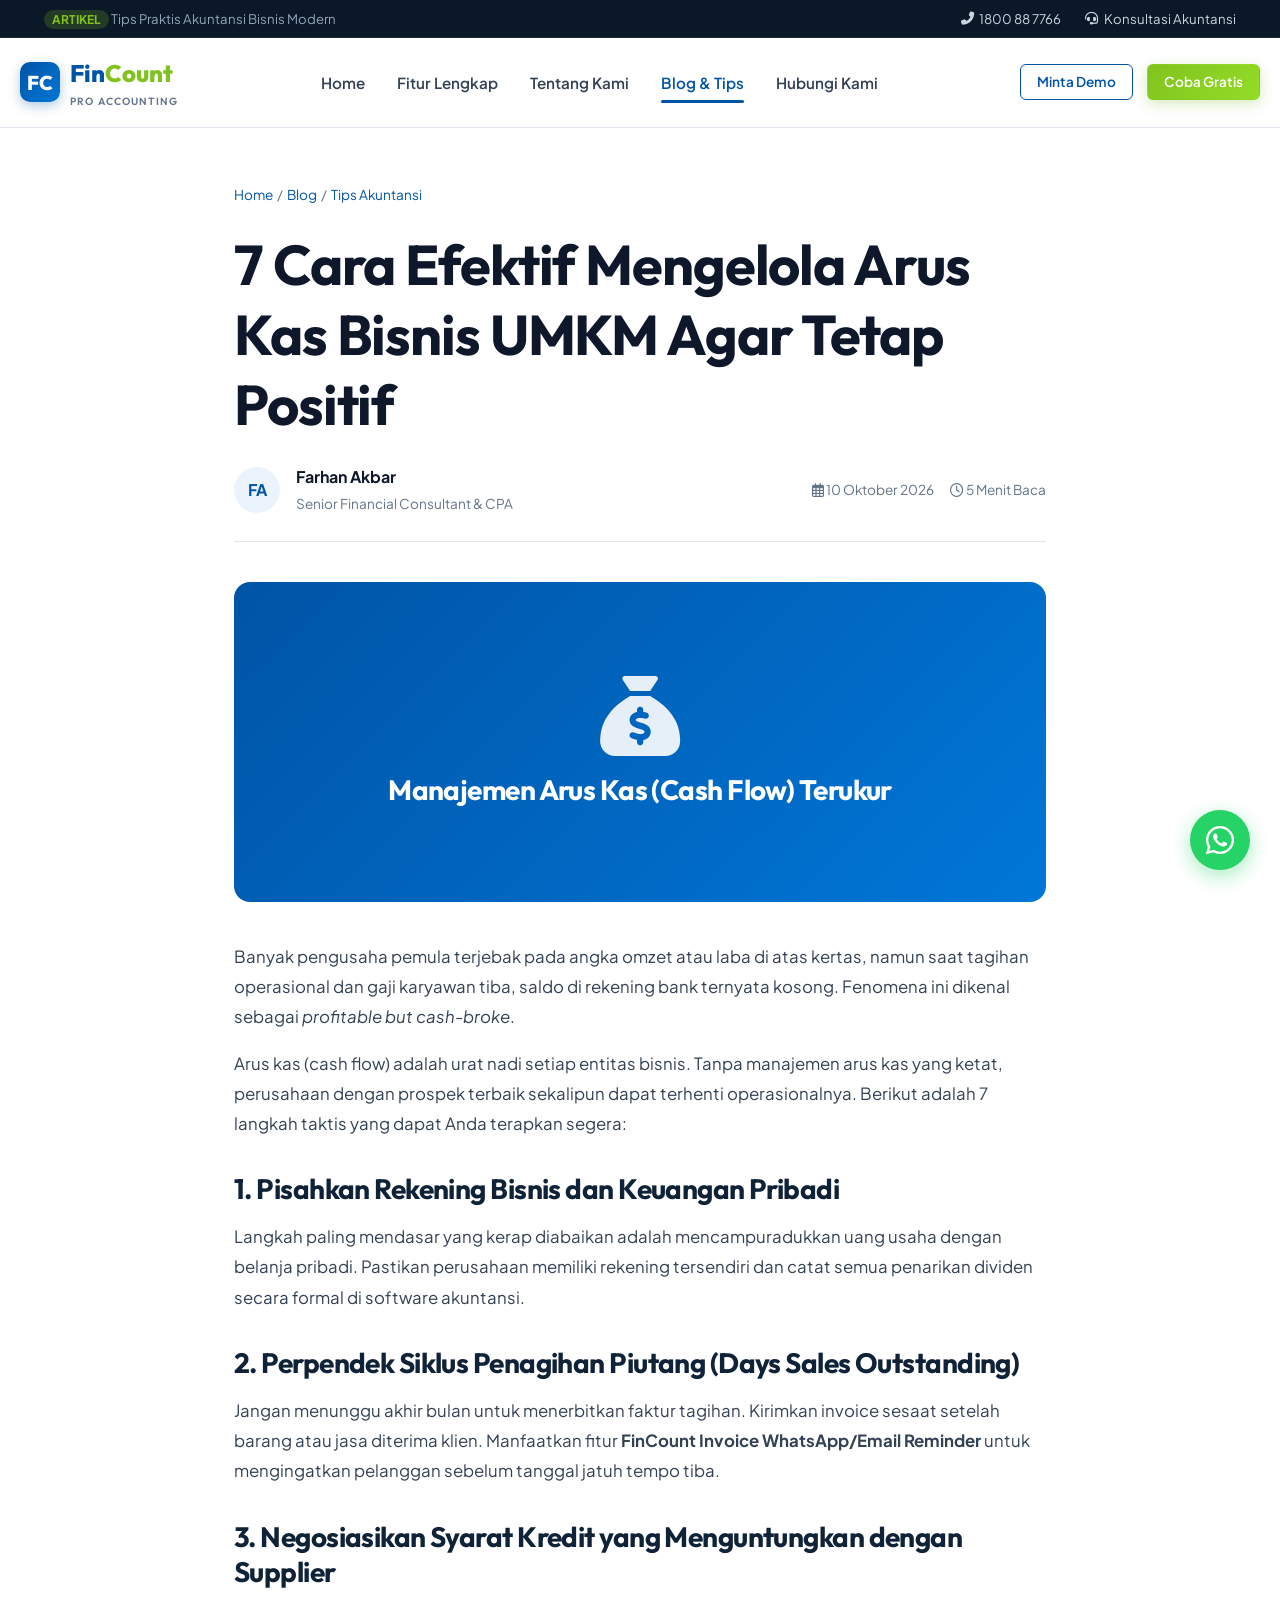
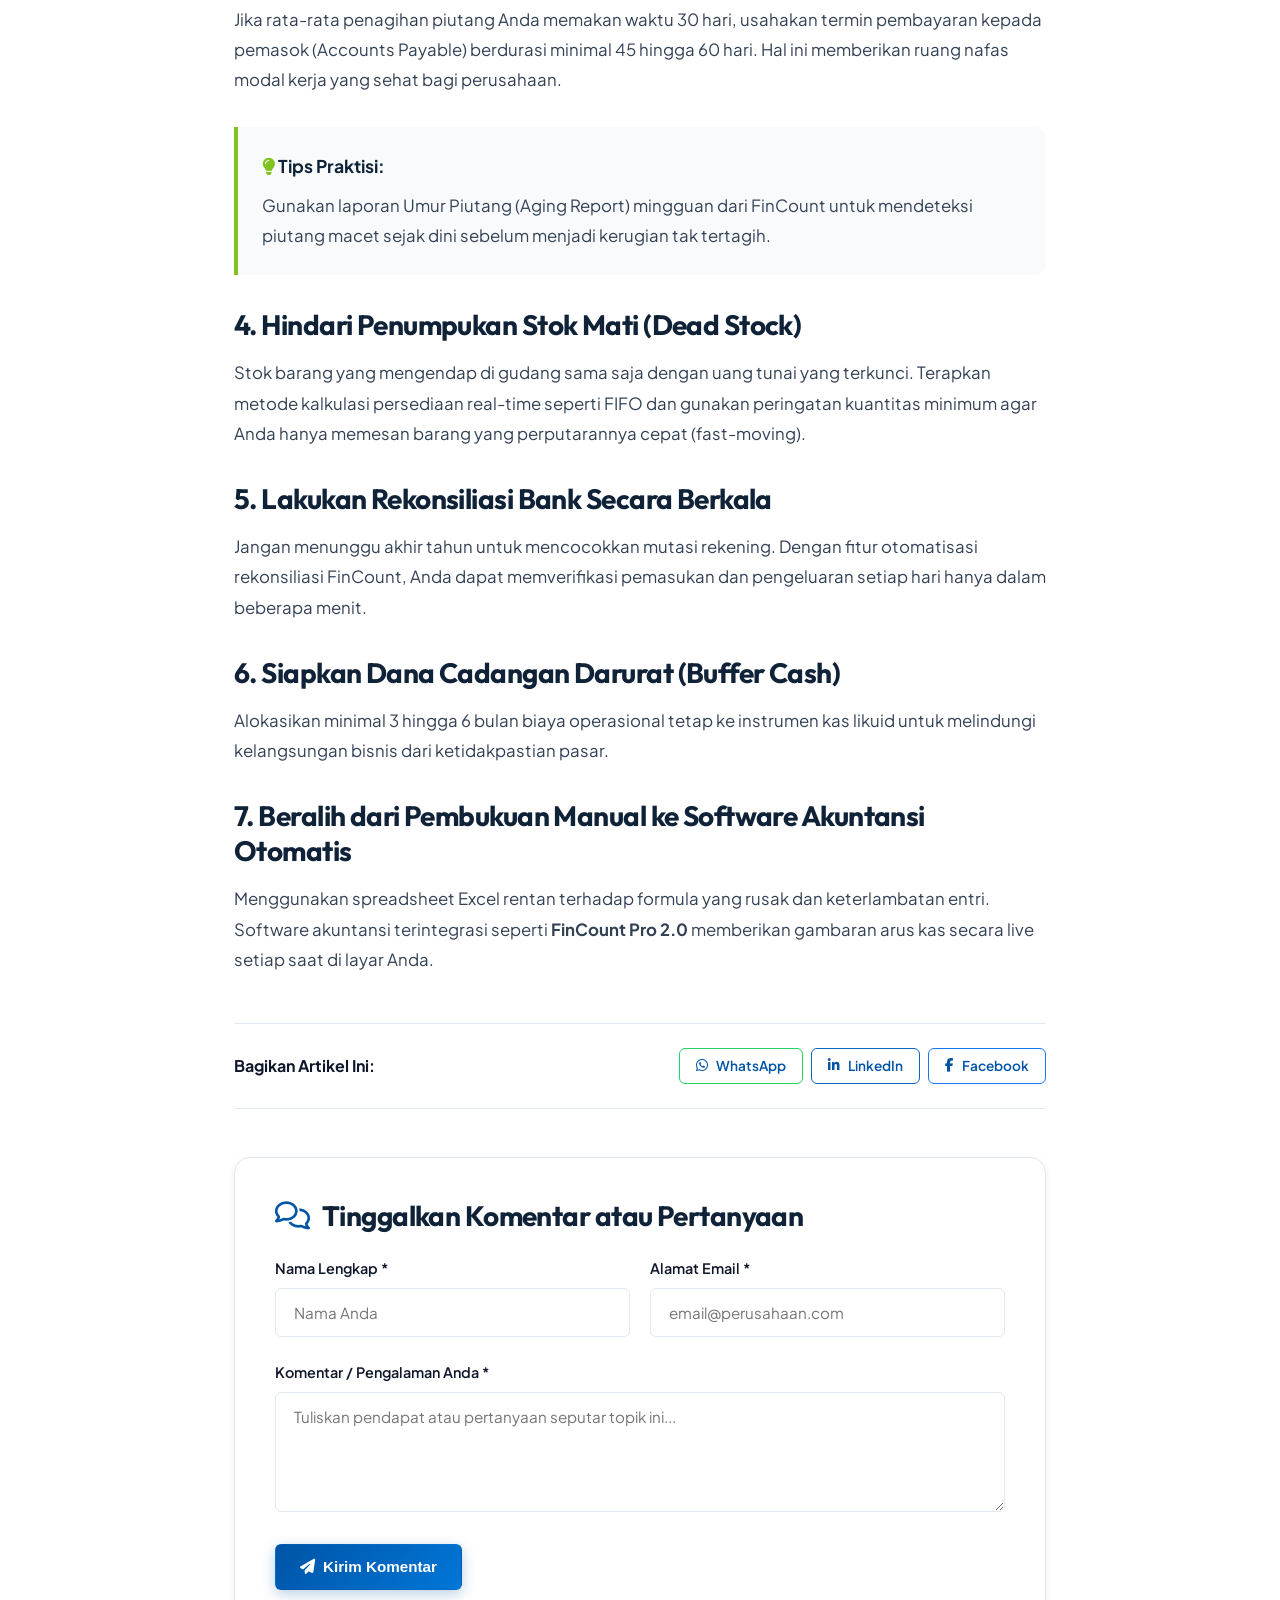
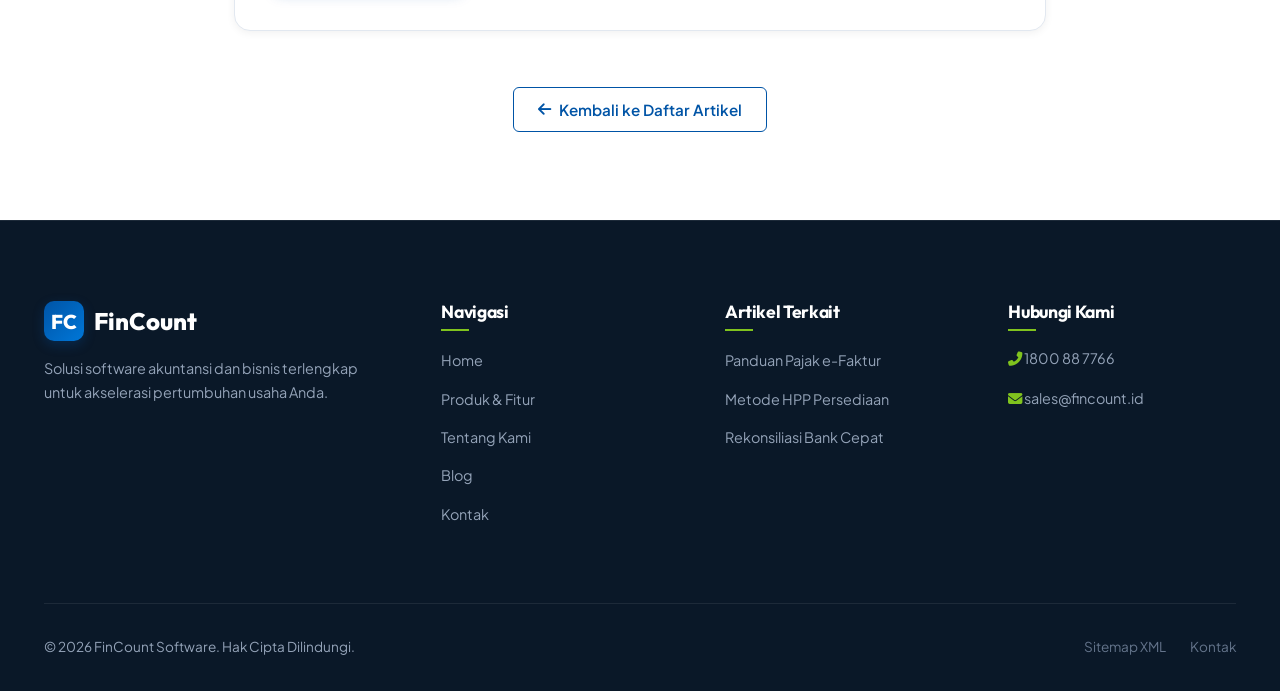
<file: blog-single.html>
<!DOCTYPE html>
<html lang="id">
<head>
  <meta charset="UTF-8">
  <meta name="viewport" content="width=device-width, initial-scale=1.0">
  <meta http-equiv="X-UA-Compatible" content="IE=edge">
  <title>7 Cara Efektif Mengelola Arus Kas Bisnis UMKM Agar Tetap Positif | FinCount Blog</title>
  <meta name="description" content="Simak panduan praktis dan teruji menjaga likuiditas arus kas bisnis UMKM agar tidak mengalami defisit modal kerja.">
  <meta name="keywords" content="cara kelola arus kas, tips cashflow umkm, software akuntansi arus kas, pembukuan keuangan bisnis">
  <link rel="canonical" href="https://fincount.id/blog-single.html">

  <meta property="og:type" content="article">
  <meta property="og:url" content="https://fincount.id/blog-single.html">
  <meta property="og:title" content="7 Cara Efektif Mengelola Arus Kas Bisnis UMKM Agar Tetap Positif">
  <meta property="og:description" content="Panduan penting bagi pemilik bisnis dalam mengamankan likuiditas keuangan harian.">
  <meta property="og:image" content="https://www.fincount.id/assets/images/logo.png">

  <link rel="preconnect" href="https://fonts.googleapis.com">
  <link rel="preconnect" href="https://fonts.gstatic.com" crossorigin>
  <link href="https://fonts.googleapis.com/css2?family=Outfit:wght@500;600;700;800&family=Plus+Jakarta+Sans:wght@400;500;600;700&display=swap" rel="stylesheet">
  <link rel="stylesheet" href="https://cdnjs.cloudflare.com/ajax/libs/font-awesome/6.5.1/css/all.min.css">
  <link rel="stylesheet" href="assets/css/style.css">

  <script type="application/ld+json">
  {
    "@context": "https://schema.org",
    "@type": "BlogPosting",
    "headline": "7 Cara Efektif Mengelola Arus Kas Bisnis UMKM Agar Tetap Positif",
    "image": "https://www.fincount.id/assets/images/logo.png",
    "author": {
      "@type": "Person",
      "name": "Farhan Akbar"
    },
    "publisher": {
      "@type": "Organization",
      "name": "FinCount Software",
      "logo": {
        "@type": "ImageObject",
        "url": "https://www.fincount.id/assets/images/logo.png"
      }
    },
    "datePublished": "2026-10-10",
    "dateModified": "2026-10-10"
  }
  </script>
</head>
<body>

  <!-- Top Bar -->
  <div class="top-bar">
    <div class="container top-bar-inner">
      <div>
        <span class="top-bar-badge">ARTIKEL</span>
        <span>Tips Praktis Akuntansi Bisnis Modern</span>
      </div>
      <ul class="top-bar-links">
        <li><a href="tel:1800887766"><i class="fas fa-phone-alt"></i> 1800 88 7766</a></li>
        <li><a href="contact.html"><i class="fas fa-headset"></i> Konsultasi Akuntansi</a></li>
      </ul>
    </div>
  </div>

  <!-- Header -->
  <header class="site-header">
    <div class="container navbar-inner">
      <a href="index.html" class="brand-logo">
        <div class="logo-icon">FC</div>
        <div>
          <span>Fin<span class="highlight">Count</span></span>
          <span class="logo-sub">Pro Accounting</span>
        </div>
      </a>

      <nav>
        <ul class="nav-menu">
          <li><a href="index.html" class="nav-link">Home</a></li>
          <li><a href="product.html" class="nav-link">Fitur Lengkap</a></li>
          <li><a href="about.html" class="nav-link">Tentang Kami</a></li>
          <li><a href="blog.html" class="nav-link active">Blog & Tips</a></li>
          <li><a href="contact.html" class="nav-link">Hubungi Kami</a></li>
        </ul>
      </nav>

      <div class="nav-actions">
        <a href="contact.html" class="btn btn-outline btn-sm">Minta Demo</a>
        <a href="contact.html" class="btn btn-accent btn-sm">Coba Gratis</a>
      </div>

      <button class="mobile-toggle" aria-label="Toggle Menu">
        <i class="fas fa-bars"></i>
      </button>
    </div>
  </header>

  <!-- Article Layout -->
  <article class="section-padding" style="padding-top: 3.5rem;">
    <div class="container" style="max-width: 860px;">
      <!-- Breadcrumb -->
      <div style="font-size: 0.85rem; color: var(--text-muted); margin-bottom: 1.5rem;">
        <a href="index.html">Home</a> &nbsp;/&nbsp; <a href="blog.html">Blog</a> &nbsp;/&nbsp; <span style="color: var(--primary);">Tips Akuntansi</span>
      </div>

      <!-- Article Title & Meta -->
      <h1 style="margin-bottom: 1.5rem; line-height: 1.25;">7 Cara Efektif Mengelola Arus Kas Bisnis UMKM Agar Tetap Positif</h1>

      <div style="display: flex; align-items: center; justify-content: space-between; border-bottom: 1px solid var(--border-light); padding-bottom: 1.5rem; margin-bottom: 2.5rem; flex-wrap: wrap; gap: 1rem;">
        <div style="display: flex; align-items: center; gap: 1rem;">
          <div style="width: 46px; height: 46px; border-radius: 50%; background: var(--primary-light); color: var(--primary); display: flex; align-items: center; justify-content: center; font-weight: 700;">FA</div>
          <div>
            <strong style="color: var(--text-main); display: block;">Farhan Akbar</strong>
            <span style="font-size: 0.85rem; color: var(--text-muted);">Senior Financial Consultant & CPA</span>
          </div>
        </div>
        <div style="display: flex; gap: 1rem; font-size: 0.85rem; color: var(--text-muted);">
          <span><i class="far fa-calendar-alt"></i> 10 Oktober 2026</span>
          <span><i class="far fa-clock"></i> 5 Menit Baca</span>
        </div>
      </div>

      <!-- Featured Image Banner -->
      <div style="background: linear-gradient(135deg, #0054A6 0%, #0077D8 100%); height: 320px; border-radius: 16px; margin-bottom: 2.5rem; display: flex; align-items: center; justify-content: center; color: #fff;">
        <div style="text-align: center;">
          <i class="fas fa-sack-dollar fa-5x" style="opacity: 0.9; margin-bottom: 1rem;"></i>
          <h3 style="color: #fff;">Manajemen Arus Kas (Cash Flow) Terukur</h3>
        </div>
      </div>

      <!-- Article Body -->
      <div style="font-size: 1.05rem; line-height: 1.8; color: var(--text-body);">
        <p>
          Banyak pengusaha pemula terjebak pada angka omzet atau laba di atas kertas, namun saat tagihan operasional dan gaji karyawan tiba, saldo di rekening bank ternyata kosong. Fenomena ini dikenal sebagai <em>profitable but cash-broke</em>.
        </p>

        <p>
          Arus kas (cash flow) adalah urat nadi setiap entitas bisnis. Tanpa manajemen arus kas yang ketat, perusahaan dengan prospek terbaik sekalipun dapat terhenti operasionalnya. Berikut adalah 7 langkah taktis yang dapat Anda terapkan segera:
        </p>

        <h3 style="margin: 2rem 0 1rem; color: var(--secondary);">1. Pisahkan Rekening Bisnis dan Keuangan Pribadi</h3>
        <p>
          Langkah paling mendasar yang kerap diabaikan adalah mencampuradukkan uang usaha dengan belanja pribadi. Pastikan perusahaan memiliki rekening tersendiri dan catat semua penarikan dividen secara formal di software akuntansi.
        </p>

        <h3 style="margin: 2rem 0 1rem; color: var(--secondary);">2. Perpendek Siklus Penagihan Piutang (Days Sales Outstanding)</h3>
        <p>
          Jangan menunggu akhir bulan untuk menerbitkan faktur tagihan. Kirimkan invoice sesaat setelah barang atau jasa diterima klien. Manfaatkan fitur <strong>FinCount Invoice WhatsApp/Email Reminder</strong> untuk mengingatkan pelanggan sebelum tanggal jatuh tempo tiba.
        </p>

        <h3 style="margin: 2rem 0 1rem; color: var(--secondary);">3. Negosiasikan Syarat Kredit yang Menguntungkan dengan Supplier</h3>
        <p>
          Jika rata-rata penagihan piutang Anda memakan waktu 30 hari, usahakan termin pembayaran kepada pemasok (Accounts Payable) berdurasi minimal 45 hingga 60 hari. Hal ini memberikan ruang nafas modal kerja yang sehat bagi perusahaan.
        </p>

        <div style="background: var(--bg-subtle); border-left: 4px solid var(--accent); padding: 1.5rem; border-radius: 0 12px 12px 0; margin: 2rem 0;">
          <strong style="color: var(--secondary); font-size: 1.1rem; display: block; margin-bottom: 0.5rem;">
            <i class="fas fa-lightbulb" style="color: var(--accent);"></i> Tips Praktisi:
          </strong>
          Gunakan laporan Umur Piutang (Aging Report) mingguan dari FinCount untuk mendeteksi piutang macet sejak dini sebelum menjadi kerugian tak tertagih.
        </div>

        <h3 style="margin: 2rem 0 1rem; color: var(--secondary);">4. Hindari Penumpukan Stok Mati (Dead Stock)</h3>
        <p>
          Stok barang yang mengendap di gudang sama saja dengan uang tunai yang terkunci. Terapkan metode kalkulasi persediaan real-time seperti FIFO dan gunakan peringatan kuantitas minimum agar Anda hanya memesan barang yang perputarannya cepat (fast-moving).
        </p>

        <h3 style="margin: 2rem 0 1rem; color: var(--secondary);">5. Lakukan Rekonsiliasi Bank Secara Berkala</h3>
        <p>
          Jangan menunggu akhir tahun untuk mencocokkan mutasi rekening. Dengan fitur otomatisasi rekonsiliasi FinCount, Anda dapat memverifikasi pemasukan dan pengeluaran setiap hari hanya dalam beberapa menit.
        </p>

        <h3 style="margin: 2rem 0 1rem; color: var(--secondary);">6. Siapkan Dana Cadangan Darurat (Buffer Cash)</h3>
        <p>
          Alokasikan minimal 3 hingga 6 bulan biaya operasional tetap ke instrumen kas likuid untuk melindungi kelangsungan bisnis dari ketidakpastian pasar.
        </p>

        <h3 style="margin: 2rem 0 1rem; color: var(--secondary);">7. Beralih dari Pembukuan Manual ke Software Akuntansi Otomatis</h3>
        <p>
          Menggunakan spreadsheet Excel rentan terhadap formula yang rusak dan keterlambatan entri. Software akuntansi terintegrasi seperti <strong>FinCount Pro 2.0</strong> memberikan gambaran arus kas secara live setiap saat di layar Anda.
        </p>
      </div>

      <!-- Social Share Buttons -->
      <div style="border-top: 1px solid var(--border-light); border-bottom: 1px solid var(--border-light); padding: 1.5rem 0; margin: 3rem 0; display: flex; align-items: center; justify-content: space-between; flex-wrap: wrap; gap: 1rem;">
        <span style="font-weight: 700; color: var(--text-main);">Bagikan Artikel Ini:</span>
        <div style="display: flex; gap: 0.5rem;">
          <a href="https://api.whatsapp.com/send?text=7%20Cara%20Efektif%20Mengelola%20Arus%20Kas%20Bisnis%20https://fincount.id/blog-single.html" target="_blank" class="btn btn-sm btn-outline" style="color: #25D366; border-color: #25D366;"><i class="fab fa-whatsapp"></i> WhatsApp</a>
          <a href="https://www.linkedin.com/sharing/share-offsite/?url=https://fincount.id/blog-single.html" target="_blank" class="btn btn-sm btn-outline" style="color: #0A66C2; border-color: #0A66C2;"><i class="fab fa-linkedin-in"></i> LinkedIn</a>
          <a href="https://www.facebook.com/sharer/sharer.php?u=https://fincount.id/blog-single.html" target="_blank" class="btn btn-sm btn-outline" style="color: #1877F2; border-color: #1877F2;"><i class="fab fa-facebook-f"></i> Facebook</a>
        </div>
      </div>

      <!-- Comment Section (Blog Siap Pakai) -->
      <div style="background: #FFFFFF; border: 1px solid var(--border-light); border-radius: 16px; padding: 2.5rem; box-shadow: var(--shadow-sm); margin-bottom: 3.5rem;">
        <h3 style="margin-bottom: 1.5rem; color: var(--secondary);"><i class="far fa-comments" style="color: var(--primary); margin-right: 8px;"></i> Tinggalkan Komentar atau Pertanyaan</h3>
        <form onsubmit="event.preventDefault(); alert('Komentar Anda telah dikirim dan menunggu moderasi admin. Terima kasih!'); this.reset();">
          <div class="form-row">
            <div class="form-group">
              <label class="form-label">Nama Lengkap *</label>
              <input type="text" class="form-control" required placeholder="Nama Anda">
            </div>
            <div class="form-group">
              <label class="form-label">Alamat Email *</label>
              <input type="email" class="form-control" required placeholder="email@perusahaan.com">
            </div>
          </div>
          <div class="form-group">
            <label class="form-label">Komentar / Pengalaman Anda *</label>
            <textarea class="form-control" rows="4" required placeholder="Tuliskan pendapat atau pertanyaan seputar topik ini..."></textarea>
          </div>
          <button type="submit" class="btn btn-primary"><i class="fas fa-paper-plane"></i> Kirim Komentar</button>
        </form>
      </div>

      <div style="text-align: center;">
        <a href="blog.html" class="btn btn-outline"><i class="fas fa-arrow-left"></i> Kembali ke Daftar Artikel</a>
      </div>
    </div>
  </article>

  <!-- Footer -->
  <footer class="site-footer">
    <div class="container">
      <div class="footer-grid">
        <div class="footer-col">
          <a href="index.html" class="brand-logo" style="color: #fff; margin-bottom: 1rem;">
            <div class="logo-icon">FC</div>
            <span>FinCount</span>
          </a>
          <p style="font-size: 0.9rem; color: #94A3B8;">Solusi software akuntansi dan bisnis terlengkap untuk akselerasi pertumbuhan usaha Anda.</p>
        </div>
        <div class="footer-col">
          <h4>Navigasi</h4>
          <ul class="footer-links">
            <li><a href="index.html">Home</a></li>
            <li><a href="product.html">Produk & Fitur</a></li>
            <li><a href="about.html">Tentang Kami</a></li>
            <li><a href="blog.html">Blog</a></li>
            <li><a href="contact.html">Kontak</a></li>
          </ul>
        </div>
        <div class="footer-col">
          <h4>Artikel Terkait</h4>
          <ul class="footer-links">
            <li><a href="blog.html">Panduan Pajak e-Faktur</a></li>
            <li><a href="blog.html">Metode HPP Persediaan</a></li>
            <li><a href="blog.html">Rekonsiliasi Bank Cepat</a></li>
          </ul>
        </div>
        <div class="footer-col">
          <h4>Hubungi Kami</h4>
          <p style="font-size: 0.9rem;"><i class="fas fa-phone-alt" style="color: var(--accent);"></i> 1800 88 7766</p>
          <p style="font-size: 0.9rem;"><i class="fas fa-envelope" style="color: var(--accent);"></i> sales@fincount.id</p>
        </div>
      </div>
      <div class="footer-bottom">
        <div>&copy; 2026 FinCount Software. Hak Cipta Dilindungi.</div>
        <ul class="footer-legal-links">
          <li><a href="sitemap.xml">Sitemap XML</a></li>
          <li><a href="contact.html">Kontak</a></li>
        </ul>
      </div>
    </div>
  </footer>

  <a href="https://wa.me/6281234567890" class="floating-whatsapp" target="_blank" rel="noopener noreferrer"><i class="fab fa-whatsapp"></i></a>
  <button class="back-to-top"><i class="fas fa-chevron-up"></i></button>

  <script src="assets/js/main.js"></script>
</body>
</html>
</file>
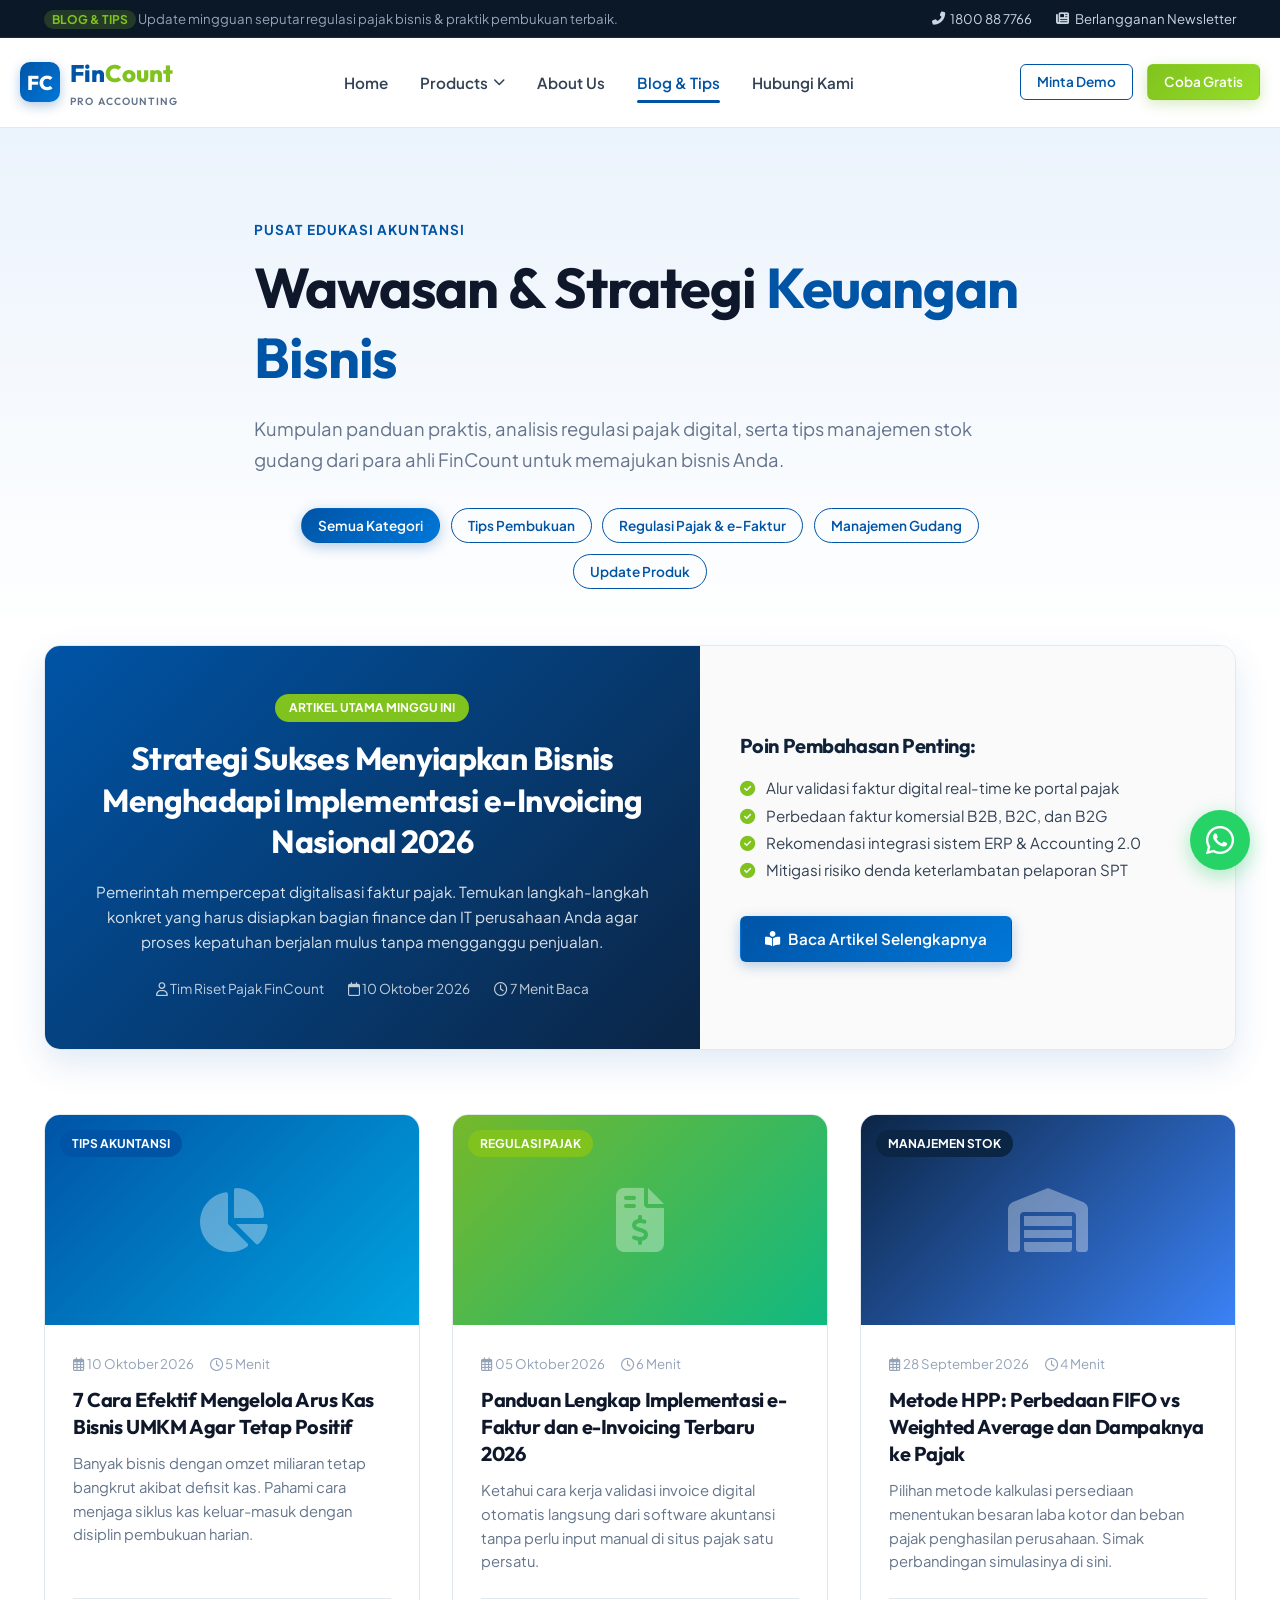
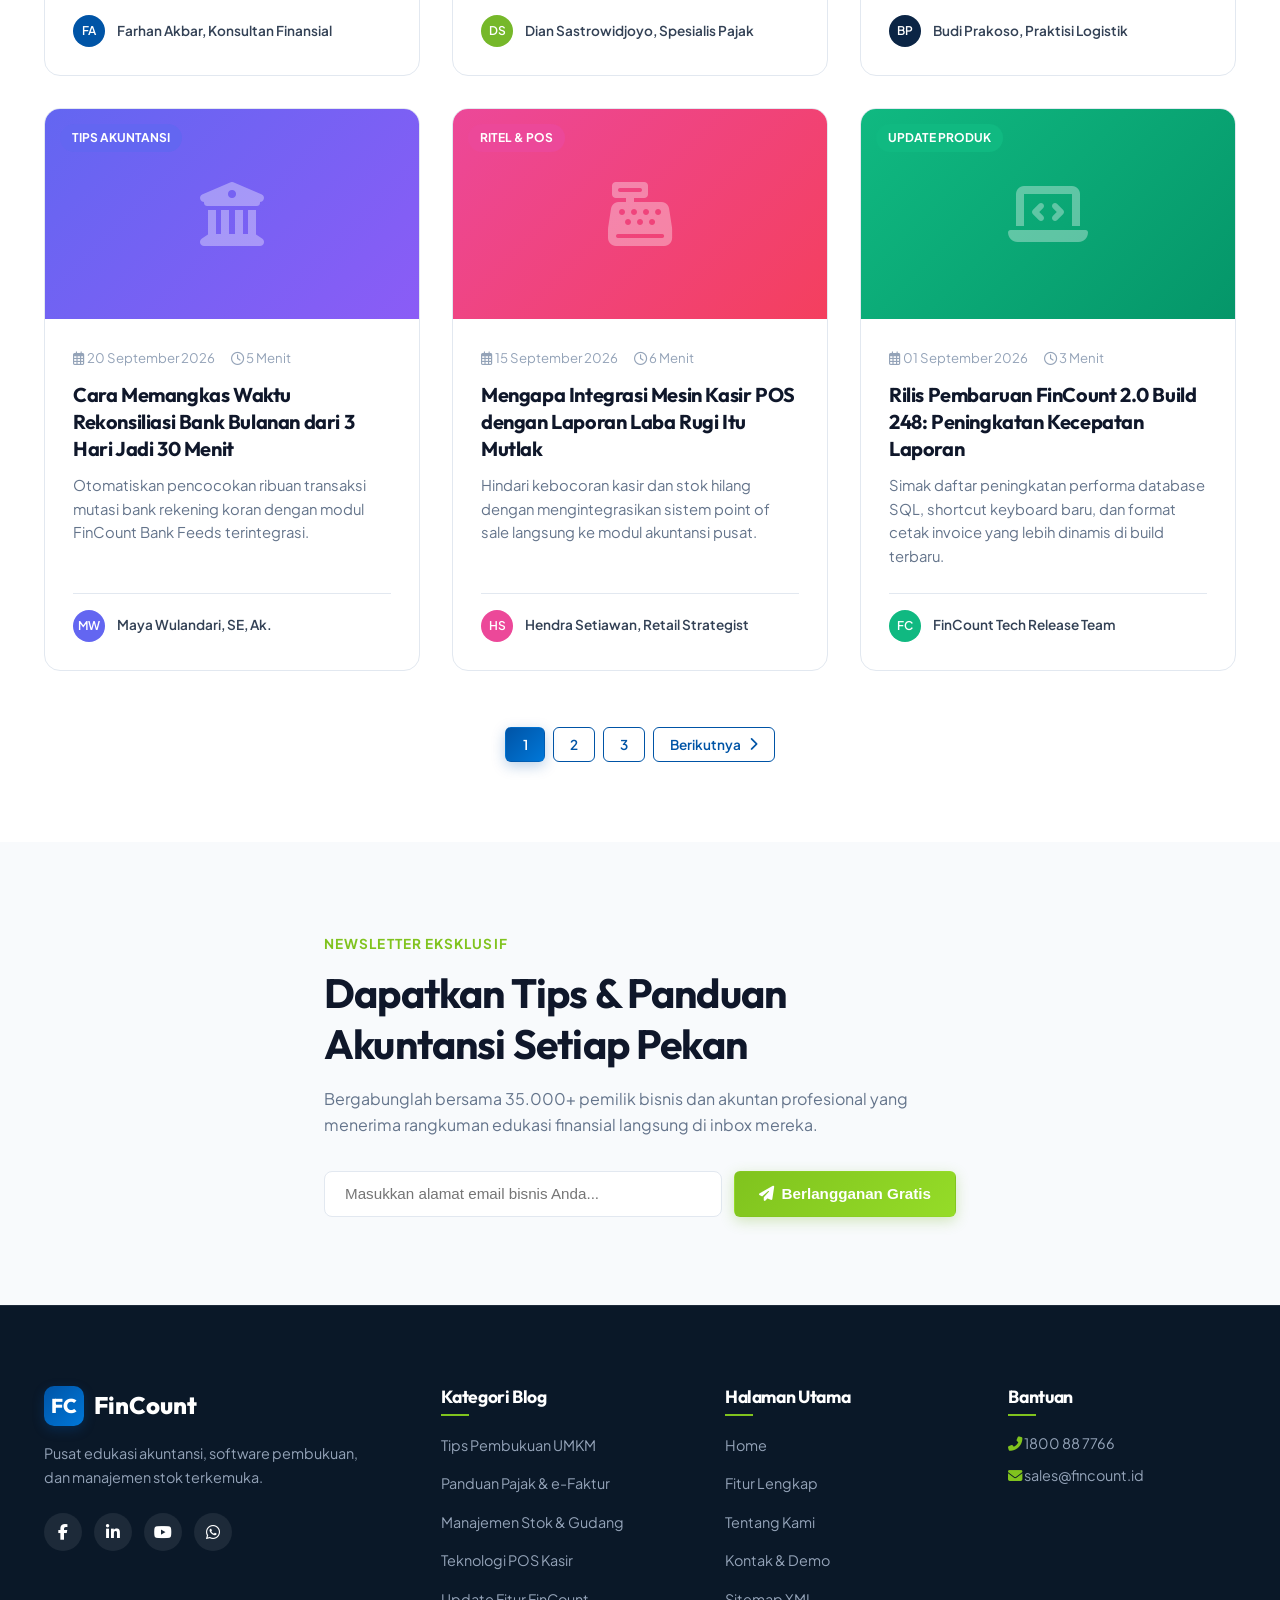
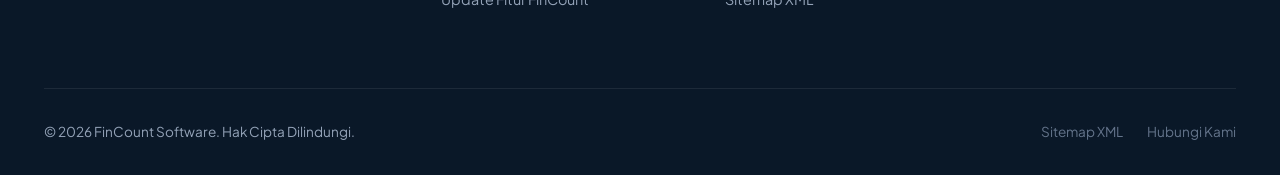
<file: blog.html>
<!DOCTYPE html>
<html lang="id">
<head>
  <meta charset="UTF-8">
  <meta name="viewport" content="width=device-width, initial-scale=1.0">
  <meta http-equiv="X-UA-Compatible" content="IE=edge">
  <title>Blog & Wawasan Bisnis | FinCount Pro Software</title>
  <meta name="description" content="Temukan artikel, tips akuntansi, panduan e-Faktur pajak, manajemen persediaan gudang, dan strategi bisnis terkini dari para pakar keuangan FinCount.">
  <meta name="keywords" content="blog akuntansi, tips pembukuan umkm, panduan e-faktur pajak, cara rekonsiliasi bank, software akuntansi artikel, strategi keuangan bisnis">
  <link rel="canonical" href="https://fincount.id/blog.html">

  <meta property="og:type" content="blog">
  <meta property="og:url" content="https://fincount.id/blog.html">
  <meta property="og:title" content="Blog & Panduan Akuntansi - FinCount">
  <meta property="og:description" content="Kumpulan artikel edukatif seputar pengelolaan keuangan, pajak, dan inventaris bisnis modern.">
  <meta property="og:image" content="https://www.fincount.id/assets/images/logo.png">

  <link rel="preconnect" href="https://fonts.googleapis.com">
  <link rel="preconnect" href="https://fonts.gstatic.com" crossorigin>
  <link href="https://fonts.googleapis.com/css2?family=Outfit:wght@500;600;700;800&family=Plus+Jakarta+Sans:wght@400;500;600;700&display=swap" rel="stylesheet">
  <link rel="stylesheet" href="https://cdnjs.cloudflare.com/ajax/libs/font-awesome/6.5.1/css/all.min.css">
  <link rel="stylesheet" href="assets/css/style.css">

  <script type="application/ld+json">
  {
    "@context": "https://schema.org",
    "@type": "Blog",
    "name": "FinCount Knowledge Hub",
    "url": "https://fincount.id/blog.html",
    "description": "Edukasi akuntansi, keuangan usaha, dan perpajakan untuk pengusaha dan praktisi akuntan."
  }
  </script>
</head>
<body>

  <!-- Top Bar -->
  <div class="top-bar">
    <div class="container top-bar-inner">
      <div>
        <span class="top-bar-badge">BLOG & TIPS</span>
        <span>Update mingguan seputar regulasi pajak bisnis & praktik pembukuan terbaik.</span>
      </div>
      <ul class="top-bar-links">
        <li><a href="tel:1800887766"><i class="fas fa-phone-alt"></i> 1800 88 7766</a></li>
        <li><a href="contact.html"><i class="fas fa-newspaper"></i> Berlangganan Newsletter</a></li>
      </ul>
    </div>
  </div>

  <!-- Header -->
  <header class="site-header">
    <div class="container navbar-inner">
      <a href="index.html" class="brand-logo">
        <div class="logo-icon">FC</div>
        <div>
          <span>Fin<span class="highlight">Count</span></span>
          <span class="logo-sub">Pro Accounting</span>
        </div>
      </a>

      <nav>
        <ul class="nav-menu">
          <li><a href="index.html" class="nav-link">Home</a></li>
          <li class="has-dropdown">
            <a href="product.html" class="nav-link">Products <i class="fas fa-chevron-down" style="font-size: 0.75rem;"></i></a>
            <ul class="dropdown-menu">
              <li class="dropdown-item">
                <a href="product.html#overview">
                  <div class="item-icon" style="background: var(--primary-light); color: var(--primary);">
                    <i class="fas fa-desktop"></i>
                  </div>
                  <div>
                    <strong>Accounting 2.0 (On-Premise)</strong>
                    <span class="item-desc">Solusi finansial & pembukuan lokal berkecepatan tinggi</span>
                  </div>
                </a>
              </li>
              <li class="dropdown-item">
                <a href="product.html#cloud">
                  <div class="item-icon" style="background: var(--accent-light); color: var(--accent);">
                    <i class="fas fa-cloud"></i>
                  </div>
                  <div>
                    <strong>Cloud Accounting</strong>
                    <span class="item-desc">Akses pembukuan kapan saja via browser web & mobile</span>
                  </div>
                </a>
              </li>
              <li class="dropdown-item">
                <a href="product.html#pos">
                  <div class="item-icon" style="background: #E0F2FE; color: #0284C7;">
                    <i class="fas fa-cash-register"></i>
                  </div>
                  <div>
                    <strong>FinCount POS 5.0</strong>
                    <span class="item-desc">Mesin kasir ritel & F&B multi-outlet terintegrasi</span>
                  </div>
                </a>
              </li>
              <li class="dropdown-item">
                <a href="product.html#einvoice">
                  <div class="item-icon" style="background: #DCFCE7; color: #166534;">
                    <i class="fas fa-qrcode"></i>
                  </div>
                  <div>
                    <strong>LHDN e-Invoice Solution</strong>
                    <span class="item-desc">Validasi faktur pajak digital & QR code otomatis</span>
                  </div>
                </a>
              </li>
              <li class="dropdown-item">
                <a href="product.html#inventory">
                  <div class="item-icon" style="background: #FEF3C7; color: #D97706;">
                    <i class="fas fa-warehouse"></i>
                  </div>
                  <div>
                    <strong>Kontrol Persediaan & Stok</strong>
                    <span class="item-desc">Multi-gudang, batch tracking, dan HPP presisi</span>
                  </div>
                </a>
              </li>
            </ul>
          </li>
          <li><a href="about.html" class="nav-link">About Us</a></li>
          <li><a href="blog.html" class="nav-link active">Blog & Tips</a></li>
          <li><a href="contact.html" class="nav-link">Hubungi Kami</a></li>
        </ul>
      </nav>

      <div class="nav-actions">
        <a href="contact.html" class="btn btn-outline btn-sm">Minta Demo</a>
        <a href="contact.html" class="btn btn-accent btn-sm">Coba Gratis</a>
      </div>

      <button class="mobile-toggle" aria-label="Toggle Menu">
        <i class="fas fa-bars"></i>
      </button>
    </div>
  </header>

  <!-- Blog Banner -->
  <section class="section-padding" style="background: linear-gradient(180deg, #EBF3FC 0%, #FFFFFF 100%); padding-bottom: 3.5rem;">
    <div class="container text-center" style="max-width: 820px; margin: 0 auto;">
      <span class="section-tag">PUSAT EDUKASI AKUNTANSI</span>
      <h1 style="margin-bottom: 1.25rem;">
        Wawasan & Strategi <span style="color: var(--primary);">Keuangan Bisnis</span>
      </h1>
      <p style="font-size: 1.15rem; color: var(--text-muted); line-height: 1.7; margin-bottom: 2rem;">
        Kumpulan panduan praktis, analisis regulasi pajak digital, serta tips manajemen stok gudang dari para ahli FinCount untuk memajukan bisnis Anda.
      </p>

      <!-- Category Filter Pills -->
      <div style="display: flex; justify-content: center; gap: 0.65rem; flex-wrap: wrap;">
        <a href="blog.html" class="btn btn-primary btn-sm" style="border-radius: 99px;">Semua Kategori</a>
        <a href="#tips" class="btn btn-outline btn-sm" style="border-radius: 99px;">Tips Pembukuan</a>
        <a href="#tax" class="btn btn-outline btn-sm" style="border-radius: 99px;">Regulasi Pajak & e-Faktur</a>
        <a href="#inventory" class="btn btn-outline btn-sm" style="border-radius: 99px;">Manajemen Gudang</a>
        <a href="#updates" class="btn btn-outline btn-sm" style="border-radius: 99px;">Update Produk</a>
      </div>
    </div>
  </section>

  <!-- Featured Post Hero Card -->
  <section class="container" style="margin-bottom: 4rem;">
    <div style="background: #FFFFFF; border: 1px solid var(--border-light); border-radius: 16px; overflow: hidden; box-shadow: var(--shadow-lg); display: grid; grid-template-columns: 1.1fr 0.9fr;">
      <div style="background: linear-gradient(135deg, #0054A6 0%, #0B2545 100%); display: flex; flex-direction: column; align-items: center; justify-content: center; padding: 3rem; color: #fff; text-align: center;">
        <span style="background: var(--accent); color: #fff; padding: 4px 14px; border-radius: 99px; font-size: 0.75rem; font-weight: 700; text-transform: uppercase; margin-bottom: 1rem;">ARTIKEL UTAMA MINGGU INI</span>
        <h2 style="color: #fff; font-size: 2rem; line-height: 1.3; margin-bottom: 1rem;">
          <a href="blog-single.html" style="color: #fff;">Strategi Sukses Menyiapkan Bisnis Menghadapi Implementasi e-Invoicing Nasional 2026</a>
        </h2>
        <p style="color: rgba(255, 255, 255, 0.85); font-size: 0.95rem; margin-bottom: 1.5rem;">
          Pemerintah mempercepat digitalisasi faktur pajak. Temukan langkah-langkah konkret yang harus disiapkan bagian finance dan IT perusahaan Anda agar proses kepatuhan berjalan mulus tanpa mengganggu penjualan.
        </p>
        <div style="display: flex; gap: 1.5rem; font-size: 0.85rem; color: rgba(255, 255, 255, 0.75);">
          <span><i class="far fa-user"></i> Tim Riset Pajak FinCount</span>
          <span><i class="far fa-calendar"></i> 10 Oktober 2026</span>
          <span><i class="far fa-clock"></i> 7 Menit Baca</span>
        </div>
      </div>
      <div style="padding: 2.5rem; display: flex; flex-direction: column; justify-content: center; background: #FAFAFA;">
        <h4 style="margin-bottom: 1rem; color: var(--secondary);">Poin Pembahasan Penting:</h4>
        <ul style="list-style: none; font-size: 0.95rem; line-height: 1.8; color: var(--text-body); margin-bottom: 2rem;">
          <li><i class="fas fa-check-circle" style="color: var(--accent); margin-right: 8px;"></i> Alur validasi faktur digital real-time ke portal pajak</li>
          <li><i class="fas fa-check-circle" style="color: var(--accent); margin-right: 8px;"></i> Perbedaan faktur komersial B2B, B2C, dan B2G</li>
          <li><i class="fas fa-check-circle" style="color: var(--accent); margin-right: 8px;"></i> Rekomendasi integrasi sistem ERP & Accounting 2.0</li>
          <li><i class="fas fa-check-circle" style="color: var(--accent); margin-right: 8px;"></i> Mitigasi risiko denda keterlambatan pelaporan SPT</li>
        </ul>
        <div>
          <a href="blog-single.html" class="btn btn-primary"><i class="fas fa-book-reader"></i> Baca Artikel Selengkapnya</a>
        </div>
      </div>
    </div>
  </section>

  <!-- Blog Article Grid -->
  <section class="container" style="margin-bottom: 5rem;">
    <div class="blog-grid">
      <!-- Article 1 -->
      <article class="blog-card">
        <div class="blog-thumb" style="background: linear-gradient(135deg, #0054A6, #00A3E0); display: flex; align-items: center; justify-content: center;">
          <i class="fas fa-chart-pie fa-4x" style="color: rgba(255, 255, 255, 0.35);"></i>
          <span class="blog-category">Tips Akuntansi</span>
        </div>
        <div class="blog-content">
          <div class="blog-meta">
            <span><i class="far fa-calendar-alt"></i> 10 Oktober 2026</span>
            <span><i class="far fa-clock"></i> 5 Menit</span>
          </div>
          <h3 class="blog-title"><a href="blog-single.html">7 Cara Efektif Mengelola Arus Kas Bisnis UMKM Agar Tetap Positif</a></h3>
          <p class="blog-excerpt">Banyak bisnis dengan omzet miliaran tetap bangkrut akibat defisit kas. Pahami cara menjaga siklus kas keluar-masuk dengan disiplin pembukuan harian.</p>
          <div class="blog-author">
            <div class="blog-author-img" style="background:#0054A6; color:#fff; display:flex; align-items:center; justify-content:center; font-size:12px;">FA</div>
            <span>Farhan Akbar, Konsultan Finansial</span>
          </div>
        </div>
      </article>

      <!-- Article 2 -->
      <article class="blog-card">
        <div class="blog-thumb" style="background: linear-gradient(135deg, #76B82A, #10B981); display: flex; align-items: center; justify-content: center;">
          <i class="fas fa-file-invoice-dollar fa-4x" style="color: rgba(255, 255, 255, 0.35);"></i>
          <span class="blog-category" style="background: var(--accent);">Regulasi Pajak</span>
        </div>
        <div class="blog-content">
          <div class="blog-meta">
            <span><i class="far fa-calendar-alt"></i> 05 Oktober 2026</span>
            <span><i class="far fa-clock"></i> 6 Menit</span>
          </div>
          <h3 class="blog-title"><a href="blog-single.html">Panduan Lengkap Implementasi e-Faktur dan e-Invoicing Terbaru 2026</a></h3>
          <p class="blog-excerpt">Ketahui cara kerja validasi invoice digital otomatis langsung dari software akuntansi tanpa perlu input manual di situs pajak satu persatu.</p>
          <div class="blog-author">
            <div class="blog-author-img" style="background:#76B82A; color:#fff; display:flex; align-items:center; justify-content:center; font-size:12px;">DS</div>
            <span>Dian Sastrowidjoyo, Spesialis Pajak</span>
          </div>
        </div>
      </article>

      <!-- Article 3 -->
      <article class="blog-card">
        <div class="blog-thumb" style="background: linear-gradient(135deg, #0B2545, #3B82F6); display: flex; align-items: center; justify-content: center;">
          <i class="fas fa-warehouse fa-4x" style="color: rgba(255, 255, 255, 0.35);"></i>
          <span class="blog-category" style="background: #0B2545;">Manajemen Stok</span>
        </div>
        <div class="blog-content">
          <div class="blog-meta">
            <span><i class="far fa-calendar-alt"></i> 28 September 2026</span>
            <span><i class="far fa-clock"></i> 4 Menit</span>
          </div>
          <h3 class="blog-title"><a href="blog-single.html">Metode HPP: Perbedaan FIFO vs Weighted Average dan Dampaknya ke Pajak</a></h3>
          <p class="blog-excerpt">Pilihan metode kalkulasi persediaan menentukan besaran laba kotor dan beban pajak penghasilan perusahaan. Simak perbandingan simulasinya di sini.</p>
          <div class="blog-author">
            <div class="blog-author-img" style="background:#0B2545; color:#fff; display:flex; align-items:center; justify-content:center; font-size:12px;">BP</div>
            <span>Budi Prakoso, Praktisi Logistik</span>
          </div>
        </div>
      </article>

      <!-- Article 4 -->
      <article class="blog-card">
        <div class="blog-thumb" style="background: linear-gradient(135deg, #6366F1, #8B5CF6); display: flex; align-items: center; justify-content: center;">
          <i class="fas fa-building-columns fa-4x" style="color: rgba(255, 255, 255, 0.35);"></i>
          <span class="blog-category" style="background: #6366F1;">Tips Akuntansi</span>
        </div>
        <div class="blog-content">
          <div class="blog-meta">
            <span><i class="far fa-calendar-alt"></i> 20 September 2026</span>
            <span><i class="far fa-clock"></i> 5 Menit</span>
          </div>
          <h3 class="blog-title"><a href="blog-single.html">Cara Memangkas Waktu Rekonsiliasi Bank Bulanan dari 3 Hari Jadi 30 Menit</a></h3>
          <p class="blog-excerpt">Otomatiskan pencocokan ribuan transaksi mutasi bank rekening koran dengan modul FinCount Bank Feeds terintegrasi.</p>
          <div class="blog-author">
            <div class="blog-author-img" style="background:#6366F1; color:#fff; display:flex; align-items:center; justify-content:center; font-size:12px;">MW</div>
            <span>Maya Wulandari, SE, Ak.</span>
          </div>
        </div>
      </article>

      <!-- Article 5 -->
      <article class="blog-card">
        <div class="blog-thumb" style="background: linear-gradient(135deg, #EC4899, #F43F5E); display: flex; align-items: center; justify-content: center;">
          <i class="fas fa-cash-register fa-4x" style="color: rgba(255, 255, 255, 0.35);"></i>
          <span class="blog-category" style="background: #EC4899;">Ritel & POS</span>
        </div>
        <div class="blog-content">
          <div class="blog-meta">
            <span><i class="far fa-calendar-alt"></i> 15 September 2026</span>
            <span><i class="far fa-clock"></i> 6 Menit</span>
          </div>
          <h3 class="blog-title"><a href="blog-single.html">Mengapa Integrasi Mesin Kasir POS dengan Laporan Laba Rugi Itu Mutlak</a></h3>
          <p class="blog-excerpt">Hindari kebocoran kasir dan stok hilang dengan mengintegrasikan sistem point of sale langsung ke modul akuntansi pusat.</p>
          <div class="blog-author">
            <div class="blog-author-img" style="background:#EC4899; color:#fff; display:flex; align-items:center; justify-content:center; font-size:12px;">HS</div>
            <span>Hendra Setiawan, Retail Strategist</span>
          </div>
        </div>
      </article>

      <!-- Article 6 -->
      <article class="blog-card">
        <div class="blog-thumb" style="background: linear-gradient(135deg, #10B981, #059669); display: flex; align-items: center; justify-content: center;">
          <i class="fas fa-laptop-code fa-4x" style="color: rgba(255, 255, 255, 0.35);"></i>
          <span class="blog-category" style="background: #10B981;">Update Produk</span>
        </div>
        <div class="blog-content">
          <div class="blog-meta">
            <span><i class="far fa-calendar-alt"></i> 01 September 2026</span>
            <span><i class="far fa-clock"></i> 3 Menit</span>
          </div>
          <h3 class="blog-title"><a href="blog-single.html">Rilis Pembaruan FinCount 2.0 Build 248: Peningkatan Kecepatan Laporan</a></h3>
          <p class="blog-excerpt">Simak daftar peningkatan performa database SQL, shortcut keyboard baru, dan format cetak invoice yang lebih dinamis di build terbaru.</p>
          <div class="blog-author">
            <div class="blog-author-img" style="background:#10B981; color:#fff; display:flex; align-items:center; justify-content:center; font-size:12px;">FC</div>
            <span>FinCount Tech Release Team</span>
          </div>
        </div>
      </article>
    </div>

    <!-- Pagination -->
    <div style="display: flex; justify-content: center; gap: 0.5rem; margin-top: 3.5rem;">
      <a href="#" class="btn btn-primary btn-sm" style="min-width: 40px;">1</a>
      <a href="#" class="btn btn-outline btn-sm" style="min-width: 40px;">2</a>
      <a href="#" class="btn btn-outline btn-sm" style="min-width: 40px;">3</a>
      <a href="#" class="btn btn-outline btn-sm">Berikutnya <i class="fas fa-chevron-right"></i></a>
    </div>
  </section>

  <!-- Newsletter Subscription Box -->
  <section class="section-padding" style="background: var(--bg-subtle);">
    <div class="container text-center" style="max-width: 680px; margin: 0 auto;">
      <span class="section-tag accent">NEWSLETTER EKSKLUSIF</span>
      <h2 style="margin-bottom: 1rem;">Dapatkan Tips & Panduan Akuntansi Setiap Pekan</h2>
      <p style="color: var(--text-muted); margin-bottom: 2rem;">
        Bergabunglah bersama 35.000+ pemilik bisnis dan akuntan profesional yang menerima rangkuman edukasi finansial langsung di inbox mereka.
      </p>
      <form style="display: flex; gap: 0.75rem; flex-wrap: wrap; justify-content: center;" onsubmit="event.preventDefault(); alert('Terima kasih! Anda telah terdaftar dalam newsletter FinCount.');">
        <input type="email" placeholder="Masukkan alamat email bisnis Anda..." required style="padding: 0.85rem 1.25rem; border-radius: 8px; border: 1.5px solid var(--border-light); font-size: 0.95rem; min-width: 280px; flex-grow: 1;">
        <button type="submit" class="btn btn-accent"><i class="fas fa-paper-plane"></i> Berlangganan Gratis</button>
      </form>
    </div>
  </section>

  <!-- Footer -->
  <footer class="site-footer">
    <div class="container">
      <div class="footer-grid">
        <div class="footer-col">
          <a href="index.html" class="brand-logo" style="color: #fff; margin-bottom: 1rem;">
            <div class="logo-icon">FC</div>
            <span>FinCount</span>
          </a>
          <p style="font-size: 0.9rem; color: #94A3B8;">Pusat edukasi akuntansi, software pembukuan, dan manajemen stok terkemuka.</p>
          <div class="footer-social">
            <a href="#" class="social-btn"><i class="fab fa-facebook-f"></i></a>
            <a href="#" class="social-btn"><i class="fab fa-linkedin-in"></i></a>
            <a href="#" class="social-btn"><i class="fab fa-youtube"></i></a>
            <a href="#" class="social-btn"><i class="fab fa-whatsapp"></i></a>
          </div>
        </div>
        <div class="footer-col">
          <h4>Kategori Blog</h4>
          <ul class="footer-links">
            <li><a href="blog.html">Tips Pembukuan UMKM</a></li>
            <li><a href="blog.html">Panduan Pajak & e-Faktur</a></li>
            <li><a href="blog.html">Manajemen Stok & Gudang</a></li>
            <li><a href="blog.html">Teknologi POS Kasir</a></li>
            <li><a href="blog.html">Update Fitur FinCount</a></li>
          </ul>
        </div>
        <div class="footer-col">
          <h4>Halaman Utama</h4>
          <ul class="footer-links">
            <li><a href="index.html">Home</a></li>
            <li><a href="product.html">Fitur Lengkap</a></li>
            <li><a href="about.html">Tentang Kami</a></li>
            <li><a href="contact.html">Kontak & Demo</a></li>
            <li><a href="sitemap.xml">Sitemap XML</a></li>
          </ul>
        </div>
        <div class="footer-col">
          <h4>Bantuan</h4>
          <p style="font-size: 0.9rem; margin-bottom: 0.5rem;"><i class="fas fa-phone-alt" style="color: var(--accent);"></i> 1800 88 7766</p>
          <p style="font-size: 0.9rem; margin-bottom: 0.5rem;"><i class="fas fa-envelope" style="color: var(--accent);"></i> sales@fincount.id</p>
        </div>
      </div>
      <div class="footer-bottom">
        <div>&copy; 2026 FinCount Software. Hak Cipta Dilindungi.</div>
        <ul class="footer-legal-links">
          <li><a href="sitemap.xml">Sitemap XML</a></li>
          <li><a href="contact.html">Hubungi Kami</a></li>
        </ul>
      </div>
    </div>
  </footer>

  <a href="https://wa.me/6281234567890" class="floating-whatsapp" target="_blank" rel="noopener noreferrer"><i class="fab fa-whatsapp"></i></a>
  <button class="back-to-top"><i class="fas fa-chevron-up"></i></button>

  <script src="assets/js/main.js"></script>
</body>
</html>
</file>
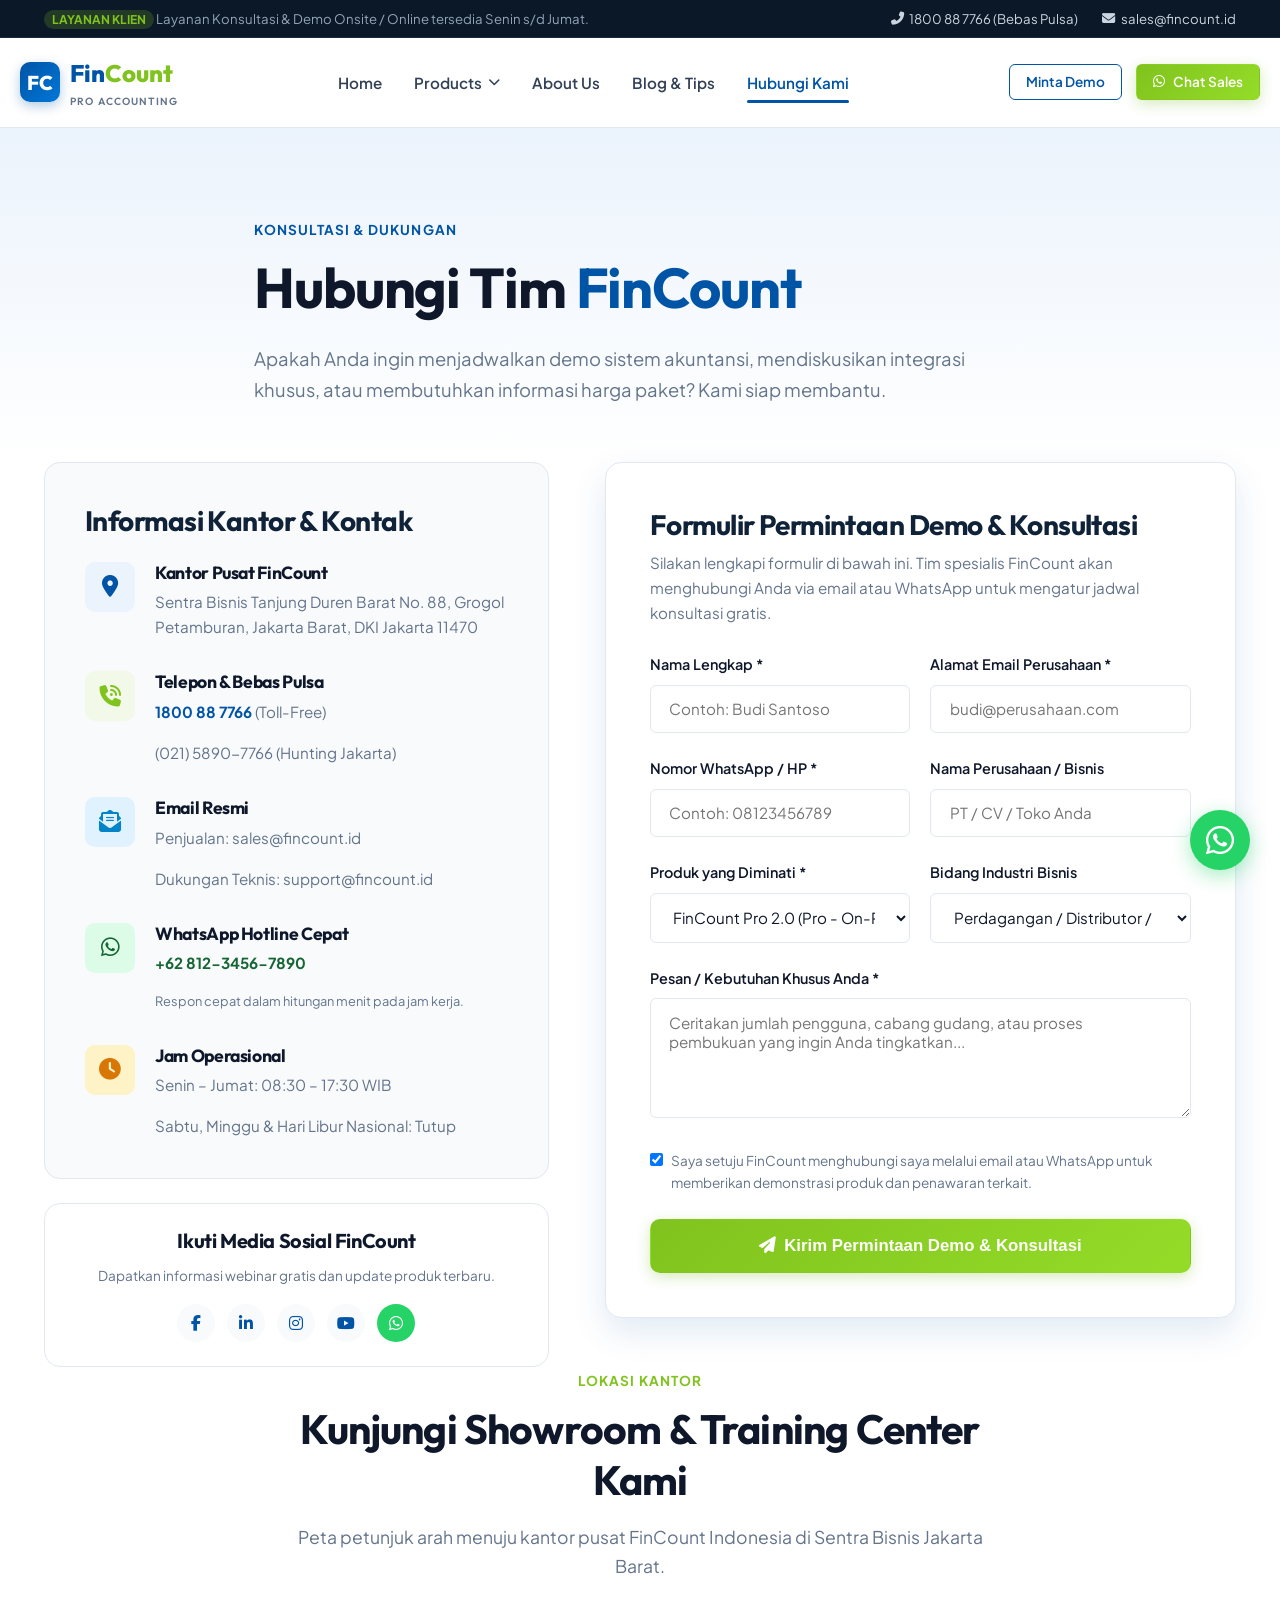
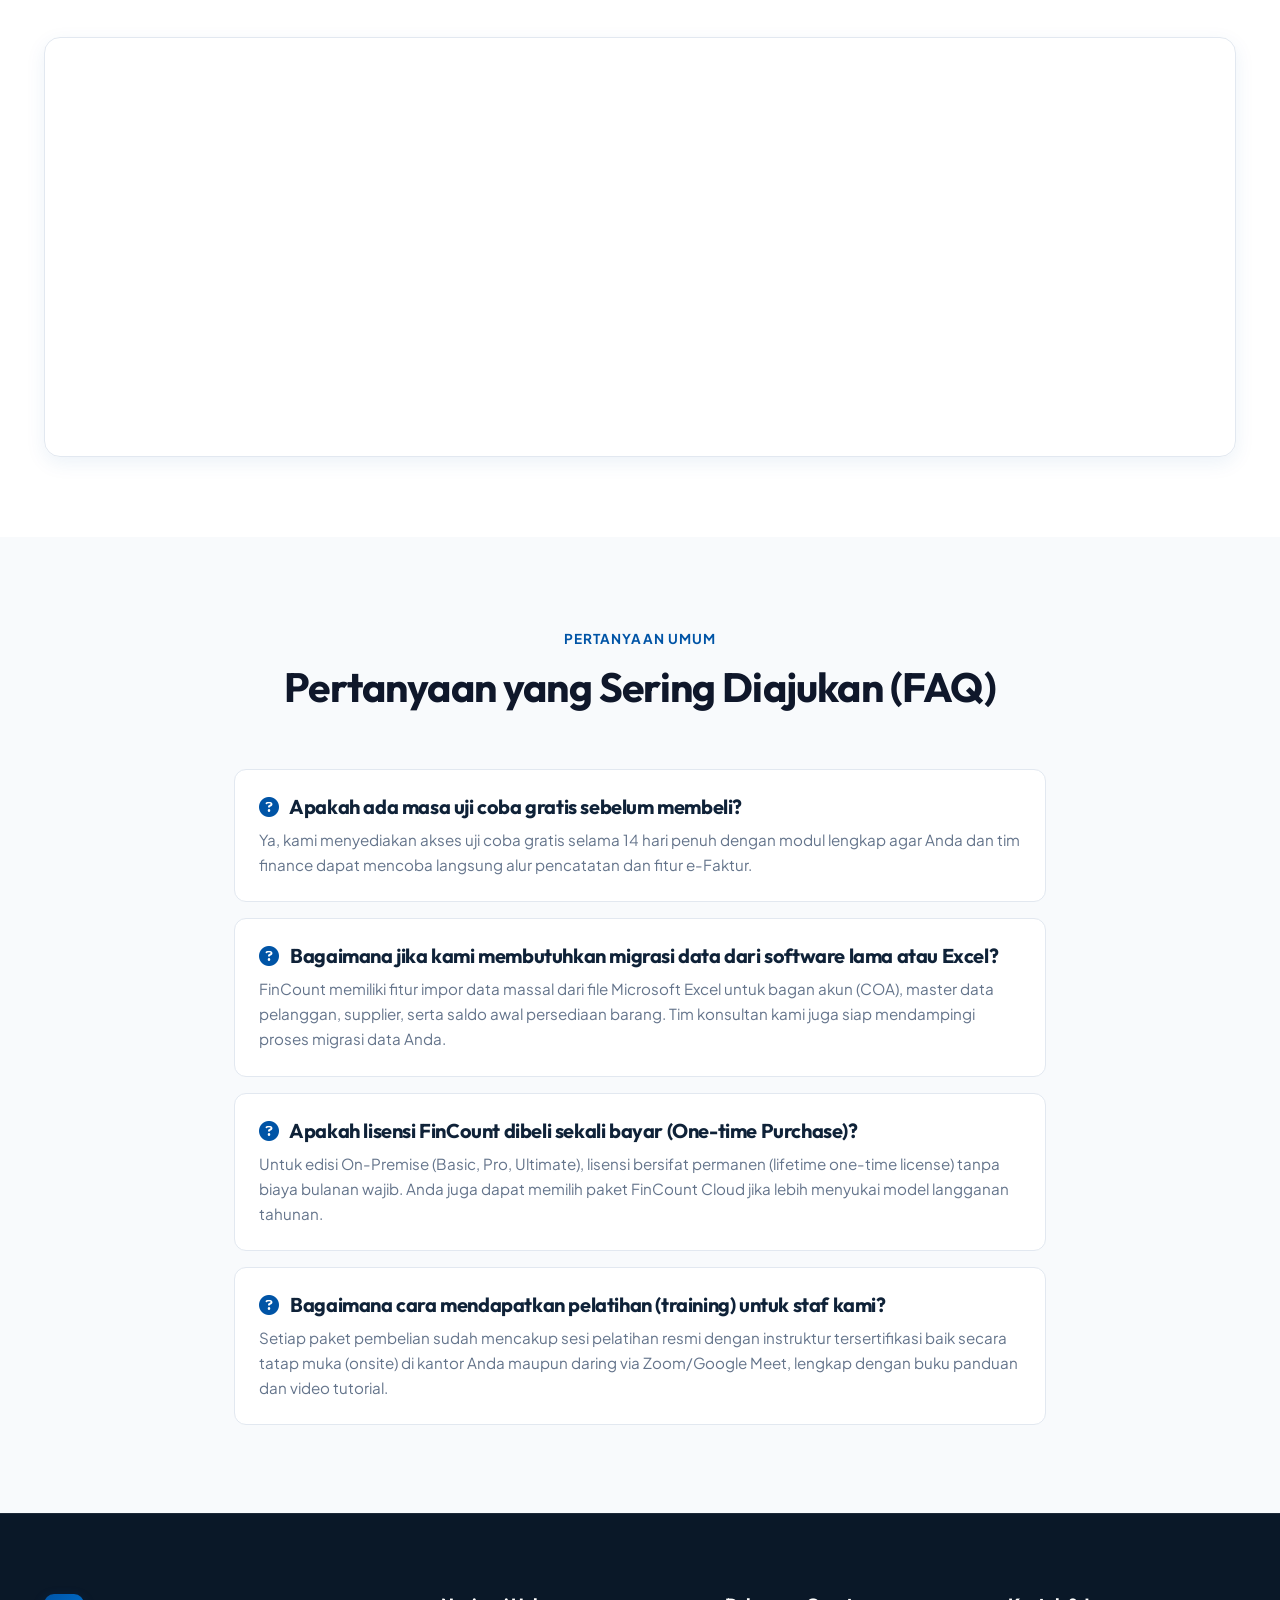
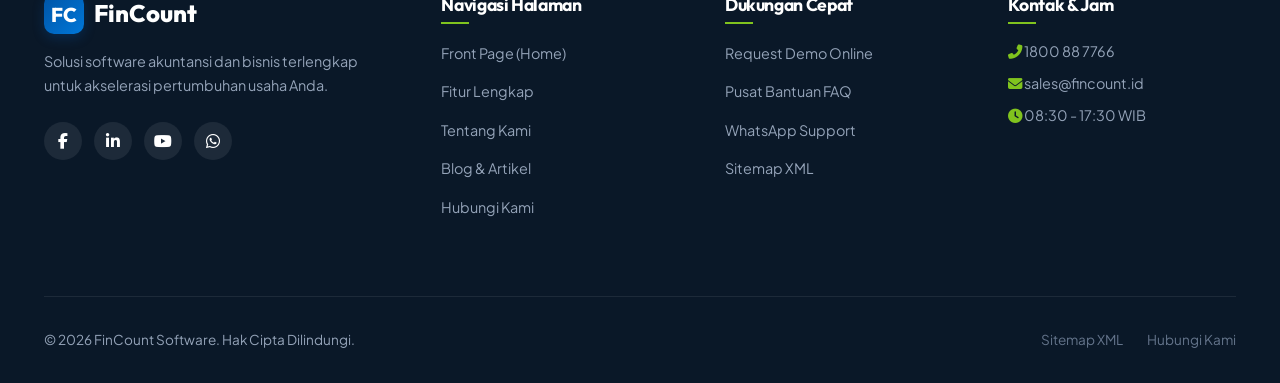
<file: contact.html>
<!DOCTYPE html>
<html lang="id">
<head>
  <meta charset="UTF-8">
  <meta name="viewport" content="width=device-width, initial-scale=1.0">
  <meta http-equiv="X-UA-Compatible" content="IE=edge">
  <title>Hubungi Kami | FinCount Pro Software - Layanan Konsultasi & Demo</title>
  <meta name="description" content="Hubungi tim FinCount untuk konsultasi kebutuhan software akuntansi, permintaan demo produk, penawaran harga lisensi, atau dukungan teknis. Telepon: 1800 88 7766.">
  <meta name="keywords" content="kontak fincount, demo software akuntansi, customer support fincount, kantor fincount jakarta, konsultasi pembukuan bisnis">
  <link rel="canonical" href="https://fincount.id/contact.html">

  <meta property="og:type" content="website">
  <meta property="og:url" content="https://fincount.id/contact.html">
  <meta property="og:title" content="Hubungi Kami - FinCount Pro Software">
  <meta property="og:description" content="Tim ahli kami siap membantu memilih edisi software terbaik untuk transformasi pembukuan bisnis Anda.">
  <meta property="og:image" content="https://www.fincount.id/assets/images/logo.png">

  <link rel="preconnect" href="https://fonts.googleapis.com">
  <link rel="preconnect" href="https://fonts.gstatic.com" crossorigin>
  <link href="https://fonts.googleapis.com/css2?family=Outfit:wght@500;600;700;800&family=Plus+Jakarta+Sans:wght@400;500;600;700&display=swap" rel="stylesheet">
  <link rel="stylesheet" href="https://cdnjs.cloudflare.com/ajax/libs/font-awesome/6.5.1/css/all.min.css">
  <link rel="stylesheet" href="assets/css/style.css">

  <script type="application/ld+json">
  {
    "@context": "https://schema.org",
    "@type": "LocalBusiness",
    "name": "FinCount Software Indonesia",
    "image": "https://www.fincount.id/assets/images/logo.png",
    "telephone": "1800887766",
    "email": "sales@fincount.id",
    "address": {
      "@type": "PostalAddress",
      "streetAddress": "Sentra Bisnis Tanjung Duren Barat No. 88",
      "addressLocality": "Jakarta Barat",
      "addressRegion": "DKI Jakarta",
      "postalCode": "11470",
      "addressCountry": "ID"
    },
    "geo": {
      "@type": "GeoCoordinates",
      "latitude": -6.175392,
      "longitude": 106.827153
    },
    "openingHoursSpecification": {
      "@type": "OpeningHoursSpecification",
      "dayOfWeek": ["Monday", "Tuesday", "Wednesday", "Thursday", "Friday"],
      "opens": "08:30",
      "closes": "17:30"
    }
  }
  </script>
</head>
<body>

  <!-- Top Bar -->
  <div class="top-bar">
    <div class="container top-bar-inner">
      <div>
        <span class="top-bar-badge">LAYANAN KLIEN</span>
        <span>Layanan Konsultasi & Demo Onsite / Online tersedia Senin s/d Jumat.</span>
      </div>
      <ul class="top-bar-links">
        <li><a href="tel:1800887766"><i class="fas fa-phone-alt"></i> 1800 88 7766 (Bebas Pulsa)</a></li>
        <li><a href="mailto:sales@fincount.id"><i class="fas fa-envelope"></i> sales@fincount.id</a></li>
      </ul>
    </div>
  </div>

  <!-- Header -->
  <header class="site-header">
    <div class="container navbar-inner">
      <a href="index.html" class="brand-logo">
        <div class="logo-icon">FC</div>
        <div>
          <span>Fin<span class="highlight">Count</span></span>
          <span class="logo-sub">Pro Accounting</span>
        </div>
      </a>

      <nav>
        <ul class="nav-menu">
          <li><a href="index.html" class="nav-link">Home</a></li>
          <li class="has-dropdown">
            <a href="product.html" class="nav-link">Products <i class="fas fa-chevron-down" style="font-size: 0.75rem;"></i></a>
            <ul class="dropdown-menu">
              <li class="dropdown-item">
                <a href="product.html#overview">
                  <div class="item-icon" style="background: var(--primary-light); color: var(--primary);">
                    <i class="fas fa-desktop"></i>
                  </div>
                  <div>
                    <strong>Accounting 2.0 (On-Premise)</strong>
                    <span class="item-desc">Solusi finansial & pembukuan lokal berkecepatan tinggi</span>
                  </div>
                </a>
              </li>
              <li class="dropdown-item">
                <a href="product.html#cloud">
                  <div class="item-icon" style="background: var(--accent-light); color: var(--accent);">
                    <i class="fas fa-cloud"></i>
                  </div>
                  <div>
                    <strong>Cloud Accounting</strong>
                    <span class="item-desc">Akses pembukuan kapan saja via browser web & mobile</span>
                  </div>
                </a>
              </li>
              <li class="dropdown-item">
                <a href="product.html#pos">
                  <div class="item-icon" style="background: #E0F2FE; color: #0284C7;">
                    <i class="fas fa-cash-register"></i>
                  </div>
                  <div>
                    <strong>FinCount POS 5.0</strong>
                    <span class="item-desc">Mesin kasir ritel & F&B multi-outlet terintegrasi</span>
                  </div>
                </a>
              </li>
              <li class="dropdown-item">
                <a href="product.html#einvoice">
                  <div class="item-icon" style="background: #DCFCE7; color: #166534;">
                    <i class="fas fa-qrcode"></i>
                  </div>
                  <div>
                    <strong>LHDN e-Invoice Solution</strong>
                    <span class="item-desc">Validasi faktur pajak digital & QR code otomatis</span>
                  </div>
                </a>
              </li>
              <li class="dropdown-item">
                <a href="product.html#inventory">
                  <div class="item-icon" style="background: #FEF3C7; color: #D97706;">
                    <i class="fas fa-warehouse"></i>
                  </div>
                  <div>
                    <strong>Kontrol Persediaan & Stok</strong>
                    <span class="item-desc">Multi-gudang, batch tracking, dan HPP presisi</span>
                  </div>
                </a>
              </li>
            </ul>
          </li>
          <li><a href="about.html" class="nav-link">About Us</a></li>
          <li><a href="blog.html" class="nav-link">Blog & Tips</a></li>
          <li><a href="contact.html" class="nav-link active">Hubungi Kami</a></li>
        </ul>
      </nav>

      <div class="nav-actions">
        <a href="#contactForm" class="btn btn-outline btn-sm">Minta Demo</a>
        <a href="https://wa.me/6281234567890" class="btn btn-accent btn-sm"><i class="fab fa-whatsapp"></i> Chat Sales</a>
      </div>

      <button class="mobile-toggle" aria-label="Toggle Menu">
        <i class="fas fa-bars"></i>
      </button>
    </div>
  </header>

  <!-- Contact Hero -->
  <section class="section-padding" style="background: linear-gradient(180deg, #EBF3FC 0%, #FFFFFF 100%); padding-bottom: 3.5rem;">
    <div class="container text-center" style="max-width: 820px; margin: 0 auto;">
      <span class="section-tag">KONSULTASI & DUKUNGAN</span>
      <h1 style="margin-bottom: 1.25rem;">
        Hubungi Tim <span style="color: var(--primary);">FinCount</span>
      </h1>
      <p style="font-size: 1.15rem; color: var(--text-muted); line-height: 1.7;">
        Apakah Anda ingin menjadwalkan demo sistem akuntansi, mendiskusikan integrasi khusus, atau membutuhkan informasi harga paket? Kami siap membantu.
      </p>
    </div>
  </section>

  <!-- Main Contact Section (Form + Office Info) -->
  <section class="container" style="margin-bottom: 5rem;">
    <div class="contact-grid">
      <!-- Contact Info Card Column -->
      <div>
        <div class="contact-info-card">
          <h3 style="margin-bottom: 1.5rem; color: var(--secondary);">Informasi Kantor & Kontak</h3>
          
          <div class="contact-info-item">
            <div class="contact-info-icon"><i class="fas fa-map-marker-alt"></i></div>
            <div class="contact-info-text">
              <h4>Kantor Pusat FinCount</h4>
              <p>Sentra Bisnis Tanjung Duren Barat No. 88, Grogol Petamburan, Jakarta Barat, DKI Jakarta 11470</p>
            </div>
          </div>

          <div class="contact-info-item">
            <div class="contact-info-icon" style="background: var(--accent-light); color: var(--accent);"><i class="fas fa-phone-volume"></i></div>
            <div class="contact-info-text">
              <h4>Telepon & Bebas Pulsa</h4>
              <p><a href="tel:1800887766" style="font-weight: 700; color: var(--primary);">1800 88 7766</a> (Toll-Free)</p>
              <p><a href="tel:02158907766">(021) 5890-7766</a> (Hunting Jakarta)</p>
            </div>
          </div>

          <div class="contact-info-item">
            <div class="contact-info-icon" style="background: #E0F2FE; color: #0284C7;"><i class="fas fa-envelope-open-text"></i></div>
            <div class="contact-info-text">
              <h4>Email Resmi</h4>
              <p>Penjualan: <a href="mailto:sales@fincount.id">sales@fincount.id</a></p>
              <p>Dukungan Teknis: <a href="mailto:support@fincount.id">support@fincount.id</a></p>
            </div>
          </div>

          <div class="contact-info-item">
            <div class="contact-info-icon" style="background: #DCFCE7; color: #166534;"><i class="fab fa-whatsapp"></i></div>
            <div class="contact-info-text">
              <h4>WhatsApp Hotline Cepat</h4>
              <p><a href="https://wa.me/6281234567890" target="_blank" style="font-weight: 700; color: #166534;">+62 812-3456-7890</a></p>
              <p style="font-size: 0.8rem; color: var(--text-muted);">Respon cepat dalam hitungan menit pada jam kerja.</p>
            </div>
          </div>

          <div class="contact-info-item" style="margin-bottom: 0;">
            <div class="contact-info-icon" style="background: #FEF3C7; color: #D97706;"><i class="fas fa-clock"></i></div>
            <div class="contact-info-text">
              <h4>Jam Operasional</h4>
              <p>Senin – Jumat: 08:30 – 17:30 WIB</p>
              <p>Sabtu, Minggu & Hari Libur Nasional: Tutup</p>
            </div>
          </div>
        </div>

        <!-- Social Media Card -->
        <div style="margin-top: 1.5rem; background: #FFFFFF; border: 1px solid var(--border-light); border-radius: 16px; padding: 1.5rem; text-align: center;">
          <h4 style="margin-bottom: 0.75rem;">Ikuti Media Sosial FinCount</h4>
          <p style="font-size: 0.85rem; color: var(--text-muted); margin-bottom: 1rem;">Dapatkan informasi webinar gratis dan update produk terbaru.</p>
          <div style="display: flex; justify-content: center; gap: 0.75rem;">
            <a href="https://facebook.com" class="social-btn" style="background: var(--bg-subtle); color: var(--primary);"><i class="fab fa-facebook-f"></i></a>
            <a href="https://linkedin.com" class="social-btn" style="background: var(--bg-subtle); color: var(--primary);"><i class="fab fa-linkedin-in"></i></a>
            <a href="https://instagram.com" class="social-btn" style="background: var(--bg-subtle); color: var(--primary);"><i class="fab fa-instagram"></i></a>
            <a href="https://youtube.com" class="social-btn" style="background: var(--bg-subtle); color: var(--primary);"><i class="fab fa-youtube"></i></a>
            <a href="https://wa.me/6281234567890" class="social-btn" style="background: #25D366; color: #fff;"><i class="fab fa-whatsapp"></i></a>
          </div>
        </div>
      </div>

      <!-- Working Contact Form Column -->
      <div>
        <div class="contact-form-box">
          <h3 style="margin-bottom: 0.5rem; color: var(--secondary);">Formulir Permintaan Demo & Konsultasi</h3>
          <p style="color: var(--text-muted); font-size: 0.95rem; margin-bottom: 1.75rem;">
            Silakan lengkapi formulir di bawah ini. Tim spesialis FinCount akan menghubungi Anda via email atau WhatsApp untuk mengatur jadwal konsultasi gratis.
          </p>

          <!-- Notification feedback alert for form submission -->
          <div id="formAlert" class="form-alert"></div>

          <form id="contactForm" method="POST" action="contact-handler.php">
            <div class="form-row">
              <div class="form-group">
                <label class="form-label">Nama Lengkap *</label>
                <input type="text" name="name" class="form-control" placeholder="Contoh: Budi Santoso" required>
              </div>
              <div class="form-group">
                <label class="form-label">Alamat Email Perusahaan *</label>
                <input type="email" name="email" class="form-control" placeholder="budi@perusahaan.com" required>
              </div>
            </div>

            <div class="form-row">
              <div class="form-group">
                <label class="form-label">Nomor WhatsApp / HP *</label>
                <input type="tel" name="phone" class="form-control" placeholder="Contoh: 08123456789" required>
              </div>
              <div class="form-group">
                <label class="form-label">Nama Perusahaan / Bisnis</label>
                <input type="text" name="company" class="form-control" placeholder="PT / CV / Toko Anda">
              </div>
            </div>

            <div class="form-row">
              <div class="form-group">
                <label class="form-label">Produk yang Diminati *</label>
                <select name="product" class="form-control" required>
                  <option value="FinCount Pro 2.0 (Pro)">FinCount Pro 2.0 (Pro - On-Premise)</option>
                  <option value="FinCount Cloud Accounting">FinCount Cloud Accounting (Online Web)</option>
                  <option value="FinCount Basic Edition">FinCount Basic Edition</option>
                  <option value="FinCount Ultimate Edition">FinCount Ultimate Edition</option>
                  <option value="FinCount POS 5.0">FinCount POS 5.0 (Kasir Retail/F&B)</option>
                  <option value="Modul e-Faktur Terintegrasi">Modul e-Faktur Terintegrasi</option>
                </select>
              </div>
              <div class="form-group">
                <label class="form-label">Bidang Industri Bisnis</label>
                <select name="industry" class="form-control">
                  <option value="Perdagangan / Distributor">Perdagangan / Distributor / Grosir</option>
                  <option value="Ritel / Toko Fisik">Ritel & Toko Fisik</option>
                  <option value="Manufaktur / Pabrikasi">Manufaktur / Pabrikasi</option>
                  <option value="Jasa / Konsultan">Jasa & Konsultan</option>
                  <option value="F&B / Restoran">F&B & Restoran</option>
                  <option value="Lainnya">Lainnya</option>
                </select>
              </div>
            </div>

            <div class="form-group">
              <label class="form-label">Pesan / Kebutuhan Khusus Anda *</label>
              <textarea name="message" class="form-control" rows="4" placeholder="Ceritakan jumlah pengguna, cabang gudang, atau proses pembukuan yang ingin Anda tingkatkan..." required></textarea>
            </div>

            <div style="margin-bottom: 1.5rem; font-size: 0.85rem; color: var(--text-muted); display: flex; align-items: flex-start; gap: 8px;">
              <input type="checkbox" id="privacyConsent" checked required style="margin-top: 3px;">
              <label for="privacyConsent">Saya setuju FinCount menghubungi saya melalui email atau WhatsApp untuk memberikan demonstrasi produk dan penawaran terkait.</label>
            </div>

            <button type="submit" class="btn btn-accent btn-lg" style="width: 100%;">
              <i class="fas fa-paper-plane"></i> Kirim Permintaan Demo & Konsultasi
            </button>
          </form>
        </div>
      </div>
    </div>

    <!-- Google Maps Interactive Embed -->
    <div class="section-header" style="margin-bottom: 1.5rem;">
      <span class="section-tag accent">LOKASI KANTOR</span>
      <h2 class="section-title">Kunjungi Showroom & Training Center Kami</h2>
      <p class="section-desc">Peta petunjuk arah menuju kantor pusat FinCount Indonesia di Sentra Bisnis Jakarta Barat.</p>
    </div>

    <div class="map-container">
      <iframe 
        src="https://www.google.com/maps/embed?pb=!1m18!1m12!1m3!1d3966.680674251761!2d106.78280367503762!3d-6.173491893813958!2m3!1f0!2f0!3f0!3m2!1i1024!2i768!4f13.1!3m3!1m2!1s0x2e69f6f67a213501%3A0x63391d4e0e676189!2sCentral%20Park%20Mall!5e0!3m2!1sen!2sid!4v1700000000000!5m2!1sen!2sid" 
        title="Peta Lokasi FinCount Indonesia"
        allowfullscreen="" 
        loading="lazy" 
        referrerpolicy="no-referrer-when-downgrade">
      </iframe>
    </div>
  </section>

  <!-- FAQ Accordion Section -->
  <section id="faq" class="section-padding" style="background: var(--bg-subtle);">
    <div class="container" style="max-width: 860px;">
      <div class="section-header">
        <span class="section-tag">PERTANYAAN UMUM</span>
        <h2 class="section-title">Pertanyaan yang Sering Diajukan (FAQ)</h2>
      </div>

      <div style="display: flex; flex-direction: column; gap: 1rem;">
        <div style="background: #fff; border: 1px solid var(--border-light); border-radius: 12px; padding: 1.5rem;">
          <h4 style="margin-bottom: 0.5rem; color: var(--secondary);"><i class="fas fa-circle-question" style="color: var(--primary); margin-right: 8px;"></i> Apakah ada masa uji coba gratis sebelum membeli?</h4>
          <p style="color: var(--text-muted); font-size: 0.95rem;">Ya, kami menyediakan akses uji coba gratis selama 14 hari penuh dengan modul lengkap agar Anda dan tim finance dapat mencoba langsung alur pencatatan dan fitur e-Faktur.</p>
        </div>

        <div style="background: #fff; border: 1px solid var(--border-light); border-radius: 12px; padding: 1.5rem;">
          <h4 style="margin-bottom: 0.5rem; color: var(--secondary);"><i class="fas fa-circle-question" style="color: var(--primary); margin-right: 8px;"></i> Bagaimana jika kami membutuhkan migrasi data dari software lama atau Excel?</h4>
          <p style="color: var(--text-muted); font-size: 0.95rem;">FinCount memiliki fitur impor data massal dari file Microsoft Excel untuk bagan akun (COA), master data pelanggan, supplier, serta saldo awal persediaan barang. Tim konsultan kami juga siap mendampingi proses migrasi data Anda.</p>
        </div>

        <div style="background: #fff; border: 1px solid var(--border-light); border-radius: 12px; padding: 1.5rem;">
          <h4 style="margin-bottom: 0.5rem; color: var(--secondary);"><i class="fas fa-circle-question" style="color: var(--primary); margin-right: 8px;"></i> Apakah lisensi FinCount dibeli sekali bayar (One-time Purchase)?</h4>
          <p style="color: var(--text-muted); font-size: 0.95rem;">Untuk edisi On-Premise (Basic, Pro, Ultimate), lisensi bersifat permanen (lifetime one-time license) tanpa biaya bulanan wajib. Anda juga dapat memilih paket FinCount Cloud jika lebih menyukai model langganan tahunan.</p>
        </div>

        <div style="background: #fff; border: 1px solid var(--border-light); border-radius: 12px; padding: 1.5rem;">
          <h4 style="margin-bottom: 0.5rem; color: var(--secondary);"><i class="fas fa-circle-question" style="color: var(--primary); margin-right: 8px;"></i> Bagaimana cara mendapatkan pelatihan (training) untuk staf kami?</h4>
          <p style="color: var(--text-muted); font-size: 0.95rem;">Setiap paket pembelian sudah mencakup sesi pelatihan resmi dengan instruktur tersertifikasi baik secara tatap muka (onsite) di kantor Anda maupun daring via Zoom/Google Meet, lengkap dengan buku panduan dan video tutorial.</p>
        </div>
      </div>
    </div>
  </section>

  <!-- Footer -->
  <footer class="site-footer">
    <div class="container">
      <div class="footer-grid">
        <div class="footer-col">
          <a href="index.html" class="brand-logo" style="color: #fff; margin-bottom: 1rem;">
            <div class="logo-icon">FC</div>
            <span>FinCount</span>
          </a>
          <p style="font-size: 0.9rem; color: #94A3B8;">Solusi software akuntansi dan bisnis terlengkap untuk akselerasi pertumbuhan usaha Anda.</p>
          <div class="footer-social">
            <a href="#" class="social-btn"><i class="fab fa-facebook-f"></i></a>
            <a href="#" class="social-btn"><i class="fab fa-linkedin-in"></i></a>
            <a href="#" class="social-btn"><i class="fab fa-youtube"></i></a>
            <a href="#" class="social-btn"><i class="fab fa-whatsapp"></i></a>
          </div>
        </div>
        <div class="footer-col">
          <h4>Navigasi Halaman</h4>
          <ul class="footer-links">
            <li><a href="index.html">Front Page (Home)</a></li>
            <li><a href="product.html">Fitur Lengkap</a></li>
            <li><a href="about.html">Tentang Kami</a></li>
            <li><a href="blog.html">Blog & Artikel</a></li>
            <li><a href="contact.html">Hubungi Kami</a></li>
          </ul>
        </div>
        <div class="footer-col">
          <h4>Dukungan Cepat</h4>
          <ul class="footer-links">
            <li><a href="#contactForm">Request Demo Online</a></li>
            <li><a href="#faq">Pusat Bantuan FAQ</a></li>
            <li><a href="https://wa.me/6281234567890">WhatsApp Support</a></li>
            <li><a href="sitemap.xml">Sitemap XML</a></li>
          </ul>
        </div>
        <div class="footer-col">
          <h4>Kontak & Jam</h4>
          <p style="font-size: 0.9rem; margin-bottom: 0.5rem;"><i class="fas fa-phone-alt" style="color: var(--accent);"></i> 1800 88 7766</p>
          <p style="font-size: 0.9rem; margin-bottom: 0.5rem;"><i class="fas fa-envelope" style="color: var(--accent);"></i> sales@fincount.id</p>
          <p style="font-size: 0.9rem;"><i class="fas fa-clock" style="color: var(--accent);"></i> 08:30 - 17:30 WIB</p>
        </div>
      </div>
      <div class="footer-bottom">
        <div>&copy; 2026 FinCount Software. Hak Cipta Dilindungi.</div>
        <ul class="footer-legal-links">
          <li><a href="sitemap.xml">Sitemap XML</a></li>
          <li><a href="contact.html">Hubungi Kami</a></li>
        </ul>
      </div>
    </div>
  </footer>

  <a href="https://wa.me/6281234567890" class="floating-whatsapp" target="_blank" rel="noopener noreferrer"><i class="fab fa-whatsapp"></i></a>
  <button class="back-to-top"><i class="fas fa-chevron-up"></i></button>

  <script src="assets/js/main.js"></script>
</body>
</html>
</file>
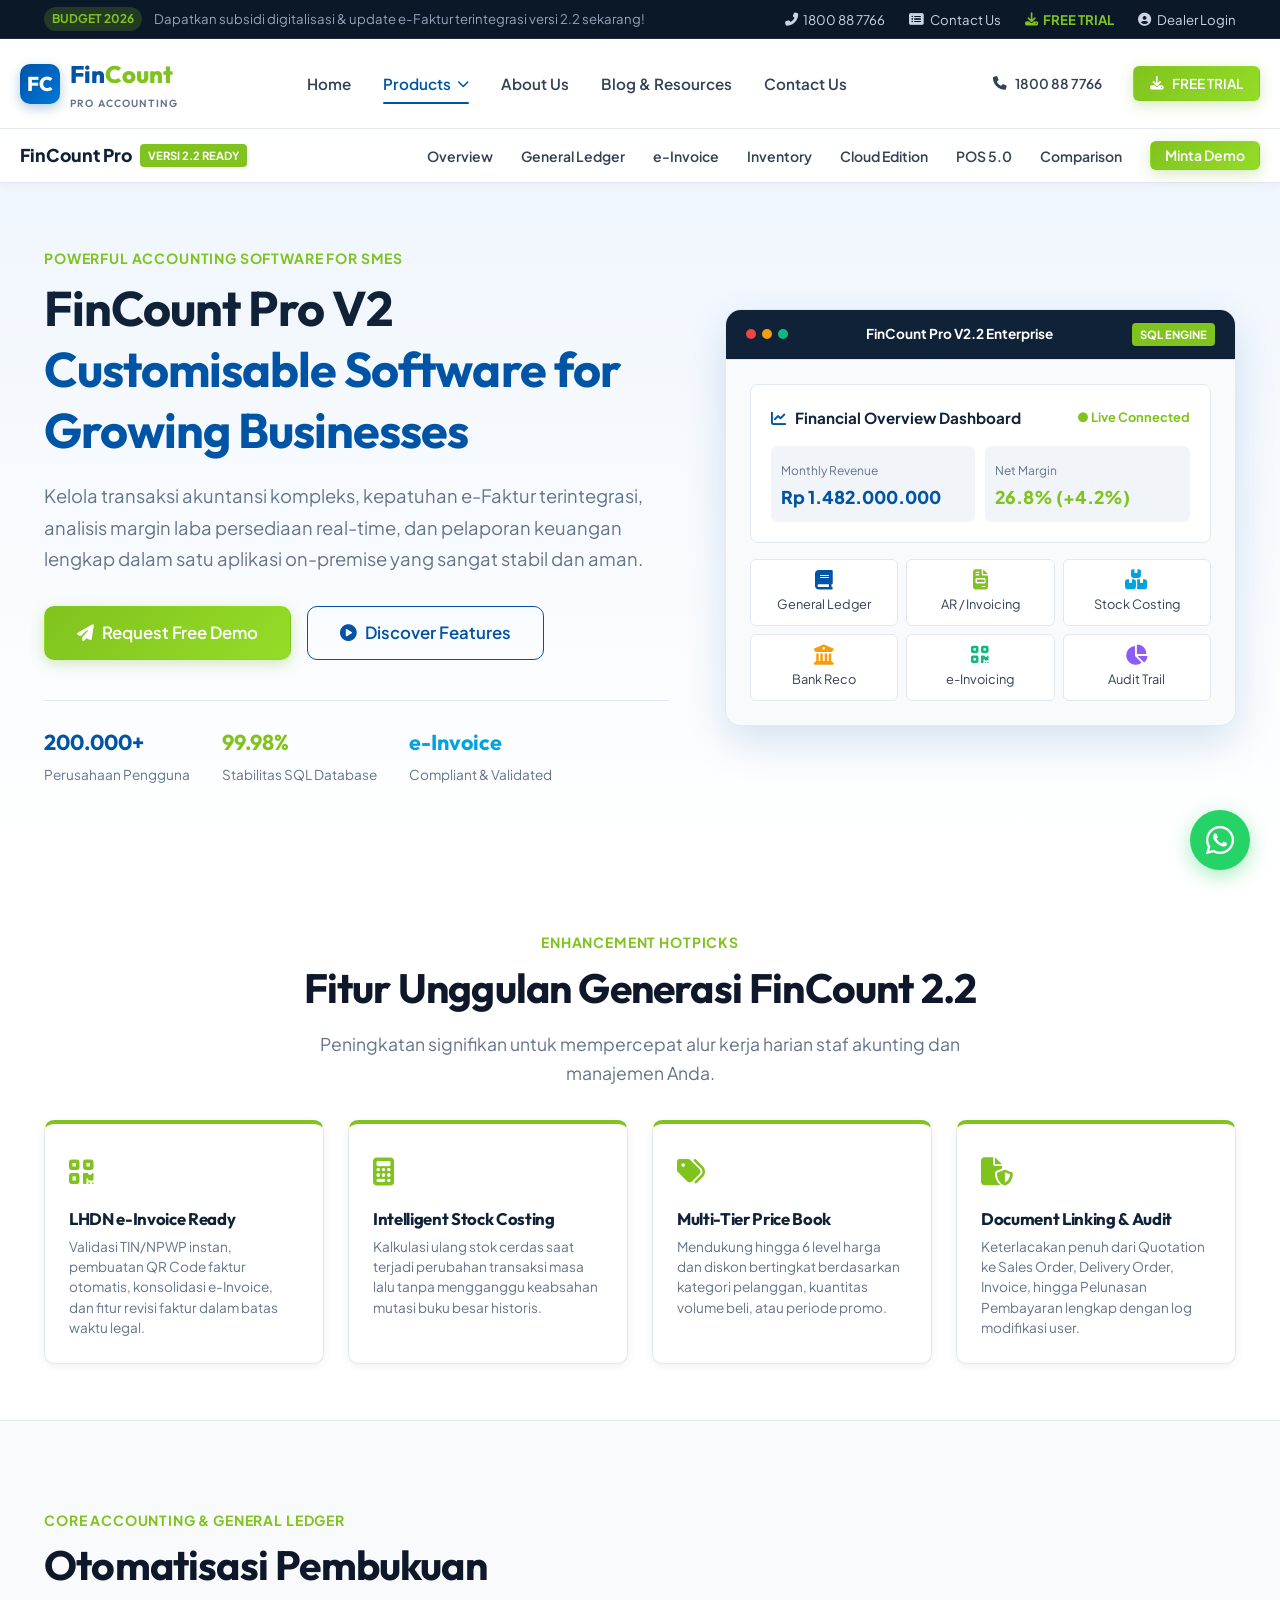
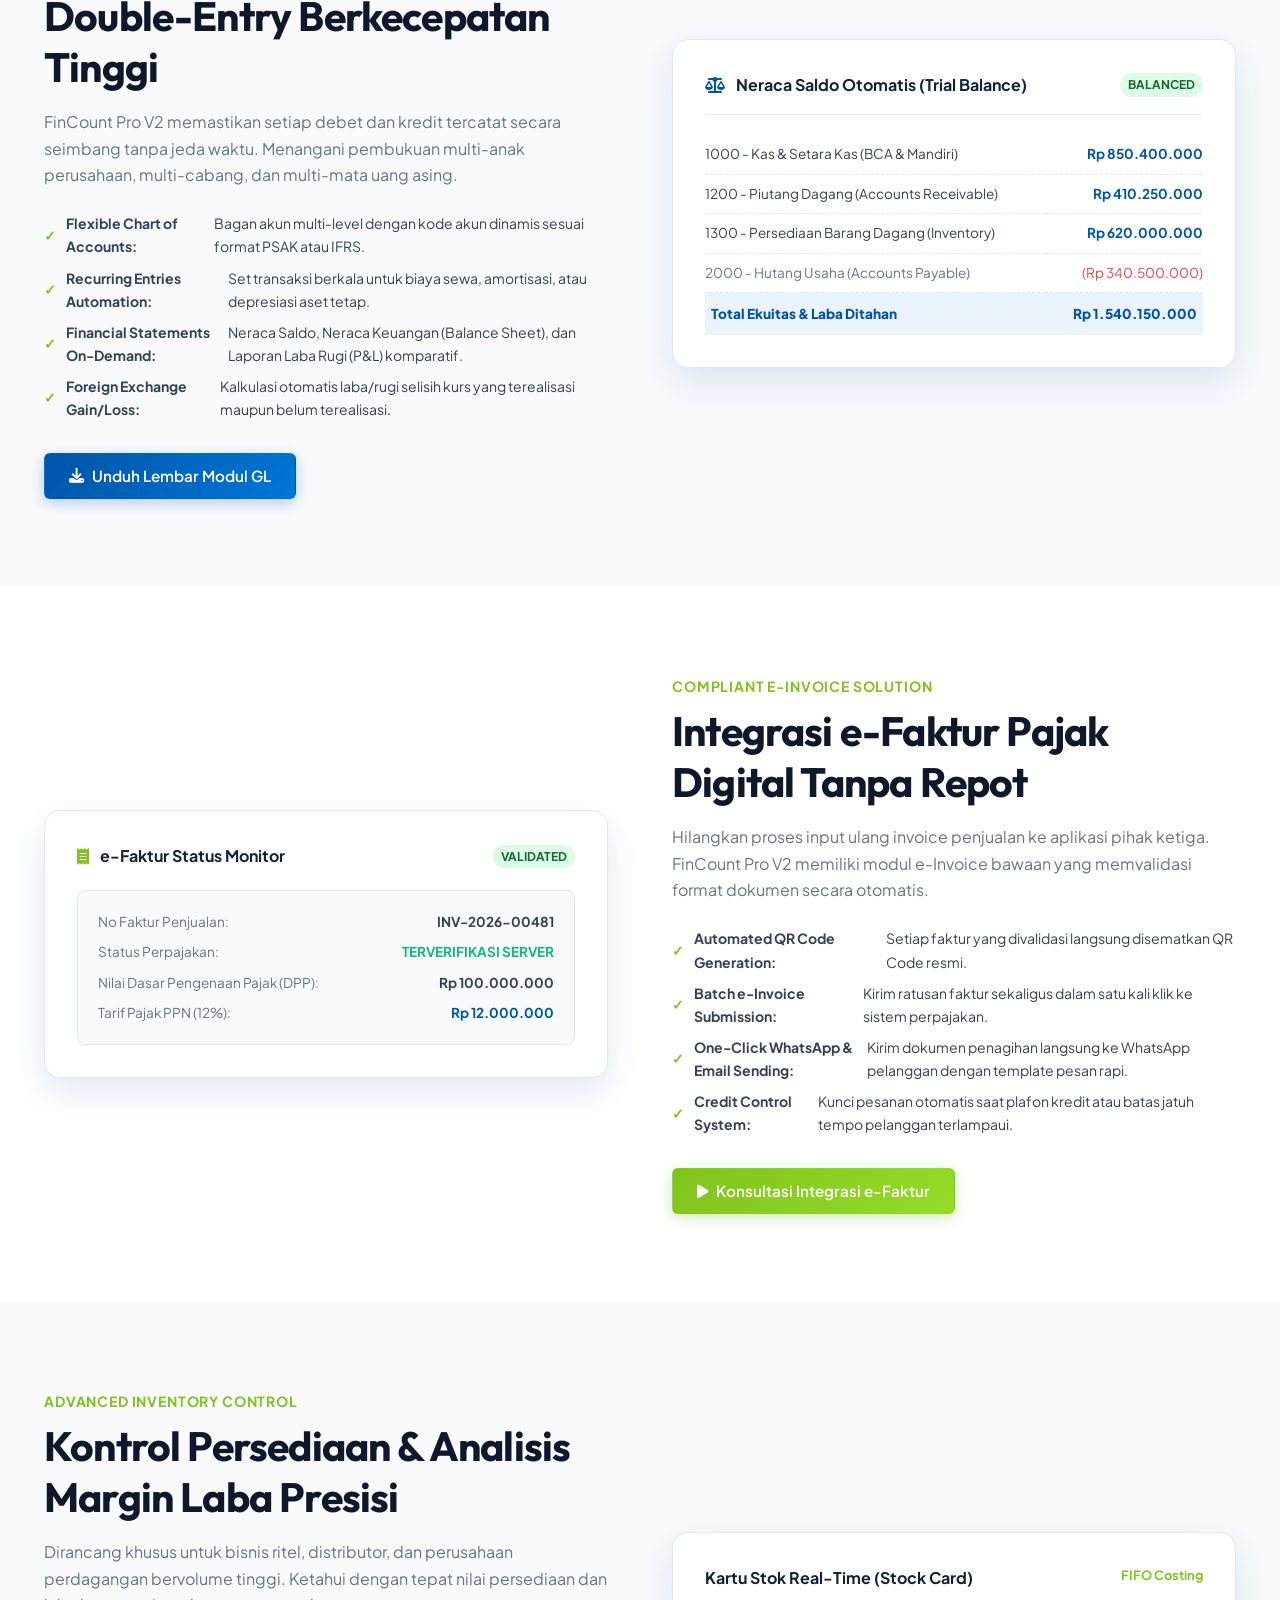
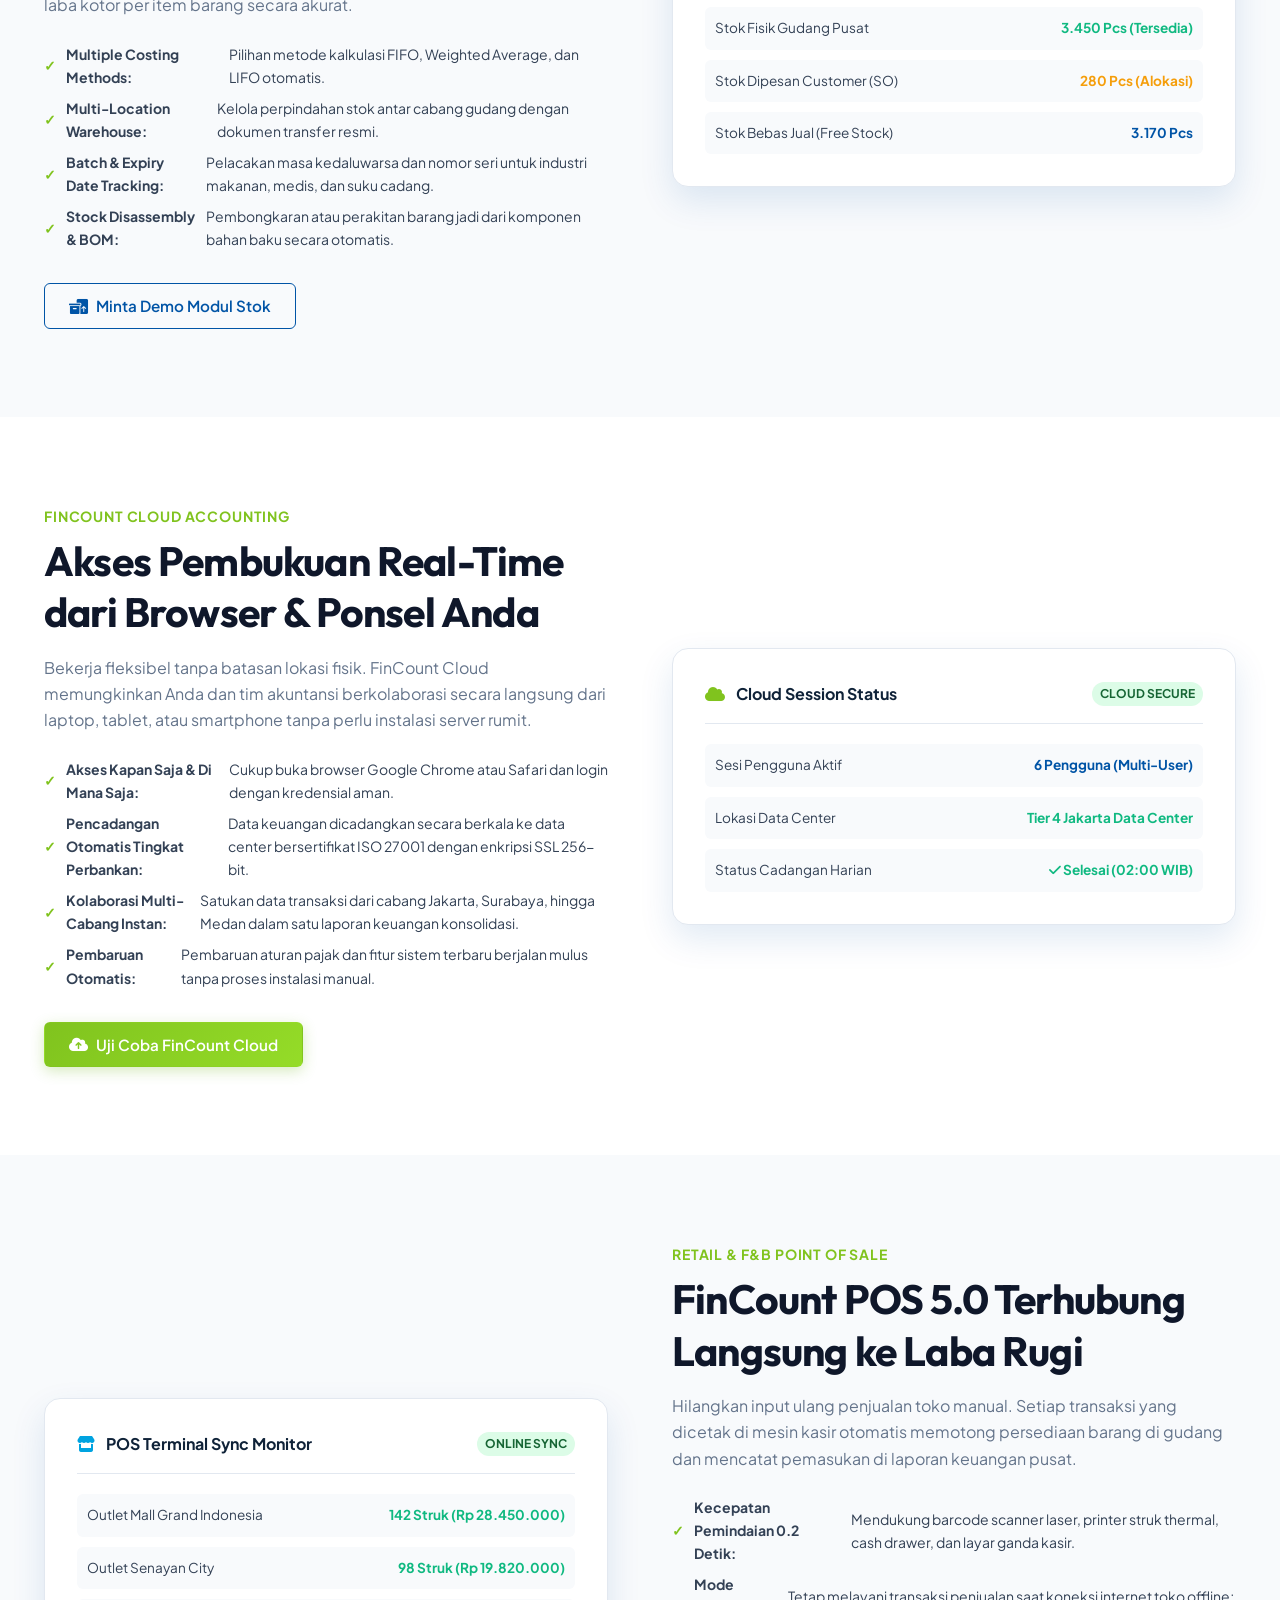
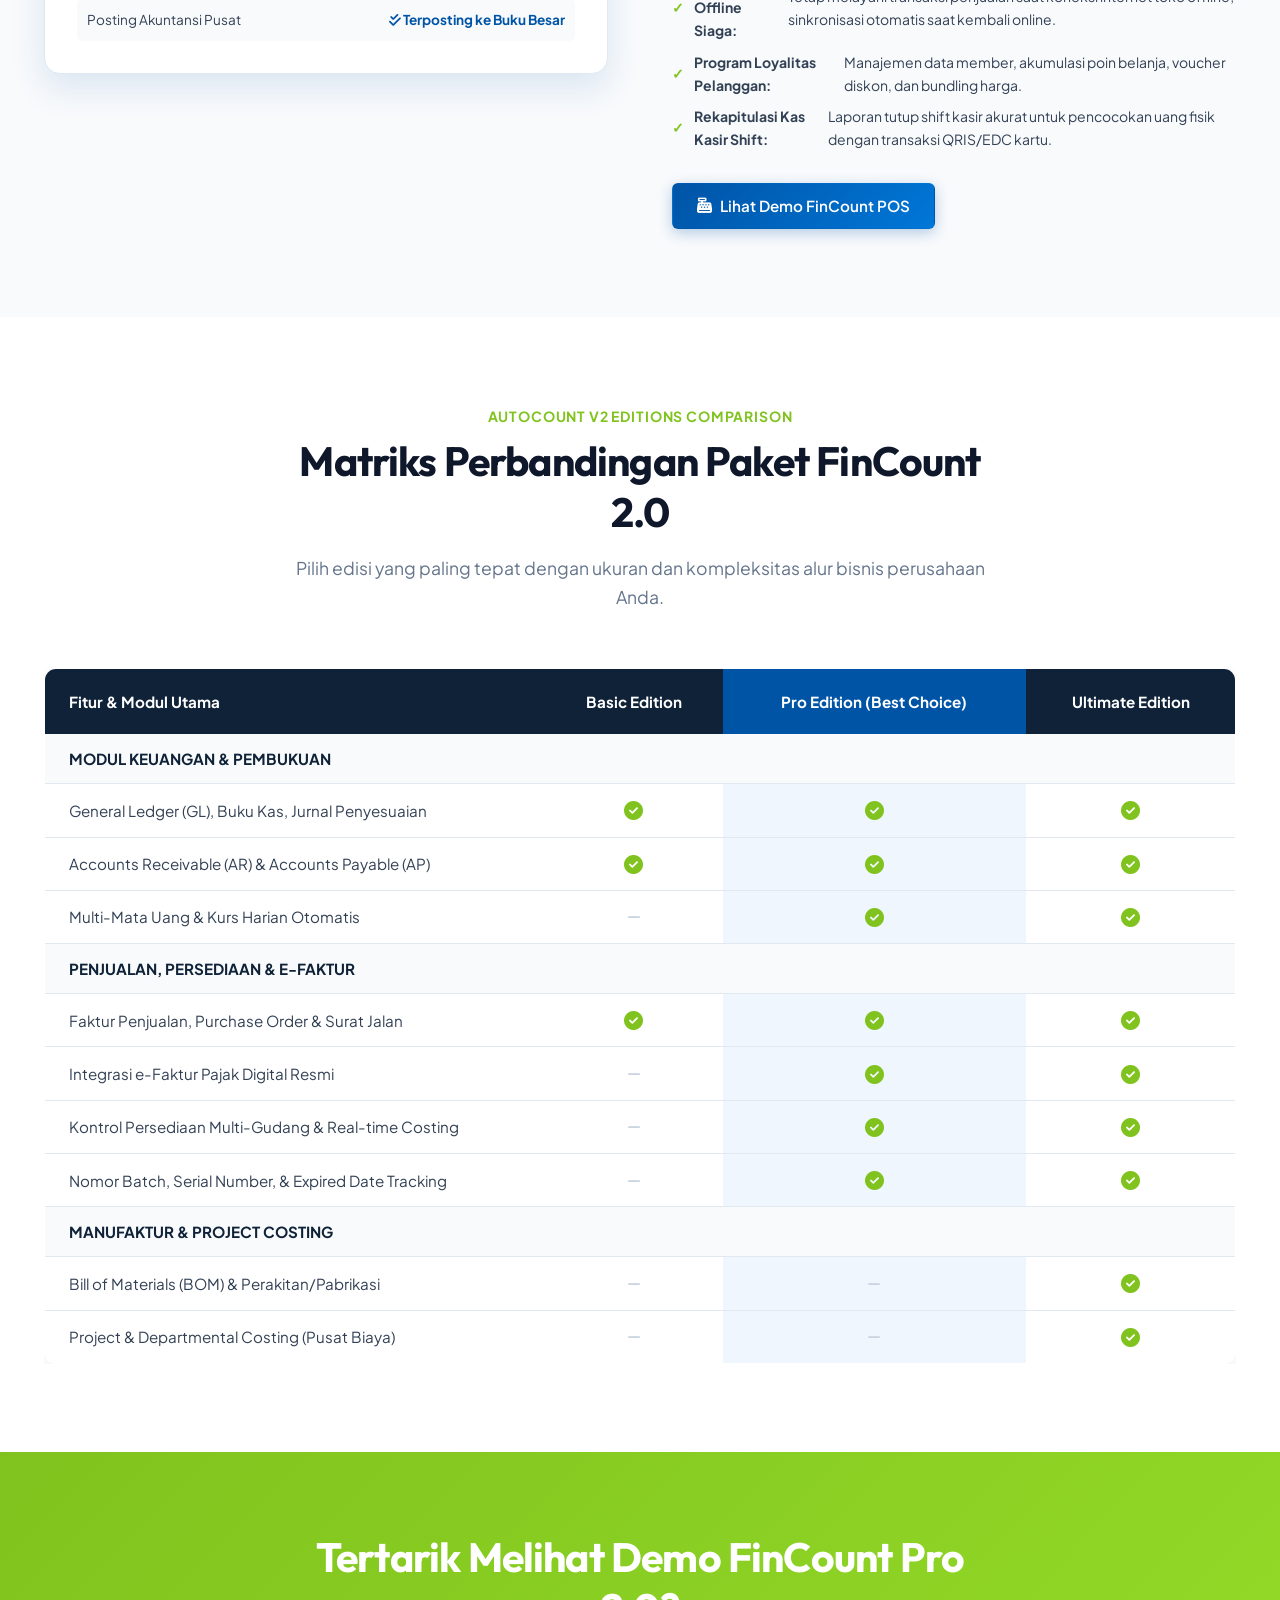
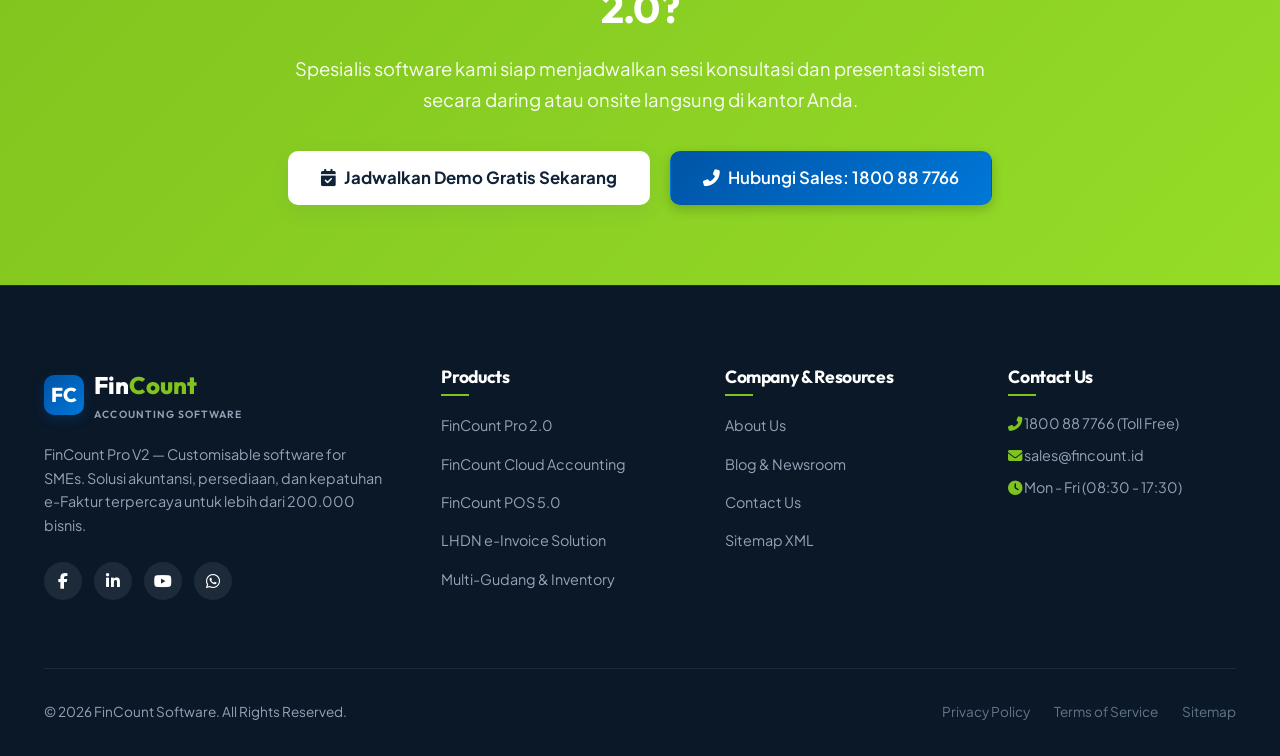
<file: product.html>
<!DOCTYPE html>
<html lang="id">
<head>
  <meta charset="UTF-8">
  <meta name="viewport" content="width=device-width, initial-scale=1.0">
  <meta http-equiv="X-UA-Compatible" content="IE=edge">
  <title>FinCount Pro V2 | Customisable Software for SMEs</title>
  <meta name="description" content="Manage your business finances with FinCount Pro V2 — secure, customisable tools with full reporting, e-Invoice ready, and flexible on-premise solutions.">
  <meta name="keywords" content="accounting solution, FinCount Pro, small business accounting, sme accounting, customizable accounting solution, on-premise, e-invoice software, stock costing">
  <link rel="canonical" href="https://fincount.id/product.html">

  <!-- Open Graph -->
  <meta property="og:type" content="product">
  <meta property="og:url" content="https://fincount.id/product.html">
  <meta property="og:title" content="FinCount Pro V2 | Customisable Software for SMEs">
  <meta property="og:description" content="Manage your business finances with FinCount Pro V2 — secure, customisable tools with full reporting and flexible on-premise solutions.">
  <meta property="og:image" content="https://www.fincount.id/assets/images/logo.png">

  <!-- Fonts & Icons -->
  <link rel="preconnect" href="https://fonts.googleapis.com">
  <link rel="preconnect" href="https://fonts.gstatic.com" crossorigin>
  <link href="https://fonts.googleapis.com/css2?family=Outfit:wght@500;600;700;800&family=Plus+Jakarta+Sans:wght@400;500;600;700&display=swap" rel="stylesheet">
  <link rel="stylesheet" href="https://cdnjs.cloudflare.com/ajax/libs/font-awesome/6.5.1/css/all.min.css">

  <!-- Stylesheet -->
  <link rel="stylesheet" href="assets/css/style.css">

  <script type="application/ld+json">
  {
    "@context": "https://schema.org",
    "@type": "Product",
    "name": "FinCount Pro V2",
    "image": "https://www.fincount.id/assets/images/logo.png",
    "description": "Customisable accounting and business management software for SMEs with comprehensive GL, AR, AP, e-Invoice, and Inventory control.",
    "brand": {
      "@type": "Brand",
      "name": "FinCount"
    },
    "offers": {
      "@type": "AggregateOffer",
      "lowPrice": "4500000",
      "highPrice": "14500000",
      "priceCurrency": "IDR"
    }
  }
  </script>
</head>
<body id="product-page">

  <!-- Top Notification Bar (FinCount Style) -->
  <div class="top-bar">
    <div class="container top-bar-inner">
      <div style="display: flex; align-items: center; gap: 0.75rem;">
        <span class="top-bar-badge">BUDGET 2026</span>
        <span>Dapatkan subsidi digitalisasi & update e-Faktur terintegrasi versi 2.2 sekarang!</span>
      </div>
      <ul class="top-bar-links">
        <li><a href="tel:1800887766"><i class="fas fa-phone-alt"></i> 1800 88 7766</a></li>
        <li><a href="contact.html"><i class="fas fa-list-alt"></i> Contact Us</a></li>
        <li><a href="contact.html" style="color: var(--accent); font-weight: 700;"><i class="fas fa-download"></i> FREE TRIAL</a></li>
        <li><a href="contact.html"><i class="fas fa-user-circle"></i> Dealer Login</a></li>
      </ul>
    </div>
  </div>

  <!-- Header -->
  <header class="site-header">
    <div class="container navbar-inner">
      <a href="index.html" class="brand-logo">
        <div class="logo-icon">FC</div>
        <div>
          <span>Fin<span class="highlight">Count</span></span>
          <span class="logo-sub">Pro Accounting</span>
        </div>
      </a>

      <nav>
        <ul class="nav-menu">
          <li><a href="index.html" class="nav-link">Home</a></li>
          <li class="has-dropdown">
            <a href="product.html" class="nav-link active">Products <i class="fas fa-chevron-down" style="font-size: 0.75rem;"></i></a>
            <ul class="dropdown-menu">
              <li class="dropdown-item">
                <a href="product.html#overview">
                  <div class="item-icon" style="background: var(--primary-light); color: var(--primary);">
                    <i class="fas fa-desktop"></i>
                  </div>
                  <div>
                    <strong>Accounting 2.0 (On-Premise)</strong>
                    <span class="item-desc">Solusi finansial & pembukuan lokal berkecepatan tinggi</span>
                  </div>
                </a>
              </li>
              <li class="dropdown-item">
                <a href="product.html#cloud">
                  <div class="item-icon" style="background: var(--accent-light); color: var(--accent);">
                    <i class="fas fa-cloud"></i>
                  </div>
                  <div>
                    <strong>Cloud Accounting</strong>
                    <span class="item-desc">Akses pembukuan kapan saja via browser web & mobile</span>
                  </div>
                </a>
              </li>
              <li class="dropdown-item">
                <a href="product.html#pos">
                  <div class="item-icon" style="background: #E0F2FE; color: #0284C7;">
                    <i class="fas fa-cash-register"></i>
                  </div>
                  <div>
                    <strong>FinCount POS 5.0</strong>
                    <span class="item-desc">Mesin kasir ritel & F&B multi-outlet terintegrasi</span>
                  </div>
                </a>
              </li>
              <li class="dropdown-item">
                <a href="product.html#einvoice">
                  <div class="item-icon" style="background: #DCFCE7; color: #166534;">
                    <i class="fas fa-qrcode"></i>
                  </div>
                  <div>
                    <strong>LHDN e-Invoice Solution</strong>
                    <span class="item-desc">Validasi faktur pajak digital & QR code otomatis</span>
                  </div>
                </a>
              </li>
              <li class="dropdown-item">
                <a href="product.html#inventory">
                  <div class="item-icon" style="background: #FEF3C7; color: #D97706;">
                    <i class="fas fa-warehouse"></i>
                  </div>
                  <div>
                    <strong>Kontrol Persediaan & Stok</strong>
                    <span class="item-desc">Multi-gudang, batch tracking, dan HPP presisi</span>
                  </div>
                </a>
              </li>
            </ul>
          </li>
          <li><a href="about.html" class="nav-link">About Us</a></li>
          <li><a href="blog.html" class="nav-link">Blog & Resources</a></li>
          <li><a href="contact.html" class="nav-link">Contact Us</a></li>
        </ul>
      </nav>

      <div class="nav-actions">
        <a href="tel:1800887766" class="btn btn-ghost btn-sm"><i class="fas fa-phone"></i> 1800 88 7766</a>
        <a href="contact.html" class="btn btn-accent btn-sm"><i class="fas fa-download"></i> FREE TRIAL</a>
      </div>

      <button class="mobile-toggle" aria-label="Toggle Menu">
        <i class="fas fa-bars"></i>
      </button>
    </div>
  </header>

  <!-- FinCount Product Sub-Navigation Anchor Bar -->
  <div class="product-subnav">
    <div class="container product-subnav-inner">
      <div class="product-subnav-title">
        <span>FinCount Pro</span>
        <span class="badge-v2">VERSI 2.2 READY</span>
      </div>
      <ul class="product-subnav-links">
        <li><a href="#overview">Overview</a></li>
        <li><a href="#gl">General Ledger</a></li>
        <li><a href="#einvoice">e-Invoice</a></li>
        <li><a href="#inventory">Inventory</a></li>
        <li><a href="#cloud">Cloud Edition</a></li>
        <li><a href="#pos">POS 5.0</a></li>
        <li><a href="#comparison">Comparison</a></li>
        <li><a href="contact.html" class="btn btn-accent btn-sm" style="color: #fff !important; padding: 4px 14px;">Minta Demo</a></li>
      </ul>
    </div>
  </div>

  <!-- Hero Section (FinCount pro-accounting2.html style) -->
  <section id="overview" class="section-padding" style="background: linear-gradient(180deg, #F0F6FD 0%, #FFFFFF 100%); padding-top: 4rem;">
    <div class="container">
      <div class="hero-grid">
        <div>
          <p class="subhead">POWERFUL ACCOUNTING SOFTWARE FOR SMES</p>
          <h1 style="color: var(--secondary); margin-bottom: 1.25rem; font-size: clamp(2rem, 3.8vw, 3.25rem);">
            FinCount Pro V2 <br><span style="color: var(--primary);">Customisable Software for Growing Businesses</span>
          </h1>
          <p style="font-size: 1.15rem; color: var(--text-muted); line-height: 1.7; margin-bottom: 2rem;">
            Kelola transaksi akuntansi kompleks, kepatuhan e-Faktur terintegrasi, analisis margin laba persediaan real-time, dan pelaporan keuangan lengkap dalam satu aplikasi on-premise yang sangat stabil dan aman.
          </p>
          <div style="display: flex; gap: 1rem; flex-wrap: wrap; margin-bottom: 2.5rem;">
            <a href="contact.html" class="btn btn-accent btn-lg">
              <i class="fas fa-paper-plane"></i> Request Free Demo
            </a>
            <a href="#hotpicks" class="btn btn-outline btn-lg">
              <i class="fas fa-circle-play"></i> Discover Features
            </a>
          </div>
          <div style="display: flex; gap: 2rem; border-top: 1px solid var(--border-light); padding-top: 1.5rem;">
            <div>
              <strong style="display: block; font-size: 1.35rem; color: var(--primary); font-family: var(--font-heading);">200.000+</strong>
              <span style="font-size: 0.85rem; color: var(--text-muted);">Perusahaan Pengguna</span>
            </div>
            <div>
              <strong style="display: block; font-size: 1.35rem; color: var(--accent); font-family: var(--font-heading);">99.98%</strong>
              <span style="font-size: 0.85rem; color: var(--text-muted);">Stabilitas SQL Database</span>
            </div>
            <div>
              <strong style="display: block; font-size: 1.35rem; color: var(--cyan); font-family: var(--font-heading);">e-Invoice</strong>
              <span style="font-size: 0.85rem; color: var(--text-muted);">Compliant & Validated</span>
            </div>
          </div>
        </div>

        <div>
          <!-- FinCount V2 Product Showcase Card -->
          <div class="mockup-card" style="box-shadow: 0 16px 40px rgba(0, 84, 166, 0.16);">
            <div class="mockup-header" style="background: var(--secondary); color: #fff;">
              <div class="mockup-dots">
                <span></span><span></span><span></span>
              </div>
              <span style="font-size: 0.85rem; font-weight: 700; color: #fff;">FinCount Pro V2.2 Enterprise</span>
              <span style="background: var(--accent); color: #fff; padding: 2px 8px; border-radius: 4px; font-size: 0.7rem; font-weight: 700;">SQL ENGINE</span>
            </div>
            <div class="mockup-body" style="background: #F8FAFC;">
              <div style="background: #fff; border: 1px solid var(--border-light); border-radius: 8px; padding: 1.25rem; margin-bottom: 1rem;">
                <div style="display: flex; justify-content: space-between; align-items: center; margin-bottom: 1rem;">
                  <strong style="color: var(--secondary); font-size: 0.95rem;"><i class="fas fa-chart-line" style="color: var(--primary); margin-right: 6px;"></i> Financial Overview Dashboard</strong>
                  <span style="color: var(--accent); font-weight: 700; font-size: 0.8rem;">● Live Connected</span>
                </div>
                <div style="display: grid; grid-template-columns: 1fr 1fr; gap: 10px;">
                  <div style="background: #F1F5F9; padding: 10px; border-radius: 6px;">
                    <span style="font-size: 0.75rem; color: #64748B;">Monthly Revenue</span>
                    <div style="font-size: 1.1rem; font-weight: 800; color: #0054A6;">Rp 1.482.000.000</div>
                  </div>
                  <div style="background: #F1F5F9; padding: 10px; border-radius: 6px;">
                    <span style="font-size: 0.75rem; color: #64748B;">Net Margin</span>
                    <div style="font-size: 1.1rem; font-weight: 800; color: #80C31E;">26.8% (+4.2%)</div>
                  </div>
                </div>
              </div>

              <!-- Module Quick Access Matrix -->
              <div style="display: grid; grid-template-columns: repeat(3, 1fr); gap: 8px; font-size: 0.8rem; text-align: center;">
                <div style="background: #fff; padding: 10px; border-radius: 6px; border: 1px solid #E2E8F0;">
                  <i class="fas fa-book" style="color: #0054A6; font-size: 1.25rem; margin-bottom: 4px; display: block;"></i>
                  General Ledger
                </div>
                <div style="background: #fff; padding: 10px; border-radius: 6px; border: 1px solid #E2E8F0;">
                  <i class="fas fa-file-invoice" style="color: #80C31E; font-size: 1.25rem; margin-bottom: 4px; display: block;"></i>
                  AR / Invoicing
                </div>
                <div style="background: #fff; padding: 10px; border-radius: 6px; border: 1px solid #E2E8F0;">
                  <i class="fas fa-boxes-stacked" style="color: #00A3E0; font-size: 1.25rem; margin-bottom: 4px; display: block;"></i>
                  Stock Costing
                </div>
                <div style="background: #fff; padding: 10px; border-radius: 6px; border: 1px solid #E2E8F0;">
                  <i class="fas fa-building-columns" style="color: #F59E0B; font-size: 1.25rem; margin-bottom: 4px; display: block;"></i>
                  Bank Reco
                </div>
                <div style="background: #fff; padding: 10px; border-radius: 6px; border: 1px solid #E2E8F0;">
                  <i class="fas fa-qrcode" style="color: #10B981; font-size: 1.25rem; margin-bottom: 4px; display: block;"></i>
                  e-Invoicing
                </div>
                <div style="background: #fff; padding: 10px; border-radius: 6px; border: 1px solid #E2E8F0;">
                  <i class="fas fa-chart-pie" style="color: #8B5CF6; font-size: 1.25rem; margin-bottom: 4px; display: block;"></i>
                  Audit Trail
                </div>
              </div>
            </div>
          </div>
        </div>
      </div>
    </div>
  </section>

  <!-- Enhancement HOTPICKS (FinCount Signature Section) -->
  <section id="hotpicks" class="section-padding-sm" style="background: #FFFFFF; border-bottom: 1px solid var(--border-light);">
    <div class="container">
      <div class="section-header" style="margin-bottom: 2rem;">
        <p class="subhead">ENHANCEMENT HOTPICKS</p>
        <h2 class="section-title">Fitur Unggulan Generasi FinCount 2.2</h2>
        <p class="section-desc">Peningkatan signifikan untuk mempercepat alur kerja harian staf akunting dan manajemen Anda.</p>
      </div>

      <div class="hotpicks-grid">
        <div class="hotpick-card">
          <div class="hotpick-icon"><i class="fas fa-qrcode"></i></div>
          <h3 class="hotpick-title">LHDN e-Invoice Ready</h3>
          <p class="hotpick-desc">Validasi TIN/NPWP instan, pembuatan QR Code faktur otomatis, konsolidasi e-Invoice, dan fitur revisi faktur dalam batas waktu legal.</p>
        </div>

        <div class="hotpick-card">
          <div class="hotpick-icon"><i class="fas fa-calculator"></i></div>
          <h3 class="hotpick-title">Intelligent Stock Costing</h3>
          <p class="hotpick-desc">Kalkulasi ulang stok cerdas saat terjadi perubahan transaksi masa lalu tanpa mengganggu keabsahan mutasi buku besar historis.</p>
        </div>

        <div class="hotpick-card">
          <div class="hotpick-icon"><i class="fas fa-tags"></i></div>
          <h3 class="hotpick-title">Multi-Tier Price Book</h3>
          <p class="hotpick-desc">Mendukung hingga 6 level harga dan diskon bertingkat berdasarkan kategori pelanggan, kuantitas volume beli, atau periode promo.</p>
        </div>

        <div class="hotpick-card">
          <div class="hotpick-icon"><i class="fas fa-file-shield"></i></div>
          <h3 class="hotpick-title">Document Linking & Audit</h3>
          <p class="hotpick-desc">Keterlacakan penuh dari Quotation ke Sales Order, Delivery Order, Invoice, hingga Pelunasan Pembayaran lengkap dengan log modifikasi user.</p>
        </div>
      </div>
    </div>
  </section>

  <!-- Detailed Module 1: General Ledger (GL) -->
  <section id="gl" class="section-padding" style="background: var(--bg-subtle);">
    <div class="container">
      <div style="display: grid; grid-template-columns: 1fr 1fr; gap: 4rem; align-items: center;">
        <div>
          <p class="subhead">CORE ACCOUNTING & GENERAL LEDGER</p>
          <h2 style="margin-bottom: 1rem;">Otomatisasi Pembukuan Double-Entry Berkecepatan Tinggi</h2>
          <p style="color: var(--text-muted); margin-bottom: 1.5rem;">
            FinCount Pro V2 memastikan setiap debet dan kredit tercatat secara seimbang tanpa jeda waktu. Menangani pembukuan multi-anak perusahaan, multi-cabang, dan multi-mata uang asing.
          </p>
          <ul class="feature-list" style="margin-bottom: 2rem;">
            <li><strong>Flexible Chart of Accounts:</strong> Bagan akun multi-level dengan kode akun dinamis sesuai format PSAK atau IFRS.</li>
            <li><strong>Recurring Entries Automation:</strong> Set transaksi berkala untuk biaya sewa, amortisasi, atau depresiasi aset tetap.</li>
            <li><strong>Financial Statements On-Demand:</strong> Neraca Saldo, Neraca Keuangan (Balance Sheet), dan Laporan Laba Rugi (P&L) komparatif.</li>
            <li><strong>Foreign Exchange Gain/Loss:</strong> Kalkulasi otomatis laba/rugi selisih kurs yang terealisasi maupun belum terealisasi.</li>
          </ul>
          <a href="contact.html" class="btn btn-primary"><i class="fas fa-download"></i> Unduh Lembar Modul GL</a>
        </div>
        <div>
          <div style="background: #FFFFFF; border-radius: 16px; border: 1px solid var(--border-light); padding: 2rem; box-shadow: var(--shadow-lg);">
            <div style="display: flex; justify-content: space-between; align-items: center; border-bottom: 1px solid var(--border-light); padding-bottom: 1rem; margin-bottom: 1.25rem;">
              <strong style="color: var(--secondary);"><i class="fas fa-scale-balanced" style="color: var(--primary); margin-right: 8px;"></i> Neraca Saldo Otomatis (Trial Balance)</strong>
              <span style="font-size: 0.75rem; background: #DCFCE7; color: #166534; padding: 2px 8px; border-radius: 99px; font-weight: 700;">BALANCED</span>
            </div>
            <table style="width: 100%; font-size: 0.85rem; border-collapse: collapse;">
              <tr style="border-bottom: 1px dashed var(--border-light);">
                <td style="padding: 8px 0;">1000 - Kas & Setara Kas (BCA & Mandiri)</td>
                <td style="text-align: right; font-weight: 700; color: #0054A6;">Rp 850.400.000</td>
              </tr>
              <tr style="border-bottom: 1px dashed var(--border-light);">
                <td style="padding: 8px 0;">1200 - Piutang Dagang (Accounts Receivable)</td>
                <td style="text-align: right; font-weight: 700; color: #0054A6;">Rp 410.250.000</td>
              </tr>
              <tr style="border-bottom: 1px dashed var(--border-light);">
                <td style="padding: 8px 0;">1300 - Persediaan Barang Dagang (Inventory)</td>
                <td style="text-align: right; font-weight: 700; color: #0054A6;">Rp 620.000.000</td>
              </tr>
              <tr style="border-bottom: 1px dashed var(--border-light);">
                <td style="padding: 8px 0; color: #64748B;">2000 - Hutang Usaha (Accounts Payable)</td>
                <td style="text-align: right; color: #EF4444;">(Rp 340.500.000)</td>
              </tr>
              <tr style="background: #EBF3FC; font-weight: 800;">
                <td style="padding: 10px 6px; color: var(--primary);">Total Ekuitas & Laba Ditahan</td>
                <td style="padding: 10px 6px; text-align: right; color: var(--primary);">Rp 1.540.150.000</td>
              </tr>
            </table>
          </div>
        </div>
      </div>
    </div>
  </section>

  <!-- Detailed Module 2: e-Invoice & Invoicing -->
  <section id="einvoice" class="section-padding" style="background: #FFFFFF;">
    <div class="container">
      <div style="display: grid; grid-template-columns: 1fr 1fr; gap: 4rem; align-items: center;">
        <div style="order: 2;">
          <p class="subhead">COMPLIANT E-INVOICE SOLUTION</p>
          <h2 style="margin-bottom: 1rem;">Integrasi e-Faktur Pajak Digital Tanpa Repot</h2>
          <p style="color: var(--text-muted); margin-bottom: 1.5rem;">
            Hilangkan proses input ulang invoice penjualan ke aplikasi pihak ketiga. FinCount Pro V2 memiliki modul e-Invoice bawaan yang memvalidasi format dokumen secara otomatis.
          </p>
          <ul class="feature-list" style="margin-bottom: 2rem;">
            <li><strong>Automated QR Code Generation:</strong> Setiap faktur yang divalidasi langsung disematkan QR Code resmi.</li>
            <li><strong>Batch e-Invoice Submission:</strong> Kirim ratusan faktur sekaligus dalam satu kali klik ke sistem perpajakan.</li>
            <li><strong>One-Click WhatsApp & Email Sending:</strong> Kirim dokumen penagihan langsung ke WhatsApp pelanggan dengan template pesan rapi.</li>
            <li><strong>Credit Control System:</strong> Kunci pesanan otomatis saat plafon kredit atau batas jatuh tempo pelanggan terlampaui.</li>
          </ul>
          <a href="contact.html" class="btn btn-accent"><i class="fas fa-play"></i> Konsultasi Integrasi e-Faktur</a>
        </div>
        <div style="order: 1;">
          <div style="background: #FFFFFF; border-radius: 16px; border: 1px solid var(--border-light); padding: 2rem; box-shadow: var(--shadow-lg);">
            <div style="display: flex; align-items: center; justify-content: space-between; margin-bottom: 1.25rem;">
              <span style="font-weight: 700; color: var(--secondary);"><i class="fas fa-receipt" style="color: var(--accent); margin-right: 8px;"></i> e-Faktur Status Monitor</span>
              <span style="background: #DCFCE7; color: #166534; font-size: 0.75rem; padding: 2px 8px; border-radius: 99px; font-weight: 700;">VALIDATED</span>
            </div>
            <div style="background: #F8FAFC; border: 1px solid var(--border-light); border-radius: 8px; padding: 1.25rem; font-size: 0.85rem;">
              <div style="display: flex; justify-content: space-between; margin-bottom: 8px;">
                <span style="color: #64748B;">No Faktur Penjualan:</span>
                <strong>INV-2026-00481</strong>
              </div>
              <div style="display: flex; justify-content: space-between; margin-bottom: 8px;">
                <span style="color: #64748B;">Status Perpajakan:</span>
                <span style="color: #10B981; font-weight: 700;">TERVERIFIKASI SERVER</span>
              </div>
              <div style="display: flex; justify-content: space-between; margin-bottom: 8px;">
                <span style="color: #64748B;">Nilai Dasar Pengenaan Pajak (DPP):</span>
                <strong>Rp 100.000.000</strong>
              </div>
              <div style="display: flex; justify-content: space-between;">
                <span style="color: #64748B;">Tarif Pajak PPN (12%):</span>
                <strong style="color: var(--primary);">Rp 12.000.000</strong>
              </div>
            </div>
          </div>
        </div>
      </div>
    </div>
  </section>

  <!-- Detailed Module 3: Stock & Inventory Costing -->
  <section id="inventory" class="section-padding" style="background: var(--bg-subtle);">
    <div class="container">
      <div style="display: grid; grid-template-columns: 1fr 1fr; gap: 4rem; align-items: center;">
        <div>
          <p class="subhead">ADVANCED INVENTORY CONTROL</p>
          <h2 style="margin-bottom: 1rem;">Kontrol Persediaan & Analisis Margin Laba Presisi</h2>
          <p style="color: var(--text-muted); margin-bottom: 1.5rem;">
            Dirancang khusus untuk bisnis ritel, distributor, dan perusahaan perdagangan bervolume tinggi. Ketahui dengan tepat nilai persediaan dan laba kotor per item barang secara akurat.
          </p>
          <ul class="feature-list" style="margin-bottom: 2rem;">
            <li><strong>Multiple Costing Methods:</strong> Pilihan metode kalkulasi FIFO, Weighted Average, dan LIFO otomatis.</li>
            <li><strong>Multi-Location Warehouse:</strong> Kelola perpindahan stok antar cabang gudang dengan dokumen transfer resmi.</li>
            <li><strong>Batch & Expiry Date Tracking:</strong> Pelacakan masa kedaluwarsa dan nomor seri untuk industri makanan, medis, dan suku cadang.</li>
            <li><strong>Stock Disassembly & BOM:</strong> Pembongkaran atau perakitan barang jadi dari komponen bahan baku secara otomatis.</li>
          </ul>
          <a href="contact.html" class="btn btn-outline"><i class="fas fa-boxes-packing"></i> Minta Demo Modul Stok</a>
        </div>
        <div>
          <div style="background: #FFFFFF; border-radius: 16px; border: 1px solid var(--border-light); padding: 2rem; box-shadow: var(--shadow-lg);">
            <div style="font-weight: 700; color: var(--secondary); margin-bottom: 1rem; display: flex; justify-content: space-between;">
              <span>Kartu Stok Real-Time (Stock Card)</span>
              <span style="font-size: 0.8rem; color: var(--accent);">FIFO Costing</span>
            </div>
            <div style="display: flex; flex-direction: column; gap: 10px; font-size: 0.85rem;">
              <div style="padding: 10px; background: #F8FAFC; border-radius: 6px; display: flex; justify-content: space-between;">
                <span>Stok Fisik Gudang Pusat</span>
                <strong style="color: #10B981;">3.450 Pcs (Tersedia)</strong>
              </div>
              <div style="padding: 10px; background: #F8FAFC; border-radius: 6px; display: flex; justify-content: space-between;">
                <span>Stok Dipesan Customer (SO)</span>
                <strong style="color: #F59E0B;">280 Pcs (Alokasi)</strong>
              </div>
              <div style="padding: 10px; background: #F8FAFC; border-radius: 6px; display: flex; justify-content: space-between;">
                <span>Stok Bebas Jual (Free Stock)</span>
                <strong style="color: #0054A6;">3.170 Pcs</strong>
              </div>
            </div>
          </div>
        </div>
      </div>
    </div>
  </section>

  <!-- Detailed Module 4: Cloud Accounting -->
  <section id="cloud" class="section-padding" style="background: #FFFFFF;">
    <div class="container">
      <div style="display: grid; grid-template-columns: 1fr 1fr; gap: 4rem; align-items: center;">
        <div>
          <p class="subhead">FINCOUNT CLOUD ACCOUNTING</p>
          <h2 style="margin-bottom: 1rem;">Akses Pembukuan Real-Time dari Browser & Ponsel Anda</h2>
          <p style="color: var(--text-muted); margin-bottom: 1.5rem;">
            Bekerja fleksibel tanpa batasan lokasi fisik. FinCount Cloud memungkinkan Anda dan tim akuntansi berkolaborasi secara langsung dari laptop, tablet, atau smartphone tanpa perlu instalasi server rumit.
          </p>
          <ul class="feature-list" style="margin-bottom: 2rem;">
            <li><strong>Akses Kapan Saja & Di Mana Saja:</strong> Cukup buka browser Google Chrome atau Safari dan login dengan kredensial aman.</li>
            <li><strong>Pencadangan Otomatis Tingkat Perbankan:</strong> Data keuangan dicadangkan secara berkala ke data center bersertifikat ISO 27001 dengan enkripsi SSL 256-bit.</li>
            <li><strong>Kolaborasi Multi-Cabang Instan:</strong> Satukan data transaksi dari cabang Jakarta, Surabaya, hingga Medan dalam satu laporan keuangan konsolidasi.</li>
            <li><strong>Pembaruan Otomatis:</strong> Pembaruan aturan pajak dan fitur sistem terbaru berjalan mulus tanpa proses instalasi manual.</li>
          </ul>
          <a href="contact.html" class="btn btn-accent"><i class="fas fa-cloud-arrow-up"></i> Uji Coba FinCount Cloud</a>
        </div>
        <div>
          <div style="background: #FFFFFF; border-radius: 16px; border: 1px solid var(--border-light); padding: 2rem; box-shadow: var(--shadow-lg);">
            <div style="display: flex; justify-content: space-between; align-items: center; border-bottom: 1px solid var(--border-light); padding-bottom: 1rem; margin-bottom: 1.25rem;">
              <strong style="color: var(--secondary);"><i class="fas fa-cloud" style="color: var(--accent); margin-right: 8px;"></i> Cloud Session Status</strong>
              <span style="font-size: 0.75rem; background: #DCFCE7; color: #166534; padding: 2px 8px; border-radius: 99px; font-weight: 700;">CLOUD SECURE</span>
            </div>
            <div style="display: flex; flex-direction: column; gap: 10px; font-size: 0.85rem;">
              <div style="padding: 10px; background: #F8FAFC; border-radius: 6px; display: flex; justify-content: space-between;">
                <span>Sesi Pengguna Aktif</span>
                <strong style="color: #0054A6;">6 Pengguna (Multi-User)</strong>
              </div>
              <div style="padding: 10px; background: #F8FAFC; border-radius: 6px; display: flex; justify-content: space-between;">
                <span>Lokasi Data Center</span>
                <strong style="color: #10B981;">Tier 4 Jakarta Data Center</strong>
              </div>
              <div style="padding: 10px; background: #F8FAFC; border-radius: 6px; display: flex; justify-content: space-between;">
                <span>Status Cadangan Harian</span>
                <strong style="color: #10B981;"><i class="fas fa-check"></i> Selesai (02:00 WIB)</strong>
              </div>
            </div>
          </div>
        </div>
      </div>
    </div>
  </section>

  <!-- Detailed Module 5: FinCount POS 5.0 -->
  <section id="pos" class="section-padding" style="background: var(--bg-subtle);">
    <div class="container">
      <div style="display: grid; grid-template-columns: 1fr 1fr; gap: 4rem; align-items: center;">
        <div style="order: 2;">
          <p class="subhead">RETAIL & F&B POINT OF SALE</p>
          <h2 style="margin-bottom: 1rem;">FinCount POS 5.0 Terhubung Langsung ke Laba Rugi</h2>
          <p style="color: var(--text-muted); margin-bottom: 1.5rem;">
            Hilangkan input ulang penjualan toko manual. Setiap transaksi yang dicetak di mesin kasir otomatis memotong persediaan barang di gudang dan mencatat pemasukan di laporan keuangan pusat.
          </p>
          <ul class="feature-list" style="margin-bottom: 2rem;">
            <li><strong>Kecepatan Pemindaian 0.2 Detik:</strong> Mendukung barcode scanner laser, printer struk thermal, cash drawer, dan layar ganda kasir.</li>
            <li><strong>Mode Offline Siaga:</strong> Tetap melayani transaksi penjualan saat koneksi internet toko offline; sinkronisasi otomatis saat kembali online.</li>
            <li><strong>Program Loyalitas Pelanggan:</strong> Manajemen data member, akumulasi poin belanja, voucher diskon, dan bundling harga.</li>
            <li><strong>Rekapitulasi Kas Kasir Shift:</strong> Laporan tutup shift kasir akurat untuk pencocokan uang fisik dengan transaksi QRIS/EDC kartu.</li>
          </ul>
          <a href="contact.html" class="btn btn-primary"><i class="fas fa-cash-register"></i> Lihat Demo FinCount POS</a>
        </div>
        <div style="order: 1;">
          <div style="background: #FFFFFF; border-radius: 16px; border: 1px solid var(--border-light); padding: 2rem; box-shadow: var(--shadow-lg);">
            <div style="display: flex; justify-content: space-between; align-items: center; border-bottom: 1px solid var(--border-light); padding-bottom: 1rem; margin-bottom: 1.25rem;">
              <strong style="color: var(--secondary);"><i class="fas fa-store" style="color: var(--cyan); margin-right: 8px;"></i> POS Terminal Sync Monitor</strong>
              <span style="font-size: 0.75rem; background: #DCFCE7; color: #166534; padding: 2px 8px; border-radius: 99px; font-weight: 700;">ONLINE SYNC</span>
            </div>
            <div style="display: flex; flex-direction: column; gap: 10px; font-size: 0.85rem;">
              <div style="padding: 10px; background: #F8FAFC; border-radius: 6px; display: flex; justify-content: space-between;">
                <span>Outlet Mall Grand Indonesia</span>
                <strong style="color: #10B981;">142 Struk (Rp 28.450.000)</strong>
              </div>
              <div style="padding: 10px; background: #F8FAFC; border-radius: 6px; display: flex; justify-content: space-between;">
                <span>Outlet Senayan City</span>
                <strong style="color: #10B981;">98 Struk (Rp 19.820.000)</strong>
              </div>
              <div style="padding: 10px; background: #F8FAFC; border-radius: 6px; display: flex; justify-content: space-between;">
                <span>Posting Akuntansi Pusat</span>
                <strong style="color: #0054A6;"><i class="fas fa-check-double"></i> Terposting ke Buku Besar</strong>
              </div>
            </div>
          </div>
        </div>
      </div>
    </div>
  </section>

  <!-- Edition Comparison Matrix (FinCount Style) -->
  <section id="comparison" class="section-padding" style="background: #FFFFFF;">
    <div class="container">
      <div class="section-header">
        <p class="subhead">AUTOCOUNT V2 EDITIONS COMPARISON</p>
        <h2 class="section-title">Matriks Perbandingan Paket FinCount 2.0</h2>
        <p class="section-desc">Pilih edisi yang paling tepat dengan ukuran dan kompleksitas alur bisnis perusahaan Anda.</p>
      </div>

      <div style="overflow-x: auto;">
        <table style="width: 100%; min-width: 760px; border-collapse: collapse; font-size: 0.95rem; border: 1px solid var(--border-light); border-radius: 12px; overflow: hidden; box-shadow: var(--shadow-md);">
          <thead>
            <tr style="background: var(--secondary); color: #fff;">
              <th style="padding: 1.25rem 1.5rem; text-align: left; width: 42%;">Fitur & Modul Utama</th>
              <th style="padding: 1.25rem 1rem; text-align: center;">Basic Edition</th>
              <th style="padding: 1.25rem 1rem; text-align: center; background: var(--primary);">Pro Edition (Best Choice)</th>
              <th style="padding: 1.25rem 1rem; text-align: center;">Ultimate Edition</th>
            </tr>
          </thead>
          <tbody>
            <tr style="background: #F8FAFC; font-weight: 700; border-bottom: 1px solid var(--border-light);">
              <td colspan="4" style="padding: 0.75rem 1.5rem; color: var(--secondary);">MODUL KEUANGAN & PEMBUKUAN</td>
            </tr>
            <tr style="border-bottom: 1px solid var(--border-light);">
              <td style="padding: 0.85rem 1.5rem;">General Ledger (GL), Buku Kas, Jurnal Penyesuaian</td>
              <td style="text-align: center; color: #80C31E;"><i class="fas fa-check-circle fa-lg"></i></td>
              <td style="text-align: center; color: #80C31E; background: #F0F6FD;"><i class="fas fa-check-circle fa-lg"></i></td>
              <td style="text-align: center; color: #80C31E;"><i class="fas fa-check-circle fa-lg"></i></td>
            </tr>
            <tr style="border-bottom: 1px solid var(--border-light);">
              <td style="padding: 0.85rem 1.5rem;">Accounts Receivable (AR) & Accounts Payable (AP)</td>
              <td style="text-align: center; color: #80C31E;"><i class="fas fa-check-circle fa-lg"></i></td>
              <td style="text-align: center; color: #80C31E; background: #F0F6FD;"><i class="fas fa-check-circle fa-lg"></i></td>
              <td style="text-align: center; color: #80C31E;"><i class="fas fa-check-circle fa-lg"></i></td>
            </tr>
            <tr style="border-bottom: 1px solid var(--border-light);">
              <td style="padding: 0.85rem 1.5rem;">Multi-Mata Uang & Kurs Harian Otomatis</td>
              <td style="text-align: center; color: #CBD5E1;"><i class="fas fa-minus"></i></td>
              <td style="text-align: center; color: #80C31E; background: #F0F6FD;"><i class="fas fa-check-circle fa-lg"></i></td>
              <td style="text-align: center; color: #80C31E;"><i class="fas fa-check-circle fa-lg"></i></td>
            </tr>
            <tr style="background: #F8FAFC; font-weight: 700; border-bottom: 1px solid var(--border-light);">
              <td colspan="4" style="padding: 0.75rem 1.5rem; color: var(--secondary);">PENJUALAN, PERSEDIAAN & E-FAKTUR</td>
            </tr>
            <tr style="border-bottom: 1px solid var(--border-light);">
              <td style="padding: 0.85rem 1.5rem;">Faktur Penjualan, Purchase Order & Surat Jalan</td>
              <td style="text-align: center; color: #80C31E;"><i class="fas fa-check-circle fa-lg"></i></td>
              <td style="text-align: center; color: #80C31E; background: #F0F6FD;"><i class="fas fa-check-circle fa-lg"></i></td>
              <td style="text-align: center; color: #80C31E;"><i class="fas fa-check-circle fa-lg"></i></td>
            </tr>
            <tr style="border-bottom: 1px solid var(--border-light);">
              <td style="padding: 0.85rem 1.5rem;">Integrasi e-Faktur Pajak Digital Resmi</td>
              <td style="text-align: center; color: #CBD5E1;"><i class="fas fa-minus"></i></td>
              <td style="text-align: center; color: #80C31E; background: #F0F6FD;"><i class="fas fa-check-circle fa-lg"></i></td>
              <td style="text-align: center; color: #80C31E;"><i class="fas fa-check-circle fa-lg"></i></td>
            </tr>
            <tr style="border-bottom: 1px solid var(--border-light);">
              <td style="padding: 0.85rem 1.5rem;">Kontrol Persediaan Multi-Gudang & Real-time Costing</td>
              <td style="text-align: center; color: #CBD5E1;"><i class="fas fa-minus"></i></td>
              <td style="text-align: center; color: #80C31E; background: #F0F6FD;"><i class="fas fa-check-circle fa-lg"></i></td>
              <td style="text-align: center; color: #80C31E;"><i class="fas fa-check-circle fa-lg"></i></td>
            </tr>
            <tr style="border-bottom: 1px solid var(--border-light);">
              <td style="padding: 0.85rem 1.5rem;">Nomor Batch, Serial Number, & Expired Date Tracking</td>
              <td style="text-align: center; color: #CBD5E1;"><i class="fas fa-minus"></i></td>
              <td style="text-align: center; color: #80C31E; background: #F0F6FD;"><i class="fas fa-check-circle fa-lg"></i></td>
              <td style="text-align: center; color: #80C31E;"><i class="fas fa-check-circle fa-lg"></i></td>
            </tr>
            <tr style="background: #F8FAFC; font-weight: 700; border-bottom: 1px solid var(--border-light);">
              <td colspan="4" style="padding: 0.75rem 1.5rem; color: var(--secondary);">MANUFAKTUR & PROJECT COSTING</td>
            </tr>
            <tr style="border-bottom: 1px solid var(--border-light);">
              <td style="padding: 0.85rem 1.5rem;">Bill of Materials (BOM) & Perakitan/Pabrikasi</td>
              <td style="text-align: center; color: #CBD5E1;"><i class="fas fa-minus"></i></td>
              <td style="text-align: center; color: #CBD5E1; background: #F0F6FD;"><i class="fas fa-minus"></i></td>
              <td style="text-align: center; color: #80C31E;"><i class="fas fa-check-circle fa-lg"></i></td>
            </tr>
            <tr>
              <td style="padding: 0.85rem 1.5rem;">Project & Departmental Costing (Pusat Biaya)</td>
              <td style="text-align: center; color: #CBD5E1;"><i class="fas fa-minus"></i></td>
              <td style="text-align: center; color: #CBD5E1; background: #F0F6FD;"><i class="fas fa-minus"></i></td>
              <td style="text-align: center; color: #80C31E;"><i class="fas fa-check-circle fa-lg"></i></td>
            </tr>
          </tbody>
        </table>
      </div>
    </div>
  </section>

  <!-- Bottom CTA (FinCount Green Banner Style) -->
  <section class="cta-section" style="background: var(--accent-gradient);">
    <div class="container cta-box">
      <h2 style="color: #fff;">Tertarik Melihat Demo FinCount Pro 2.0?</h2>
      <p style="color: rgba(255, 255, 255, 0.95); font-size: 1.15rem;">
        Spesialis software kami siap menjadwalkan sesi konsultasi dan presentasi sistem secara daring atau onsite langsung di kantor Anda.
      </p>
      <div class="cta-buttons">
        <a href="contact.html" class="btn btn-white btn-lg" style="color: var(--secondary) !important; font-weight: 700;">
          <i class="fas fa-calendar-check"></i> Jadwalkan Demo Gratis Sekarang
        </a>
        <a href="tel:1800887766" class="btn btn-primary btn-lg" style="box-shadow: 0 4px 12px rgba(0,0,0,0.2);">
          <i class="fas fa-phone-alt"></i> Hubungi Sales: 1800 88 7766
        </a>
      </div>
    </div>
  </section>

  <!-- Footer -->
  <footer class="site-footer">
    <div class="container">
      <div class="footer-grid">
        <div class="footer-col">
          <a href="index.html" class="brand-logo" style="color: #fff; margin-bottom: 1.25rem;">
            <div class="logo-icon">FC</div>
            <div>
              <span>Fin<span style="color: var(--accent);">Count</span></span>
              <span class="logo-sub" style="color: #94A3B8;">Accounting Software</span>
            </div>
          </a>
          <p style="font-size: 0.9rem; color: #94A3B8; margin-bottom: 1.5rem;">
            FinCount Pro V2 — Customisable software for SMEs. Solusi akuntansi, persediaan, dan kepatuhan e-Faktur terpercaya untuk lebih dari 200.000 bisnis.
          </p>
          <div class="footer-social">
            <a href="https://facebook.com" class="social-btn"><i class="fab fa-facebook-f"></i></a>
            <a href="https://linkedin.com" class="social-btn"><i class="fab fa-linkedin-in"></i></a>
            <a href="https://youtube.com" class="social-btn"><i class="fab fa-youtube"></i></a>
            <a href="https://wa.me/6281234567890" class="social-btn"><i class="fab fa-whatsapp"></i></a>
          </div>
        </div>

        <div class="footer-col">
          <h4>Products</h4>
          <ul class="footer-links">
            <li><a href="product.html">FinCount Pro 2.0</a></li>
            <li><a href="product.html#cloud">FinCount Cloud Accounting</a></li>
            <li><a href="product.html#pos">FinCount POS 5.0</a></li>
            <li><a href="product.html#einvoice">LHDN e-Invoice Solution</a></li>
            <li><a href="product.html#inventory">Multi-Gudang & Inventory</a></li>
          </ul>
        </div>

        <div class="footer-col">
          <h4>Company & Resources</h4>
          <ul class="footer-links">
            <li><a href="about.html">About Us</a></li>
            <li><a href="blog.html">Blog & Newsroom</a></li>
            <li><a href="contact.html">Contact Us</a></li>
            <li><a href="sitemap.xml">Sitemap XML</a></li>
          </ul>
        </div>

        <div class="footer-col">
          <h4>Contact Us</h4>
          <p style="font-size: 0.9rem; margin-bottom: 0.5rem;"><i class="fas fa-phone-alt" style="color: var(--accent);"></i> 1800 88 7766 (Toll Free)</p>
          <p style="font-size: 0.9rem; margin-bottom: 0.5rem;"><i class="fas fa-envelope" style="color: var(--accent);"></i> sales@fincount.id</p>
          <p style="font-size: 0.9rem;"><i class="fas fa-clock" style="color: var(--accent);"></i> Mon - Fri (08:30 - 17:30)</p>
        </div>
      </div>

      <div class="footer-bottom">
        <div>&copy; 2026 FinCount Software. All Rights Reserved.</div>
        <ul class="footer-legal-links">
          <li><a href="about.html">Privacy Policy</a></li>
          <li><a href="about.html">Terms of Service</a></li>
          <li><a href="sitemap.xml">Sitemap</a></li>
        </ul>
      </div>
    </div>
  </footer>

  <a href="https://wa.me/6281234567890" class="floating-whatsapp" target="_blank" rel="noopener noreferrer"><i class="fab fa-whatsapp"></i></a>
  <button class="back-to-top"><i class="fas fa-chevron-up"></i></button>

  <script src="assets/js/main.js"></script>
</body>
</html>
</file>
<file: assets/css/style.css>
/* ==========================================================================
   THEME STYLESHEET: FinCount Pro V2 Modern WordPress Theme
   Theme Name: FinCount Pro Accounting
   Theme URI: https://fincount.id/
   Author: FinCount Developer Team
   Author URI: https://fincount.id/
   Description: Premium, modern, and high-conversion WordPress theme for FinCount Pro software. Fully responsive, SEO-optimized, featuring comprehensive product modules, blog engine, working contact form, Google Maps, and e-Invoicing integration.
   Version: 2.5.0
   Requires at least: 6.0
   Tested up to: 6.7
   Requires PHP: 7.4
   License: GNU General Public License v2 or later
   Text Domain: fincount-theme
   ========================================================================== */

/* Design Tokens & CSS Variables */
:root {
  --primary: #0054A6;
  --primary-hover: #004080;
  --primary-light: #EBF3FC;
  --primary-gradient: linear-gradient(135deg, #0054A6 0%, #0077D8 100%);
  
  --secondary: #0F2238;
  --secondary-dark: #0A1828;
  --secondary-gradient: linear-gradient(145deg, #0F2238 0%, #1A385C 100%);
  
  --accent: #80C31E;
  --accent-hover: #6EAC13;
  --accent-light: #F2F9E8;
  --accent-gradient: linear-gradient(135deg, #80C31E 0%, #95DC28 100%);

  --cyan: #00A3E0;
  --warning: #F59E0B;
  --danger: #EF4444;
  --success: #10B981;
  
  --bg-page: #FFFFFF;
  --bg-subtle: #F8FAFC;
  --bg-card: #FFFFFF;
  --bg-card-hover: #F1F5F9;
  
  --text-main: #0F172A;
  --text-body: #334155;
  --text-muted: #64748B;
  --text-light: #94A3B8;
  --text-inverse: #FFFFFF;

  --border-light: #E2E8F0;
  --border-subtle: #CBD5E1;
  --border-focus: #0054A6;
  
  --shadow-xs: 0 1px 2px rgba(0, 0, 0, 0.05);
  --shadow-sm: 0 2px 8px rgba(0, 0, 0, 0.06);
  --shadow-md: 0 6px 20px rgba(0, 84, 166, 0.08);
  --shadow-lg: 0 14px 34px rgba(0, 84, 166, 0.12);
  --shadow-xl: 0 24px 50px rgba(11, 37, 69, 0.16);
  --shadow-glow: 0 0 30px rgba(0, 84, 166, 0.25);
  --shadow-glow-accent: 0 0 25px rgba(118, 184, 42, 0.35);

  --radius-sm: 6px;
  --radius-md: 10px;
  --radius-lg: 16px;
  --radius-xl: 24px;
  --radius-full: 9999px;

  --transition-fast: 0.18s ease-in-out;
  --transition-base: 0.28s cubic-bezier(0.16, 1, 0.3, 1);
  --transition-smooth: 0.4s cubic-bezier(0.25, 0.8, 0.25, 1);
  
  --font-main: 'Plus Jakarta Sans', 'Inter', -apple-system, BlinkMacSystemFont, "Segoe UI", Roboto, sans-serif;
  --font-heading: 'Outfit', 'Plus Jakarta Sans', sans-serif;
  --max-width: 1240px;
}

/* CSS Reset & Base */
*, *::before, *::after {
  box-sizing: border-box;
  margin: 0;
  padding: 0;
}

html {
  font-size: 16px;
  scroll-behavior: smooth;
  -webkit-text-size-adjust: 100%;
}

body {
  font-family: var(--font-main);
  background-color: var(--bg-page);
  color: var(--text-body);
  line-height: 1.65;
  -webkit-font-smoothing: antialiased;
  -moz-osx-font-smoothing: grayscale;
  overflow-x: hidden;
}

img, svg, picture {
  max-width: 100%;
  display: block;
}

a {
  color: var(--primary);
  text-decoration: none;
  transition: color var(--transition-fast);
}

a:hover {
  color: var(--primary-hover);
}

h1, h2, h3, h4, h5, h6 {
  font-family: var(--font-heading);
  color: var(--text-main);
  line-height: 1.25;
  font-weight: 700;
  letter-spacing: -0.02em;
}

h1 { font-size: clamp(2.25rem, 4.5vw, 3.5rem); }
h2 { font-size: clamp(1.85rem, 3.2vw, 2.65rem); }
h3 { font-size: clamp(1.35rem, 2.2vw, 1.75rem); }
h4 { font-size: 1.25rem; }
h5 { font-size: 1.1rem; }
h6 { font-size: 0.95rem; }

p {
  margin-bottom: 1rem;
}

p:last-child {
  margin-bottom: 0;
}

/* Utility Containers */
.container {
  width: 100%;
  max-width: var(--max-width);
  margin-left: auto;
  margin-right: auto;
  padding-left: 1.5rem;
  padding-right: 1.5rem;
}

.section-padding {
  padding-top: 5.5rem;
  padding-bottom: 5.5rem;
}

.section-padding-sm {
  padding-top: 3.5rem;
  padding-bottom: 3.5rem;
}

/* Header & Navigation */
.site-header {
  position: sticky;
  top: 0;
  z-index: 1000;
  background: rgba(255, 255, 255, 0.96);
  backdrop-filter: blur(12px);
  -webkit-backdrop-filter: blur(12px);
  border-bottom: 1px solid var(--border-light);
  transition: all var(--transition-base);
}

.top-bar {
  background: var(--secondary-dark);
  color: #94A3B8;
  font-size: 0.825rem;
  padding: 0.45rem 0;
  border-bottom: 1px solid rgba(255, 255, 255, 0.08);
}

.top-bar-inner {
  display: flex;
  justify-content: space-between;
  align-items: center;
  flex-wrap: wrap;
  gap: 0.75rem;
}

.top-bar-links {
  display: flex;
  align-items: center;
  gap: 1.5rem;
  list-style: none;
}

.top-bar-links a {
  color: #CBD5E1;
  font-size: 0.825rem;
  display: inline-flex;
  align-items: center;
  gap: 0.35rem;
  transition: color var(--transition-fast);
}

.top-bar-links a:hover {
  color: #FFFFFF;
}

.top-bar-badge {
  background: rgba(128, 195, 30, 0.2);
  color: #80C31E;
  padding: 2px 8px;
  border-radius: var(--radius-full);
  font-size: 0.75rem;
  font-weight: 700;
}

/* Product Sub-Navigation Bar (FinCount Style) */
.product-subnav {
  background: #FFFFFF;
  border-bottom: 1px solid var(--border-light);
  position: sticky;
  top: 73px;
  z-index: 900;
  box-shadow: 0 2px 10px rgba(0, 0, 0, 0.04);
}

.product-subnav-inner {
  display: flex;
  align-items: center;
  justify-content: space-between;
  padding: 0.75rem 0;
  flex-wrap: wrap;
  gap: 1rem;
}

.product-subnav-title {
  display: flex;
  align-items: center;
  gap: 0.5rem;
  font-weight: 800;
  color: var(--secondary);
  font-size: 1.1rem;
}

.product-subnav-title span.badge-v2 {
  background: var(--accent);
  color: #FFFFFF;
  font-size: 0.7rem;
  font-weight: 700;
  padding: 2px 8px;
  border-radius: 4px;
}

.product-subnav-links {
  display: flex;
  align-items: center;
  gap: 1.75rem;
  list-style: none;
}

.product-subnav-links a {
  font-size: 0.875rem;
  font-weight: 600;
  color: var(--text-body);
  transition: color var(--transition-fast);
  padding: 0.35rem 0;
  position: relative;
}

.product-subnav-links a:hover, .product-subnav-links a.active {
  color: var(--accent);
}

.product-subnav-links a:hover::after {
  content: '';
  position: absolute;
  bottom: -4px;
  left: 0;
  width: 100%;
  height: 2px;
  background: var(--accent);
}

/* Subhead Paragraph (FinCount signature) */
p.subhead {
  color: var(--accent);
  font-weight: 700;
  text-transform: uppercase;
  font-size: 0.875rem;
  letter-spacing: 0.06em;
  margin-bottom: 0.5rem;
}

/* Hotpicks Section */
.hotpicks-grid {
  display: grid;
  grid-template-columns: repeat(4, 1fr);
  gap: 1.5rem;
  margin-top: 2rem;
}

.hotpick-card {
  background: #FFFFFF;
  border: 1px solid var(--border-light);
  border-top: 4px solid var(--accent);
  border-radius: var(--radius-md);
  padding: 1.5rem;
  box-shadow: var(--shadow-sm);
  transition: all var(--transition-base);
}

.hotpick-card:hover {
  transform: translateY(-4px);
  box-shadow: var(--shadow-md);
  border-top-color: var(--primary);
}

.hotpick-icon {
  font-size: 1.75rem;
  color: var(--accent);
  margin-bottom: 0.85rem;
}

.hotpick-title {
  font-size: 1.05rem;
  font-weight: 700;
  margin-bottom: 0.5rem;
  color: var(--secondary);
}

.hotpick-desc {
  font-size: 0.85rem;
  color: var(--text-muted);
  line-height: 1.5;
}

/* Navbar */
.navbar-inner {
  display: flex;
  justify-content: space-between;
  align-items: center;
  padding: 1rem 0;
  position: relative;
}

.brand-logo {
  display: flex;
  align-items: center;
  gap: 0.65rem;
  font-size: 1.5rem;
  font-weight: 800;
  color: var(--primary);
  font-family: var(--font-heading);
  text-decoration: none;
}

.brand-logo .logo-icon {
  width: 40px;
  height: 40px;
  background: var(--primary-gradient);
  border-radius: 10px;
  display: flex;
  align-items: center;
  justify-content: center;
  color: #fff;
  font-weight: 800;
  font-size: 1.25rem;
  box-shadow: 0 4px 12px rgba(0, 84, 166, 0.3);
}

.brand-logo span.highlight {
  color: var(--accent);
}

.brand-logo .logo-sub {
  display: block;
  font-size: 0.65rem;
  font-weight: 600;
  letter-spacing: 0.1em;
  color: var(--text-muted);
  text-transform: uppercase;
}

.nav-menu {
  display: flex;
  align-items: center;
  list-style: none;
  gap: 2rem;
}

.nav-link {
  font-weight: 600;
  font-size: 0.95rem;
  color: var(--text-body);
  position: relative;
  padding: 0.5rem 0;
  display: inline-flex;
  align-items: center;
  gap: 0.35rem;
  transition: color var(--transition-fast);
}

.nav-link:hover, .nav-link.active {
  color: var(--primary);
}

.nav-link.active::after {
  content: '';
  position: absolute;
  bottom: 0;
  left: 0;
  width: 100%;
  height: 2.5px;
  background: var(--primary);
  border-radius: 2px;
}

/* Scroll offset for sticky navigation */
html {
  scroll-behavior: smooth;
}

section[id], div[id] {
  scroll-margin-top: 135px;
}

/* Dropdown Menu */
.has-dropdown {
  position: relative;
}

.dropdown-menu {
  position: absolute;
  top: 100%;
  left: -20px;
  background: #ffffff;
  min-width: 380px;
  max-width: 440px;
  border-radius: var(--radius-md);
  box-shadow: 0 16px 45px rgba(15, 34, 56, 0.16);
  border: 1px solid var(--border-light);
  padding: 0.6rem 0;
  opacity: 0;
  visibility: hidden;
  transform: translateY(12px);
  transition: all var(--transition-base);
  list-style: none;
  z-index: 1000;
}

.has-dropdown:hover .dropdown-menu {
  opacity: 1;
  visibility: visible;
  transform: translateY(0);
}

.dropdown-item a {
  display: flex;
  align-items: flex-start;
  gap: 0.85rem;
  padding: 0.75rem 1.25rem;
  color: var(--text-body);
  font-size: 0.925rem;
  font-weight: 600;
  transition: all var(--transition-fast);
  border-left: 3px solid transparent;
}

.dropdown-item a:hover {
  background: var(--bg-subtle);
  color: var(--primary);
  border-left-color: var(--accent);
  padding-left: 1.45rem;
}

.dropdown-item .item-icon {
  width: 34px;
  height: 34px;
  border-radius: 8px;
  display: flex;
  align-items: center;
  justify-content: center;
  font-size: 1.1rem;
  flex-shrink: 0;
  margin-top: 2px;
}

.dropdown-item .item-desc {
  display: block;
  font-size: 0.8rem;
  color: var(--text-muted);
  font-weight: 400;
  line-height: 1.45;
  margin-top: 2px;
}

/* Header CTAs */
.nav-actions {
  display: flex;
  align-items: center;
  gap: 0.85rem;
}

/* Buttons */
.btn {
  display: inline-flex;
  align-items: center;
  justify-content: center;
  gap: 0.5rem;
  padding: 0.75rem 1.5rem;
  font-size: 0.95rem;
  font-weight: 600;
  border-radius: var(--radius-sm);
  transition: all var(--transition-base);
  cursor: pointer;
  border: 1px solid transparent;
  line-height: 1.3;
  text-align: center;
  white-space: nowrap;
}

.btn-sm {
  padding: 0.5rem 1rem;
  font-size: 0.85rem;
}

.btn-lg {
  padding: 0.95rem 2rem;
  font-size: 1.05rem;
  border-radius: var(--radius-md);
}

.btn-primary {
  background: var(--primary-gradient);
  color: #FFFFFF !important;
  box-shadow: 0 4px 14px rgba(0, 84, 166, 0.28);
}

.btn-primary:hover {
  background: linear-gradient(135deg, #004589 0%, #0060B0 100%);
  box-shadow: 0 6px 20px rgba(0, 84, 166, 0.4);
  transform: translateY(-2px);
}

.btn-accent {
  background: var(--accent-gradient);
  color: #FFFFFF !important;
  box-shadow: 0 4px 14px rgba(118, 184, 42, 0.3);
}

.btn-accent:hover {
  background: linear-gradient(135deg, #64A020 0%, #76B82A 100%);
  box-shadow: 0 6px 22px rgba(118, 184, 42, 0.45);
  transform: translateY(-2px);
}

.btn-outline {
  background: transparent;
  color: var(--primary) !important;
  border-color: var(--primary);
}

.btn-outline:hover {
  background: var(--primary-light);
  transform: translateY(-2px);
}

.btn-white {
  background: #FFFFFF;
  color: var(--secondary) !important;
  box-shadow: var(--shadow-md);
}

.btn-white:hover {
  background: #F8FAFC;
  transform: translateY(-2px);
}

.btn-ghost {
  background: transparent;
  color: var(--text-body);
}

.btn-ghost:hover {
  background: var(--bg-subtle);
  color: var(--primary);
}

/* Mobile Toggle */
.mobile-toggle {
  display: none;
  background: none;
  border: none;
  font-size: 1.5rem;
  color: var(--text-main);
  cursor: pointer;
  padding: 0.5rem;
}

/* Hero Section */
.hero-section {
  position: relative;
  background: linear-gradient(180deg, #F0F6FD 0%, #FFFFFF 100%);
  padding: 5rem 0 6rem;
  overflow: hidden;
}

.hero-grid {
  display: grid;
  grid-template-columns: 1.1fr 0.9fr;
  align-items: center;
  gap: 3.5rem;
}

.hero-badge {
  display: inline-flex;
  align-items: center;
  gap: 0.5rem;
  background: #FFFFFF;
  border: 1px solid rgba(0, 84, 166, 0.15);
  padding: 0.4rem 1rem;
  border-radius: var(--radius-full);
  font-size: 0.85rem;
  font-weight: 600;
  color: var(--primary);
  margin-bottom: 1.5rem;
  box-shadow: var(--shadow-sm);
}

.hero-badge .pulse-dot {
  width: 8px;
  height: 8px;
  background: var(--accent);
  border-radius: 50%;
  box-shadow: 0 0 0 0 rgba(118, 184, 42, 0.7);
  animation: pulse-green 2s infinite;
}

@keyframes pulse-green {
  0% { transform: scale(0.95); box-shadow: 0 0 0 0 rgba(118, 184, 42, 0.7); }
  70% { transform: scale(1); box-shadow: 0 0 0 8px rgba(118, 184, 42, 0); }
  100% { transform: scale(0.95); box-shadow: 0 0 0 0 rgba(118, 184, 42, 0); }
}

.hero-title {
  margin-bottom: 1.25rem;
  color: var(--secondary);
}

.hero-title span.text-highlight {
  color: var(--primary);
  position: relative;
}

.hero-desc {
  font-size: 1.15rem;
  color: var(--text-muted);
  line-height: 1.7;
  margin-bottom: 2rem;
}

.hero-cta-group {
  display: flex;
  align-items: center;
  gap: 1rem;
  flex-wrap: wrap;
  margin-bottom: 2.5rem;
}

.hero-trust {
  display: flex;
  align-items: center;
  gap: 1.5rem;
  border-top: 1px solid var(--border-light);
  padding-top: 1.75rem;
}

.trust-avatars {
  display: flex;
  align-items: center;
}

.trust-avatar {
  width: 38px;
  height: 38px;
  border-radius: 50%;
  border: 2px solid #FFFFFF;
  margin-left: -10px;
  background: #CBD5E1;
  display: flex;
  align-items: center;
  justify-content: center;
  font-size: 0.75rem;
  font-weight: 700;
  color: #0F172A;
}

.trust-avatar:first-child {
  margin-left: 0;
}

.trust-text {
  font-size: 0.875rem;
  color: var(--text-body);
}

.trust-text strong {
  color: var(--text-main);
  display: block;
}

/* Dashboard Mockup Showcase */
.mockup-wrapper {
  position: relative;
}

.mockup-card {
  background: #FFFFFF;
  border-radius: var(--radius-lg);
  box-shadow: var(--shadow-xl);
  border: 1px solid rgba(0, 84, 166, 0.12);
  overflow: hidden;
  position: relative;
  transition: transform var(--transition-smooth);
}

.mockup-header {
  background: #F8FAFC;
  padding: 0.85rem 1.25rem;
  display: flex;
  align-items: center;
  justify-content: space-between;
  border-bottom: 1px solid var(--border-light);
}

.mockup-dots {
  display: flex;
  gap: 6px;
}

.mockup-dots span {
  width: 10px;
  height: 10px;
  border-radius: 50%;
  background: #CBD5E1;
}

.mockup-dots span:nth-child(1) { background: #EF4444; }
.mockup-dots span:nth-child(2) { background: #F59E0B; }
.mockup-dots span:nth-child(3) { background: #10B981; }

.mockup-badge {
  font-size: 0.75rem;
  font-weight: 600;
  color: var(--primary);
  background: var(--primary-light);
  padding: 3px 10px;
  border-radius: var(--radius-full);
}

.mockup-body {
  padding: 1.5rem;
}

/* Floating Stats & Cards */
.floating-stat {
  position: absolute;
  background: rgba(255, 255, 255, 0.95);
  backdrop-filter: blur(8px);
  padding: 0.85rem 1.25rem;
  border-radius: var(--radius-md);
  box-shadow: var(--shadow-lg);
  border: 1px solid var(--border-light);
  display: flex;
  align-items: center;
  gap: 0.85rem;
  z-index: 10;
  animation: float 4s ease-in-out infinite alternate;
}

.floating-stat-1 {
  top: -20px;
  right: -20px;
}

.floating-stat-2 {
  bottom: -25px;
  left: -20px;
  animation-delay: -2s;
}

@keyframes float {
  0% { transform: translateY(0px); }
  100% { transform: translateY(-10px); }
}

.stat-icon {
  width: 44px;
  height: 44px;
  border-radius: var(--radius-md);
  display: flex;
  align-items: center;
  justify-content: center;
  font-size: 1.25rem;
}

.stat-icon.green {
  background: var(--accent-light);
  color: var(--accent);
}

.stat-icon.blue {
  background: var(--primary-light);
  color: var(--primary);
}

/* Logos Ticker / Partner Bar */
.partners-section {
  padding: 2.5rem 0;
  background: #FFFFFF;
  border-bottom: 1px solid var(--border-light);
}

.partners-title {
  text-align: center;
  font-size: 0.85rem;
  text-transform: uppercase;
  letter-spacing: 0.1em;
  color: var(--text-light);
  font-weight: 600;
  margin-bottom: 1.5rem;
}

.partners-grid {
  display: flex;
  justify-content: center;
  align-items: center;
  gap: 3rem;
  flex-wrap: wrap;
  opacity: 0.75;
}

.partner-logo {
  font-weight: 700;
  font-size: 1.15rem;
  color: #64748B;
  display: flex;
  align-items: center;
  gap: 0.5rem;
}

/* Section Header Component */
.section-header {
  text-align: center;
  max-width: 720px;
  margin: 0 auto 3.5rem auto;
}

.section-tag {
  display: inline-block;
  font-size: 0.85rem;
  font-weight: 700;
  text-transform: uppercase;
  letter-spacing: 0.08em;
  color: var(--primary);
  margin-bottom: 0.75rem;
}

.section-tag.accent {
  color: var(--accent);
}

.section-title {
  margin-bottom: 1rem;
}

.section-desc {
  font-size: 1.1rem;
  color: var(--text-muted);
}

/* Features Grid */
.features-grid {
  display: grid;
  grid-template-columns: repeat(auto-fit, minmax(320px, 1fr));
  gap: 2rem;
}

.feature-card {
  background: #FFFFFF;
  border-radius: var(--radius-lg);
  padding: 2.25rem;
  border: 1px solid var(--border-light);
  transition: all var(--transition-base);
  position: relative;
  display: flex;
  flex-direction: column;
}

.feature-card:hover {
  transform: translateY(-6px);
  box-shadow: var(--shadow-lg);
  border-color: rgba(0, 84, 166, 0.25);
}

.feature-icon-wrapper {
  width: 58px;
  height: 58px;
  border-radius: var(--radius-md);
  background: var(--primary-light);
  color: var(--primary);
  display: flex;
  align-items: center;
  justify-content: center;
  font-size: 1.6rem;
  margin-bottom: 1.5rem;
  transition: all var(--transition-fast);
}

.feature-card:hover .feature-icon-wrapper {
  background: var(--primary);
  color: #FFFFFF;
  transform: scale(1.08);
}

.feature-title {
  font-size: 1.35rem;
  margin-bottom: 0.85rem;
}

.feature-text {
  color: var(--text-muted);
  font-size: 0.95rem;
  line-height: 1.6;
  margin-bottom: 1.5rem;
  flex-grow: 1;
}

.feature-list {
  list-style: none;
  margin-bottom: 1.5rem;
}

.feature-list li {
  font-size: 0.875rem;
  color: var(--text-body);
  display: flex;
  align-items: center;
  gap: 0.6rem;
  margin-bottom: 0.5rem;
}

.feature-list li::before {
  content: '✓';
  color: var(--accent);
  font-weight: 800;
}

.feature-link {
  font-size: 0.9rem;
  font-weight: 600;
  display: inline-flex;
  align-items: center;
  gap: 0.35rem;
  color: var(--primary);
}

.feature-link:hover {
  gap: 0.65rem;
}

/* Interactive Tabs */
.tabs-container {
  margin-top: 2rem;
}

.tab-nav {
  display: flex;
  justify-content: center;
  gap: 0.75rem;
  border-bottom: 1px solid var(--border-light);
  padding-bottom: 1rem;
  margin-bottom: 2.5rem;
  flex-wrap: wrap;
}

.tab-btn {
  background: transparent;
  border: none;
  padding: 0.75rem 1.5rem;
  font-size: 1rem;
  font-weight: 600;
  color: var(--text-muted);
  border-radius: var(--radius-full);
  cursor: pointer;
  transition: all var(--transition-fast);
}

.tab-btn:hover {
  color: var(--primary);
  background: var(--bg-subtle);
}

.tab-btn.active {
  background: var(--primary);
  color: #FFFFFF;
  box-shadow: 0 4px 12px rgba(0, 84, 166, 0.25);
}

.tab-content {
  display: none;
  animation: fadeIn 0.4s ease;
}

.tab-content.active {
  display: grid;
  grid-template-columns: 1fr 1fr;
  align-items: center;
  gap: 3.5rem;
}

@keyframes fadeIn {
  from { opacity: 0; transform: translateY(10px); }
  to { opacity: 1; transform: translateY(0); }
}

/* Stats Counter Section */
.stats-section {
  background: var(--secondary-gradient);
  color: #FFFFFF;
  padding: 4.5rem 0;
}

.stats-grid {
  display: grid;
  grid-template-columns: repeat(4, 1fr);
  gap: 2rem;
  text-align: center;
}

.stat-item h3 {
  color: #FFFFFF;
  font-size: 2.75rem;
  font-weight: 800;
  margin-bottom: 0.5rem;
  font-family: var(--font-heading);
}

.stat-item h3 span.plus {
  color: var(--accent);
}

.stat-item p {
  color: #94A3B8;
  font-size: 1rem;
  font-weight: 500;
}

/* Comparison / Pricing Table */
.pricing-grid {
  display: grid;
  grid-template-columns: repeat(3, 1fr);
  gap: 2rem;
  align-items: stretch;
}

.pricing-card {
  background: #FFFFFF;
  border-radius: var(--radius-lg);
  border: 1px solid var(--border-light);
  padding: 2.5rem 2rem;
  display: flex;
  flex-direction: column;
  position: relative;
  transition: all var(--transition-base);
}

.pricing-card:hover {
  transform: translateY(-6px);
  box-shadow: var(--shadow-xl);
}

.pricing-card.featured {
  border-color: var(--primary);
  box-shadow: 0 10px 30px rgba(0, 84, 166, 0.15);
  transform: scale(1.03);
}

.pricing-badge {
  position: absolute;
  top: -14px;
  left: 50%;
  transform: translateX(-50%);
  background: var(--accent);
  color: #FFFFFF;
  padding: 4px 16px;
  border-radius: var(--radius-full);
  font-size: 0.8rem;
  font-weight: 700;
  text-transform: uppercase;
}

.pricing-title {
  font-size: 1.5rem;
  margin-bottom: 0.5rem;
}

.pricing-desc {
  font-size: 0.875rem;
  color: var(--text-muted);
  margin-bottom: 1.75rem;
}

.pricing-price {
  font-size: 2.5rem;
  font-weight: 800;
  color: var(--text-main);
  margin-bottom: 1.75rem;
  font-family: var(--font-heading);
}

.pricing-price span.period {
  font-size: 0.95rem;
  font-weight: 500;
  color: var(--text-muted);
}

.pricing-features {
  list-style: none;
  margin-bottom: 2rem;
  flex-grow: 1;
}

.pricing-features li {
  padding: 0.55rem 0;
  font-size: 0.9rem;
  display: flex;
  align-items: center;
  gap: 0.65rem;
  border-bottom: 1px dashed var(--border-light);
}

.pricing-features li.disabled {
  color: var(--text-light);
  text-decoration: line-through;
}

/* Testimonials */
.testimonials-section {
  background: var(--bg-subtle);
}

.testimonials-grid {
  display: grid;
  grid-template-columns: repeat(3, 1fr);
  gap: 2rem;
}

.testimonial-card {
  background: #FFFFFF;
  padding: 2.25rem;
  border-radius: var(--radius-lg);
  border: 1px solid var(--border-light);
  box-shadow: var(--shadow-sm);
  display: flex;
  flex-direction: column;
}

.testimonial-rating {
  color: #F59E0B;
  font-size: 1rem;
  margin-bottom: 1rem;
}

.testimonial-text {
  font-size: 1rem;
  color: var(--text-body);
  font-style: italic;
  margin-bottom: 1.5rem;
  flex-grow: 1;
}

.testimonial-author {
  display: flex;
  align-items: center;
  gap: 1rem;
}

.author-avatar {
  width: 48px;
  height: 48px;
  border-radius: 50%;
  background: var(--primary-light);
  color: var(--primary);
  display: flex;
  align-items: center;
  justify-content: center;
  font-weight: 700;
}

.author-info h4 {
  font-size: 0.95rem;
  margin-bottom: 0.15rem;
}

.author-info p {
  font-size: 0.8rem;
  color: var(--text-muted);
}

/* CTA Banner */
.cta-section {
  background: var(--primary-gradient);
  color: #FFFFFF;
  padding: 5rem 0;
  text-align: center;
  position: relative;
  overflow: hidden;
}

.cta-box {
  max-width: 780px;
  margin: 0 auto;
  position: relative;
  z-index: 2;
}

.cta-box h2 {
  color: #FFFFFF;
  margin-bottom: 1.25rem;
}

.cta-box p {
  color: rgba(255, 255, 255, 0.9);
  font-size: 1.2rem;
  margin-bottom: 2.25rem;
}

.cta-buttons {
  display: flex;
  justify-content: center;
  gap: 1.25rem;
  flex-wrap: wrap;
}

/* Blog Page & Cards */
.blog-grid {
  display: grid;
  grid-template-columns: repeat(3, 1fr);
  gap: 2rem;
}

.blog-card {
  background: #FFFFFF;
  border-radius: var(--radius-lg);
  border: 1px solid var(--border-light);
  overflow: hidden;
  transition: all var(--transition-base);
  display: flex;
  flex-direction: column;
}

.blog-card:hover {
  transform: translateY(-5px);
  box-shadow: var(--shadow-lg);
}

.blog-thumb {
  height: 210px;
  background: #CBD5E1;
  position: relative;
  overflow: hidden;
}

.blog-thumb img {
  width: 100%;
  height: 100%;
  object-fit: cover;
  transition: transform var(--transition-smooth);
}

.blog-card:hover .blog-thumb img {
  transform: scale(1.05);
}

.blog-category {
  position: absolute;
  top: 15px;
  left: 15px;
  background: var(--primary);
  color: #FFFFFF;
  padding: 4px 12px;
  border-radius: var(--radius-full);
  font-size: 0.75rem;
  font-weight: 700;
  text-transform: uppercase;
}

.blog-content {
  padding: 1.75rem;
  display: flex;
  flex-direction: column;
  flex-grow: 1;
}

.blog-meta {
  font-size: 0.825rem;
  color: var(--text-light);
  margin-bottom: 0.75rem;
  display: flex;
  align-items: center;
  gap: 1rem;
}

.blog-title {
  font-size: 1.25rem;
  margin-bottom: 0.75rem;
  line-height: 1.35;
}

.blog-title a {
  color: var(--text-main);
}

.blog-title a:hover {
  color: var(--primary);
}

.blog-excerpt {
  font-size: 0.925rem;
  color: var(--text-muted);
  line-height: 1.6;
  margin-bottom: 1.5rem;
  flex-grow: 1;
}

.blog-author {
  display: flex;
  align-items: center;
  gap: 0.75rem;
  padding-top: 1rem;
  border-top: 1px solid var(--border-light);
  font-size: 0.85rem;
  font-weight: 600;
  color: var(--text-body);
}

.blog-author-img {
  width: 32px;
  height: 32px;
  border-radius: 50%;
  background: #CBD5E1;
}

/* Contact Page Styles */
.contact-grid {
  display: grid;
  grid-template-columns: 1fr 1.25fr;
  gap: 3.5rem;
}

.contact-info-card {
  background: var(--bg-subtle);
  border-radius: var(--radius-lg);
  padding: 2.5rem;
  border: 1px solid var(--border-light);
}

.contact-info-item {
  display: flex;
  align-items: flex-start;
  gap: 1.25rem;
  margin-bottom: 2rem;
}

.contact-info-icon {
  width: 50px;
  height: 50px;
  border-radius: var(--radius-md);
  background: var(--primary-light);
  color: var(--primary);
  display: flex;
  align-items: center;
  justify-content: center;
  font-size: 1.35rem;
  flex-shrink: 0;
}

.contact-info-text h4 {
  font-size: 1.1rem;
  margin-bottom: 0.35rem;
}

.contact-info-text p, .contact-info-text a {
  color: var(--text-muted);
  font-size: 0.95rem;
}

/* Working Contact Form */
.contact-form-box {
  background: #FFFFFF;
  border-radius: var(--radius-lg);
  padding: 2.75rem;
  border: 1px solid var(--border-light);
  box-shadow: var(--shadow-lg);
}

.form-group {
  margin-bottom: 1.5rem;
}

.form-label {
  display: block;
  font-size: 0.9rem;
  font-weight: 600;
  color: var(--text-main);
  margin-bottom: 0.5rem;
}

.form-control {
  width: 100%;
  padding: 0.85rem 1.15rem;
  font-size: 0.95rem;
  font-family: inherit;
  color: var(--text-main);
  background: #FFFFFF;
  border: 1.5px solid var(--border-light);
  border-radius: var(--radius-sm);
  transition: all var(--transition-fast);
}

.form-control:focus {
  outline: none;
  border-color: var(--primary);
  box-shadow: 0 0 0 3px rgba(0, 84, 166, 0.15);
}

textarea.form-control {
  resize: vertical;
  min-height: 120px;
}

.form-row {
  display: grid;
  grid-template-columns: 1fr 1fr;
  gap: 1.25rem;
}

.form-alert {
  padding: 1rem 1.25rem;
  border-radius: var(--radius-sm);
  margin-bottom: 1.5rem;
  font-size: 0.9rem;
  display: none;
}

.form-alert.success {
  background: #DCFCE7;
  color: #166534;
  border: 1px solid #BBF7D0;
  display: block;
}

.form-alert.error {
  background: #FEE2E2;
  color: #991B1B;
  border: 1px solid #FECACA;
  display: block;
}

/* Map Container */
.map-container {
  width: 100%;
  height: 420px;
  border-radius: var(--radius-lg);
  overflow: hidden;
  border: 1px solid var(--border-light);
  box-shadow: var(--shadow-md);
  margin-top: 3.5rem;
}

.map-container iframe {
  width: 100%;
  height: 100%;
  border: 0;
}

/* Footer */
.site-footer {
  background: var(--secondary-dark);
  color: #94A3B8;
  padding: 5rem 0 2rem;
  border-top: 1px solid rgba(255, 255, 255, 0.08);
}

.footer-grid {
  display: grid;
  grid-template-columns: 1.5fr 1fr 1fr 1fr;
  gap: 3.5rem;
  margin-bottom: 4rem;
}

.footer-col h4 {
  color: #FFFFFF;
  font-size: 1.1rem;
  margin-bottom: 1.5rem;
  position: relative;
}

.footer-col h4::after {
  content: '';
  position: absolute;
  bottom: -8px;
  left: 0;
  width: 28px;
  height: 2px;
  background: var(--accent);
}

.footer-links {
  list-style: none;
}

.footer-links li {
  margin-bottom: 0.75rem;
}

.footer-links a {
  color: #94A3B8;
  font-size: 0.9rem;
  transition: all var(--transition-fast);
}

.footer-links a:hover {
  color: #FFFFFF;
  padding-left: 5px;
}

.footer-social {
  display: flex;
  gap: 0.75rem;
  margin-top: 1.5rem;
}

.social-btn {
  width: 38px;
  height: 38px;
  border-radius: 50%;
  background: rgba(255, 255, 255, 0.08);
  color: #FFFFFF;
  display: flex;
  align-items: center;
  justify-content: center;
  transition: all var(--transition-fast);
  text-decoration: none;
}

.social-btn:hover {
  background: var(--primary);
  color: #FFFFFF;
  transform: translateY(-3px);
}

.footer-bottom {
  padding-top: 2rem;
  border-top: 1px solid rgba(255, 255, 255, 0.08);
  display: flex;
  justify-content: space-between;
  align-items: center;
  flex-wrap: wrap;
  gap: 1rem;
  font-size: 0.85rem;
}

.footer-legal-links {
  display: flex;
  gap: 1.5rem;
  list-style: none;
}

.footer-legal-links a {
  color: #64748B;
}

.footer-legal-links a:hover {
  color: #CBD5E1;
}

/* WhatsApp Floating Widget */
.floating-whatsapp {
  position: fixed;
  bottom: 30px;
  right: 30px;
  background: #25D366;
  color: #FFFFFF;
  width: 60px;
  height: 60px;
  border-radius: 50%;
  display: flex;
  align-items: center;
  justify-content: center;
  font-size: 2rem;
  box-shadow: 0 6px 20px rgba(37, 211, 102, 0.4);
  z-index: 999;
  transition: all var(--transition-base);
  text-decoration: none;
}

.floating-whatsapp:hover {
  transform: scale(1.1);
  box-shadow: 0 8px 25px rgba(37, 211, 102, 0.6);
  color: #FFFFFF;
}

/* Back to Top */
.back-to-top {
  position: fixed;
  bottom: 30px;
  left: 30px;
  background: #FFFFFF;
  color: var(--primary);
  width: 44px;
  height: 44px;
  border-radius: var(--radius-sm);
  display: flex;
  align-items: center;
  justify-content: center;
  font-size: 1.25rem;
  box-shadow: var(--shadow-md);
  border: 1px solid var(--border-light);
  cursor: pointer;
  z-index: 998;
  opacity: 0;
  visibility: hidden;
  transition: all var(--transition-fast);
}

.back-to-top.show {
  opacity: 1;
  visibility: visible;
}

.back-to-top:hover {
  background: var(--primary);
  color: #FFFFFF;
}

/* Responsive Media Queries */
@media (max-width: 1024px) {
  .hero-grid {
    grid-template-columns: 1fr;
    gap: 3rem;
  }
  
  .pricing-grid {
    grid-template-columns: 1fr;
    max-width: 500px;
    margin: 0 auto;
  }
  
  .pricing-card.featured {
    transform: none;
  }
  
  .stats-grid {
    grid-template-columns: repeat(2, 1fr);
    gap: 2.5rem;
  }
  
  .footer-grid {
    grid-template-columns: 1fr 1fr;
    gap: 2.5rem;
  }
  
  .tab-content.active {
    grid-template-columns: 1fr;
  }
}

@media (max-width: 768px) {
  .top-bar {
    display: none;
  }
  
  .mobile-toggle {
    display: block;
  }
  
  .nav-menu {
    position: fixed;
    top: 73px;
    left: 0;
    right: 0;
    background: #FFFFFF;
    flex-direction: column;
    padding: 2rem;
    box-shadow: var(--shadow-xl);
    border-bottom: 1px solid var(--border-light);
    gap: 1.25rem;
    align-items: flex-start;
    display: none;
    z-index: 999;
  }
  
  .nav-menu.open {
    display: flex;
  }
  
  .nav-actions {
    display: none;
  }
  
  .contact-grid {
    grid-template-columns: 1fr;
  }
  
  .blog-grid {
    grid-template-columns: 1fr;
  }
  
  .testimonials-grid {
    grid-template-columns: 1fr;
  }
  
  .form-row {
    grid-template-columns: 1fr;
  }
  
  .footer-grid {
    grid-template-columns: 1fr;
  }
  
  .stats-grid {
    grid-template-columns: 1fr;
  }
  
  .floating-stat {
    display: none;
  }
}
</file>
